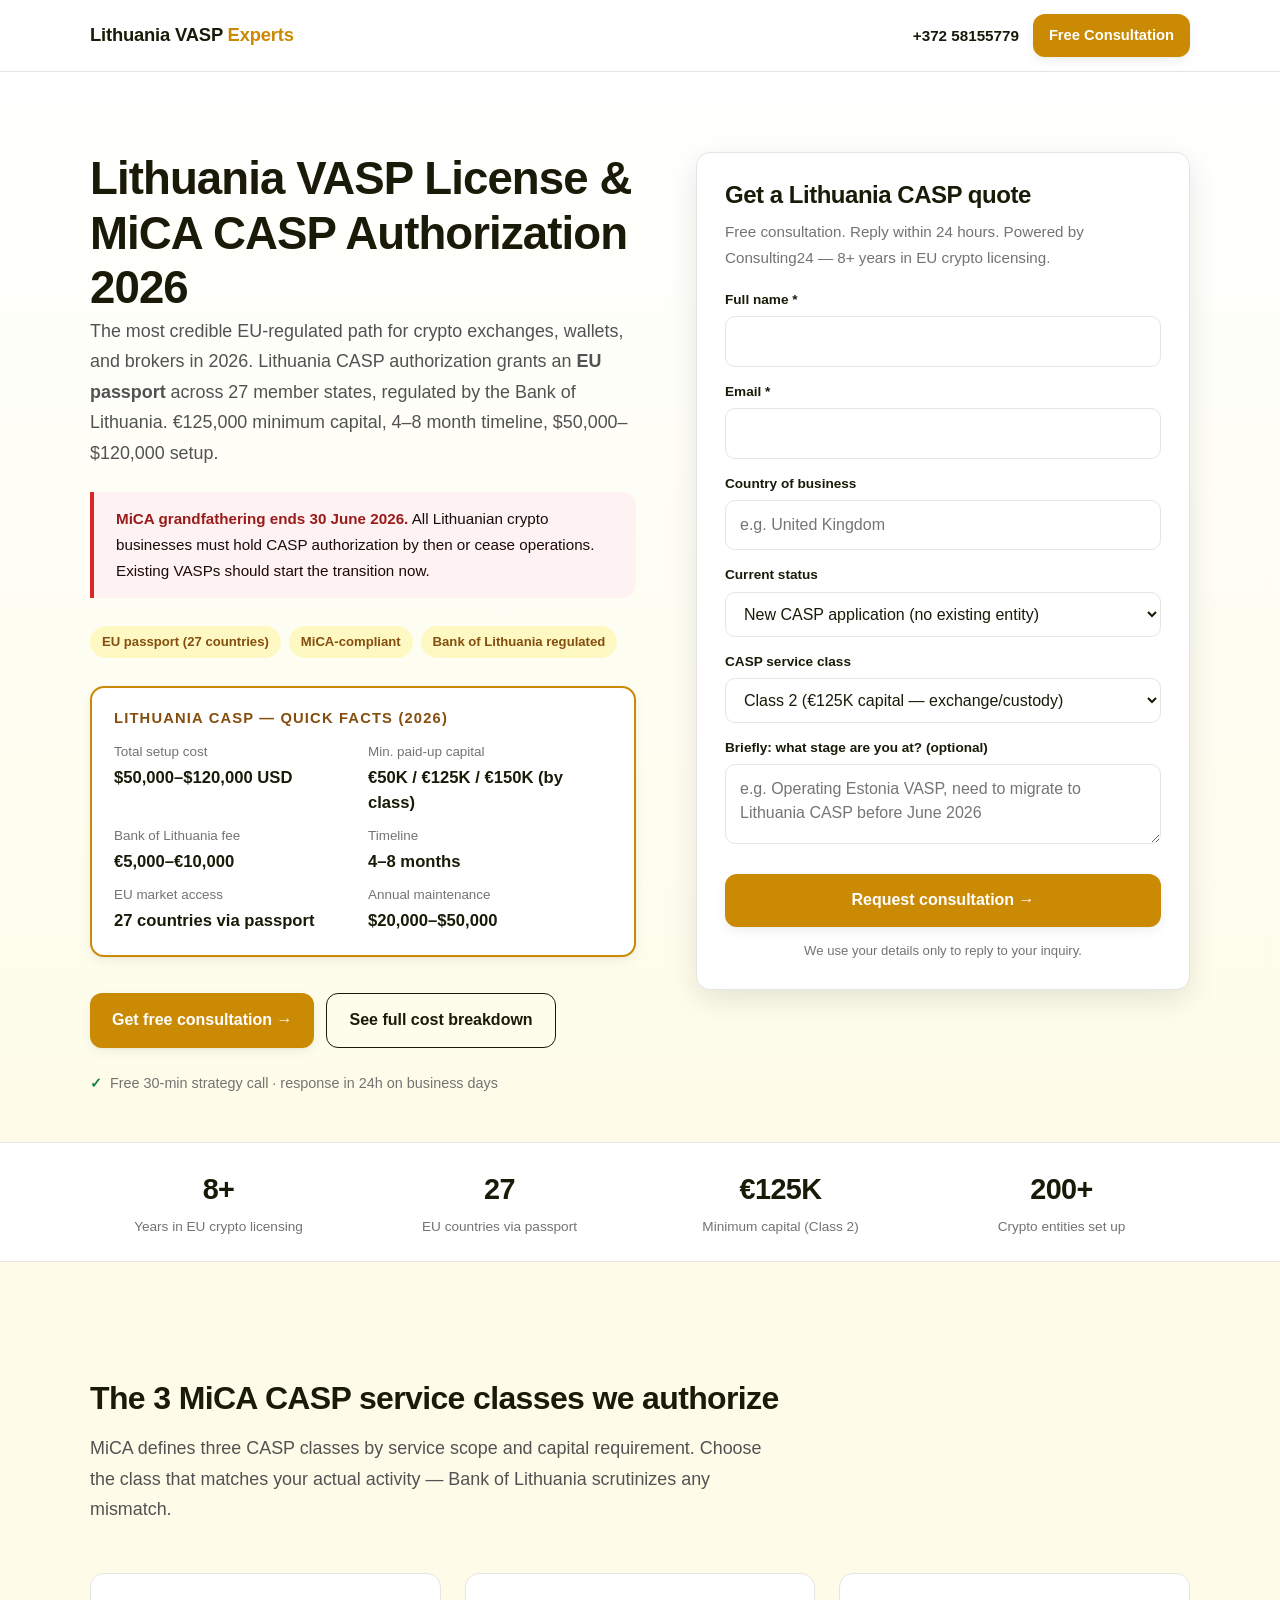
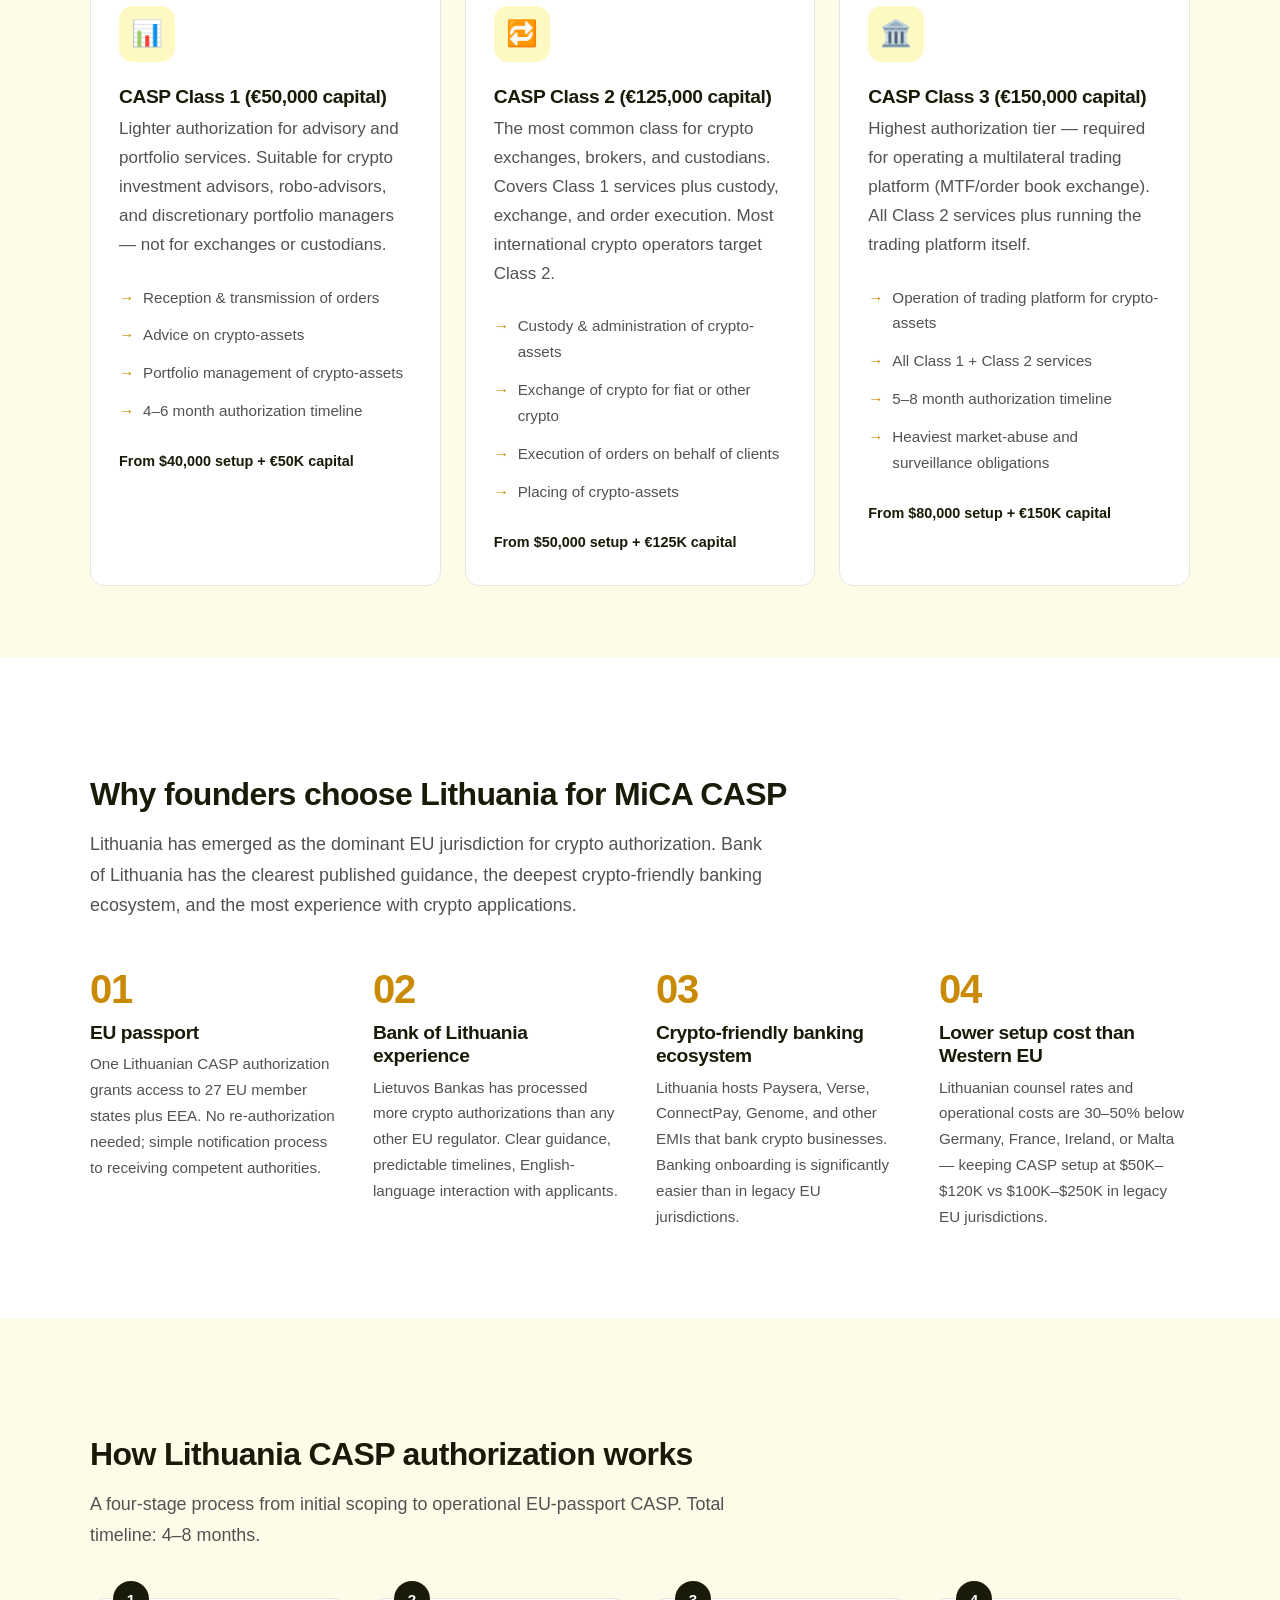
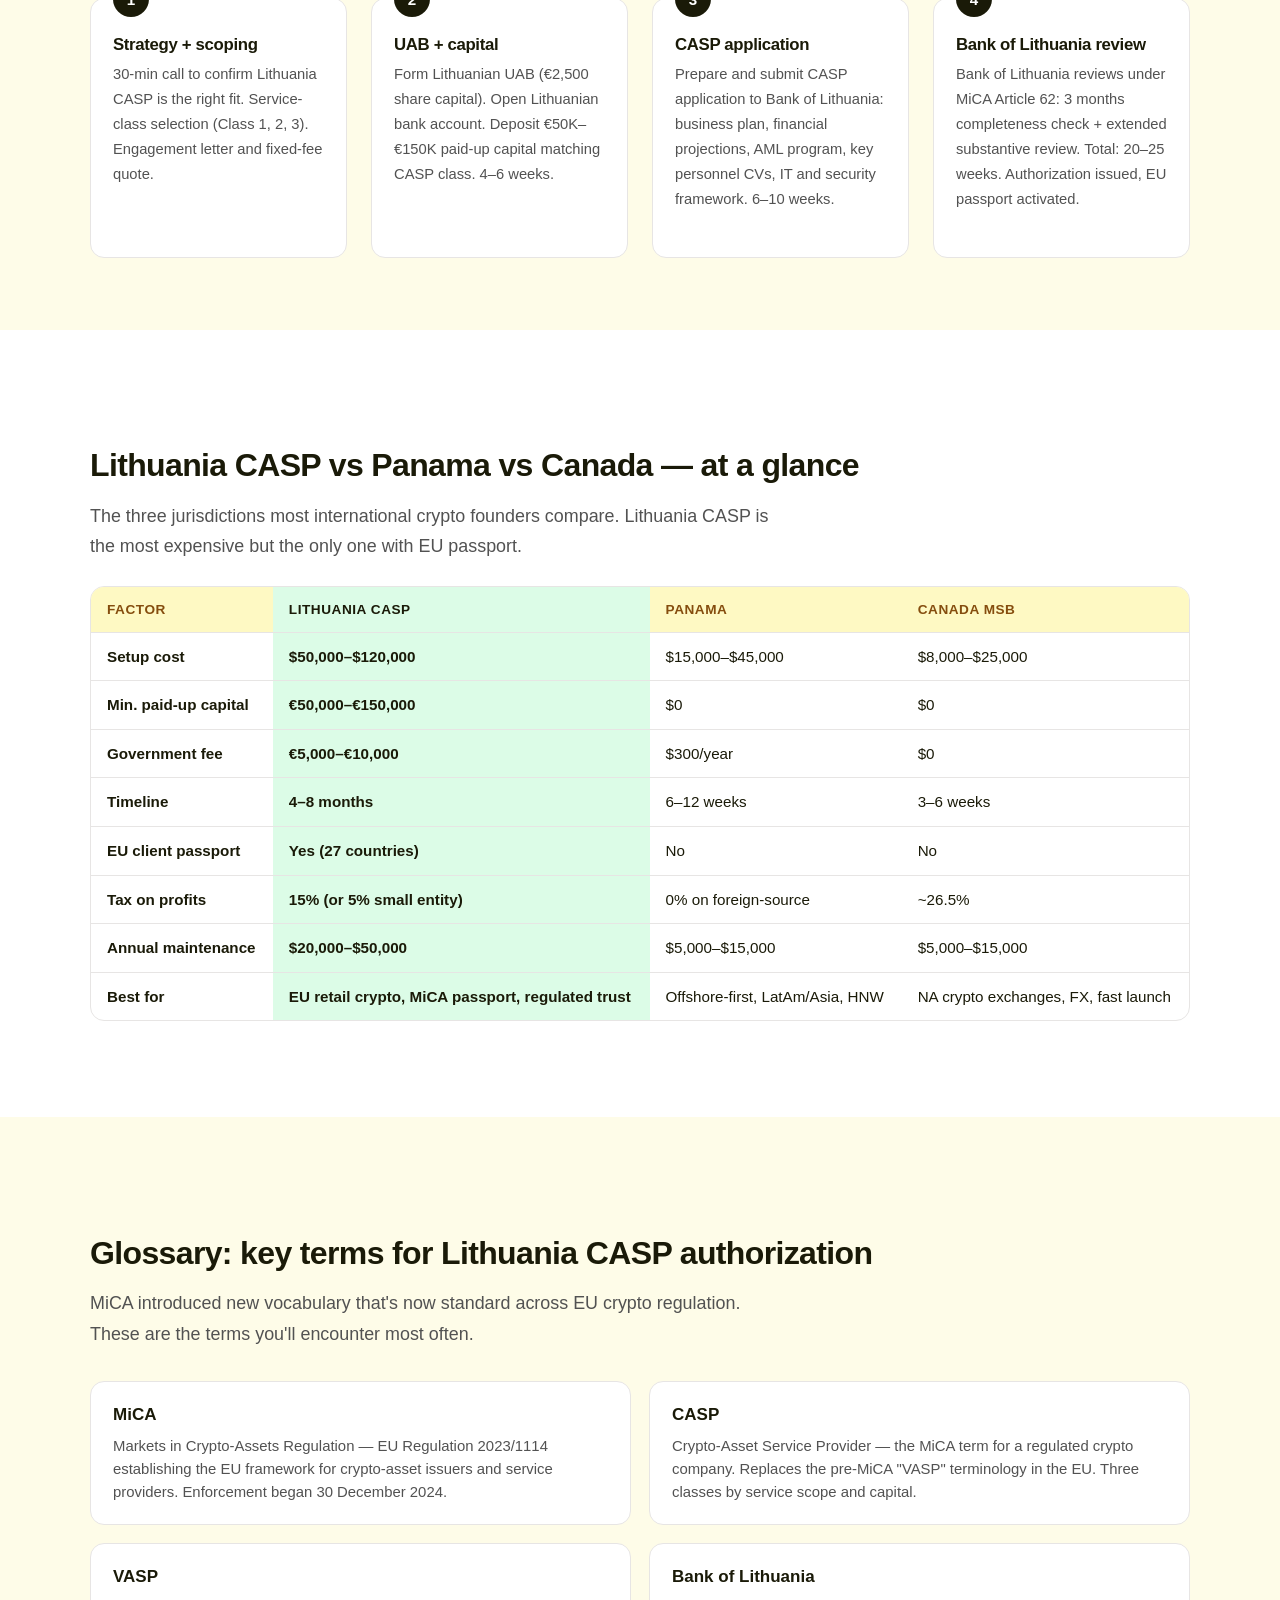
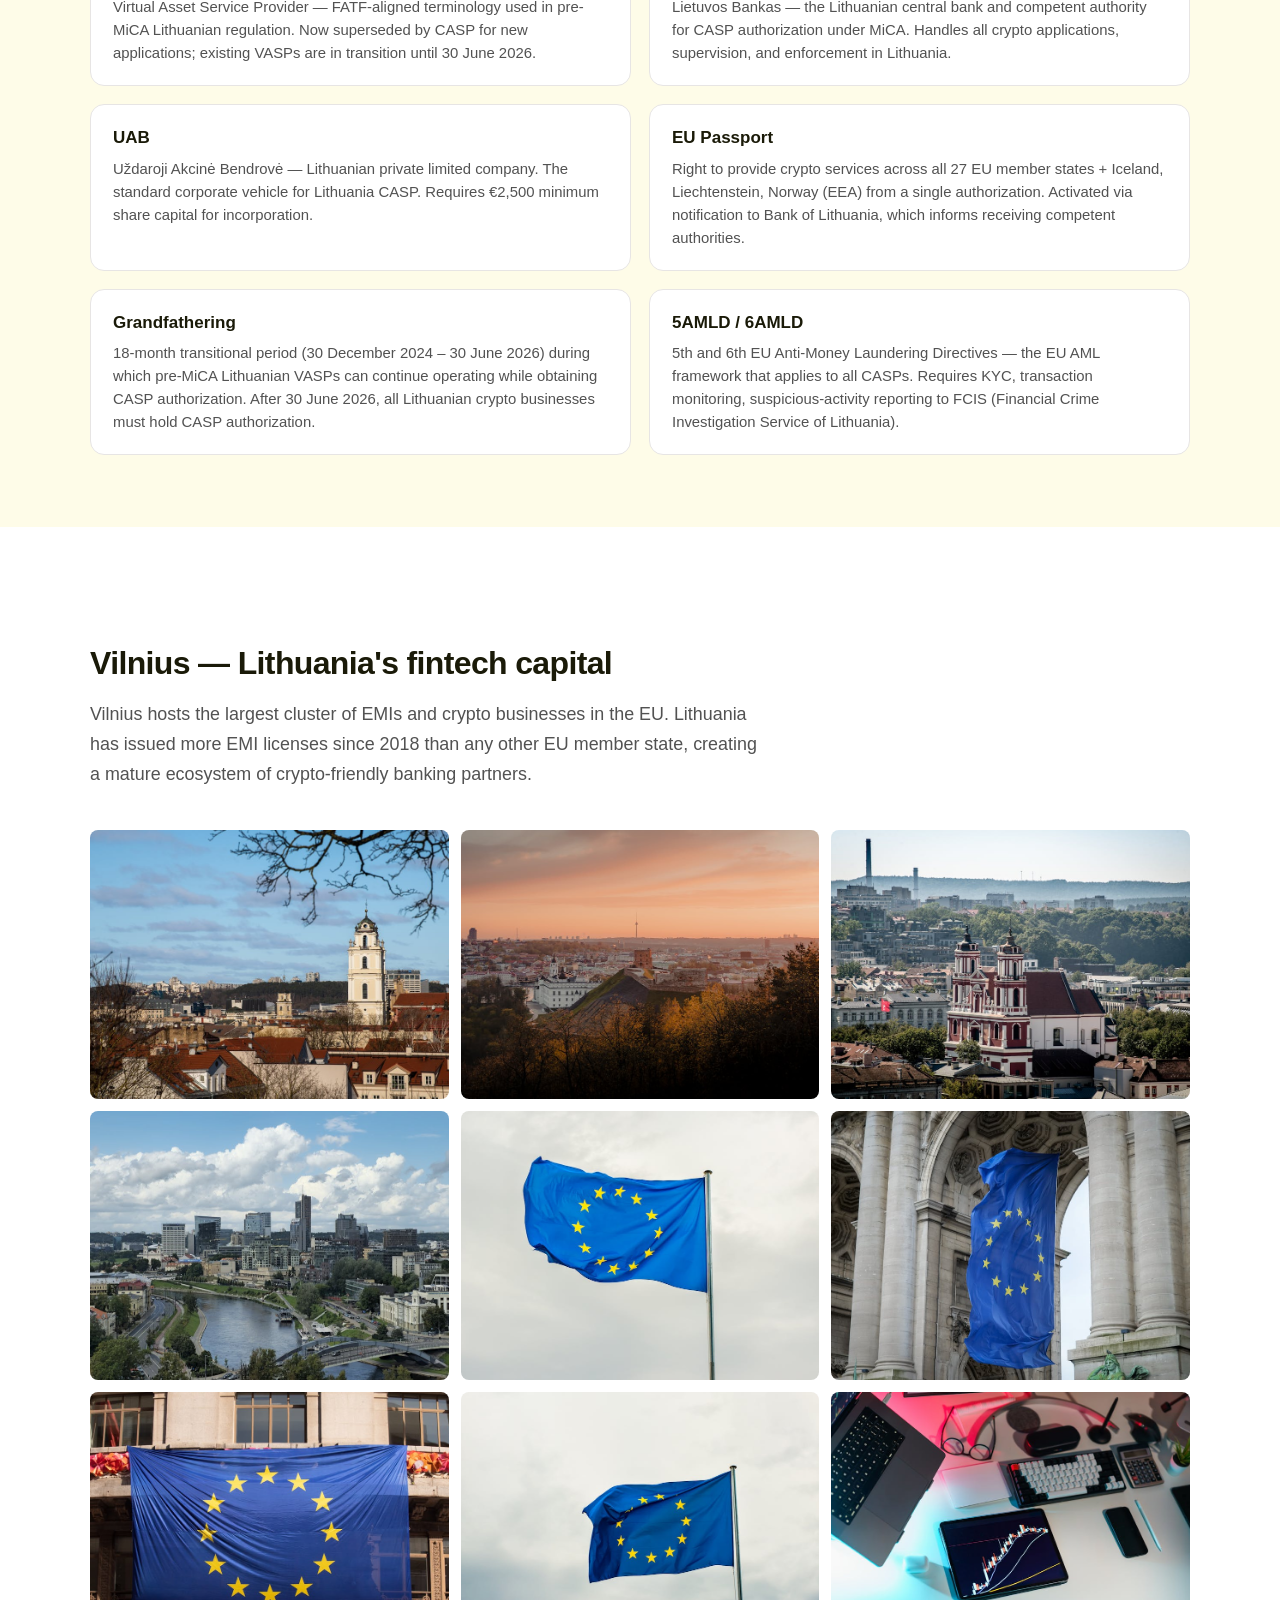
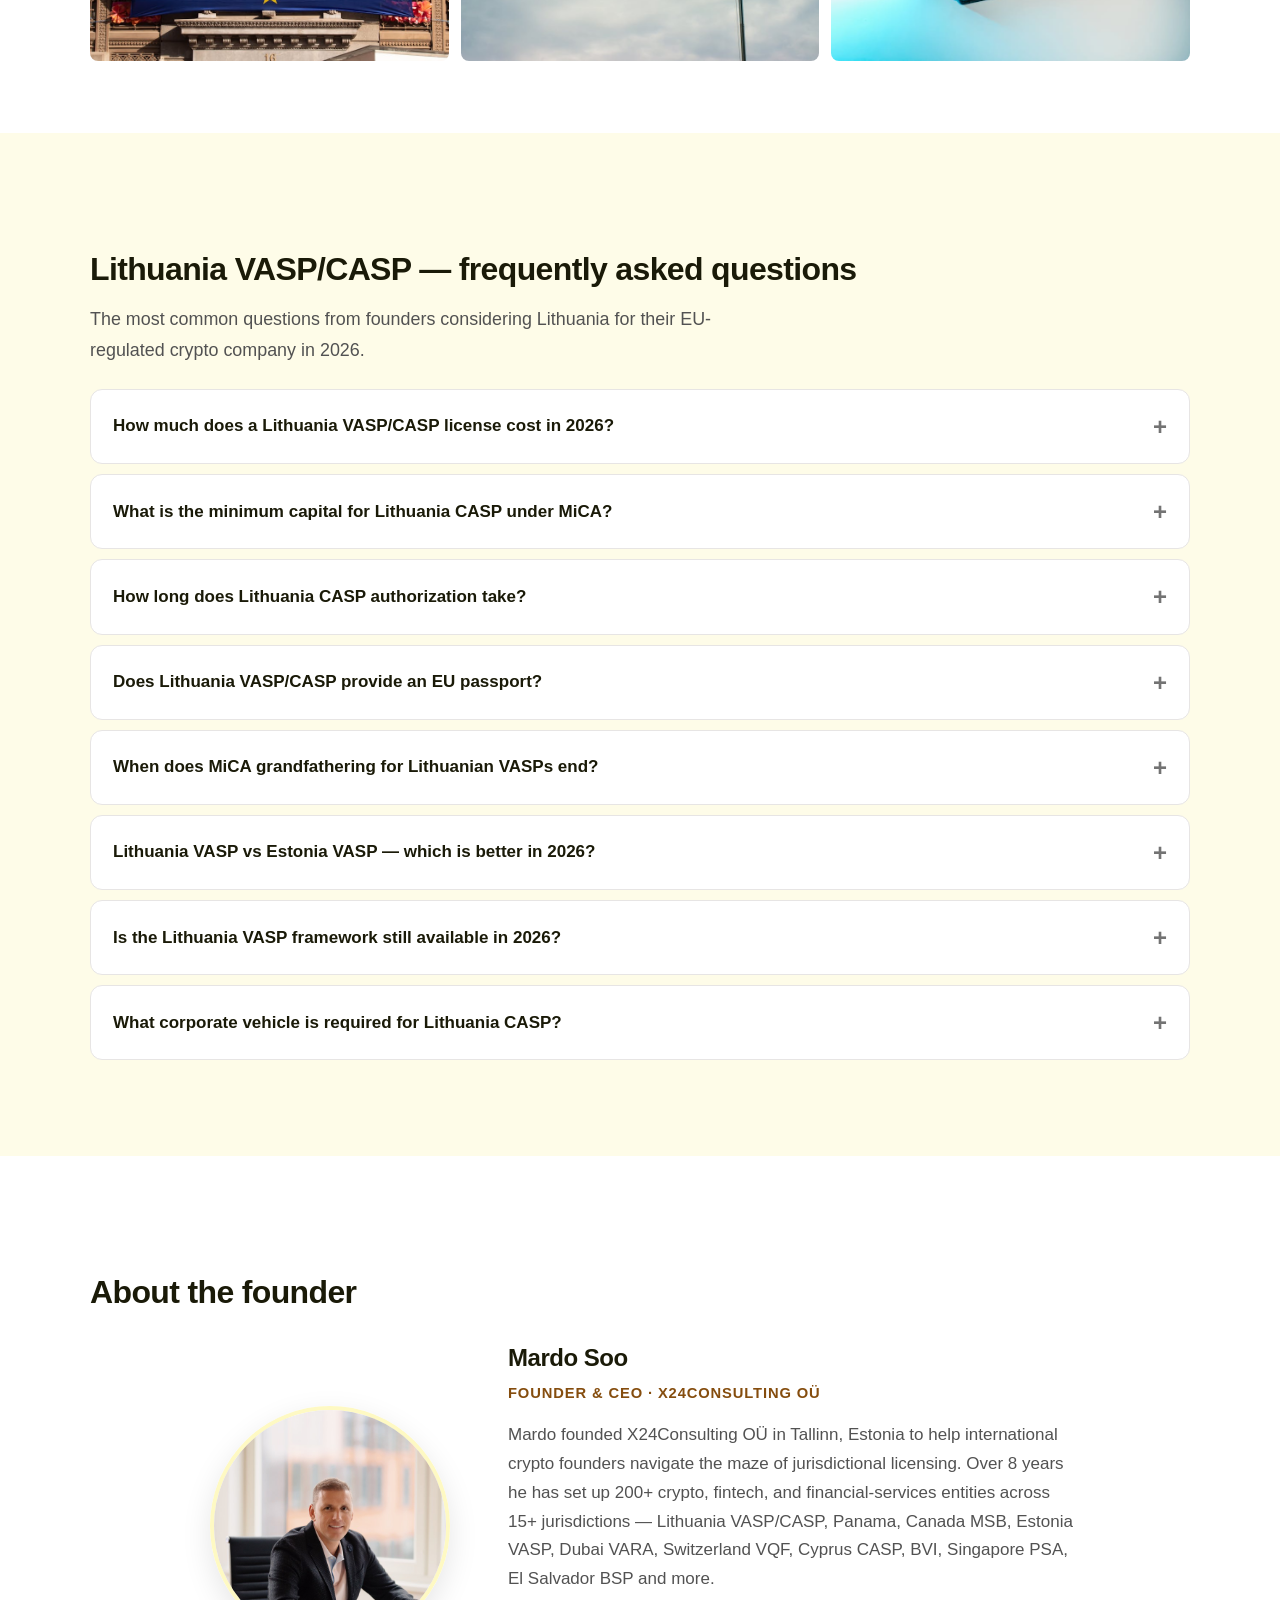
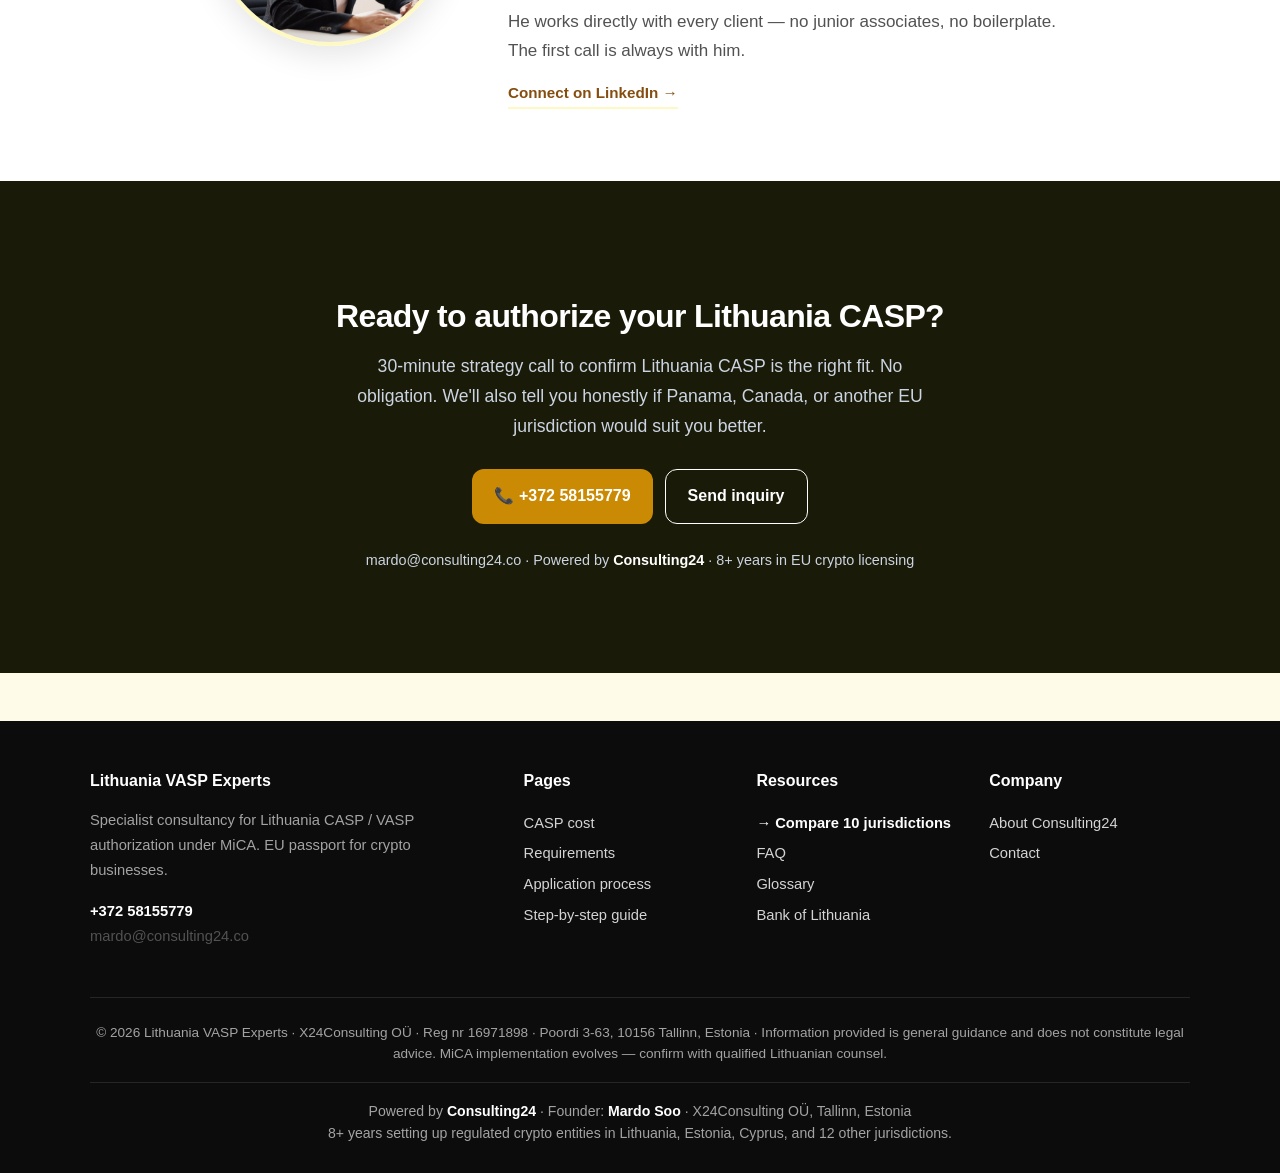
<file: index.html>
<!DOCTYPE html>
<html lang="en">
<head>
  <meta charset="UTF-8">
  <meta name="viewport" content="width=device-width, initial-scale=1.0">
  <title>Lithuania VASP License 2026: MiCA CASP Cost & Requirements Guide</title>
  <meta name="description" content="Complete Lithuania VASP/MiCA CASP authorization guide 2026. €125,000 capital, €5K–€10K Bank of Lithuania fee, 4–8 month timeline, EU passport. Powered by Consulting24.">
  <meta name="robots" content="index, follow, max-snippet:-1, max-image-preview:large">
  <link rel="canonical" href="https://mardo89.github.io/lithuania-vasp-license/">
  <meta property="og:title" content="Lithuania VASP License 2026: MiCA CASP Cost & Requirements Guide">
  <meta property="og:description" content="EU-passport crypto license. €125K capital, $50K–$120K setup, 4–8 months. MiCA-compliant. Powered by Consulting24.">
  <meta property="og:type" content="website">
  <meta property="og:url" content="https://mardo89.github.io/lithuania-vasp-license/">
  <meta property="og:image" content="https://mardo89.github.io/lithuania-vasp-license/og-image.jpg">
  <meta property="og:locale" content="en_GB">

  <script type="application/ld+json">
  {
    "@context": "https://schema.org",
    "@graph": [
      {
        "@type": "ProfessionalService",
        "@id": "https://mardo89.github.io/lithuania-vasp-license/#business",
        "name": "Lithuania VASP Experts",
        "alternateName": "Lithuania CASP MiCA Authorization",
        "description": "Specialist consultancy for Lithuanian VASP and MiCA CASP authorization. Powered by Consulting24 — 8 years setting up regulated crypto entities across the EU.",
        "image": "https://mardo89.github.io/lithuania-vasp-license/og-image.jpg",
        "url": "https://mardo89.github.io/lithuania-vasp-license/",
        "telephone": "+372 58155779",
        "email": "mardo@consulting24.co",
        "parentOrganization": {
          "@type": "Organization",
          "name": "Consulting24",
          "url": "https://consulting24.co/",
          "legalName": "X24Consulting OÜ",
          "identifier": {"@type":"PropertyValue","propertyID":"Estonian Business Register","value":"16971898"},
          "address": {"@type":"PostalAddress","streetAddress":"Poordi 3-63","addressLocality":"Tallinn","postalCode":"10156","addressRegion":"Harju maakond","addressCountry":"EE"}
        },
        "founder": {
          "@type": "Person",
          "name": "Mardo Soo",
          "jobTitle": "CEO",
          "image": "https://mardo89.github.io/lithuania-vasp-license/img/mardo-soo-large.jpg",
          "telephone": "+372 58155779",
          "email": "mardo@consulting24.co",
          "sameAs": ["https://www.linkedin.com/in/mardo-s-00a05ab0/"]
        },
        "legalName": "X24Consulting OÜ",
        "areaServed": [
          {"@type":"Country","name":"Lithuania"},
          {"@type":"Place","name":"European Union"},
          {"@type":"Place","name":"European Economic Area"},
          {"@type":"Place","name":"Worldwide (passport)"}
        ],
        "priceRange": "$$$$",
        "knowsAbout": [
          "Lithuania VASP registration",
          "MiCA CASP authorization Lithuania",
          "Bank of Lithuania crypto regulation",
          "Lithuania UAB formation",
          "EU MiCA compliance",
          "Crypto exchange license EU"
        ],
        "serviceType": "MiCA CASP and VASP authorization consultancy"
      },
      {
        "@type": "Service",
        "name": "Lithuania CASP/VASP Authorization Service",
        "provider": {"@id": "https://mardo89.github.io/lithuania-vasp-license/#business"},
        "areaServed": {"@type":"Country","name":"Lithuania"},
        "hasOfferCatalog": {
          "@type": "OfferCatalog",
          "name": "Lithuania VASP / MiCA CASP services",
          "itemListElement": [
            {"@type":"Offer","itemOffered":{"@type":"Service","name":"MiCA CASP Class 1 authorization (€50,000 capital)"}},
            {"@type":"Offer","itemOffered":{"@type":"Service","name":"MiCA CASP Class 2 authorization (€125,000 capital)"}},
            {"@type":"Offer","itemOffered":{"@type":"Service","name":"MiCA CASP Class 3 authorization (€150,000 capital)"}},
            {"@type":"Offer","itemOffered":{"@type":"Service","name":"VASP-to-CASP transition (grandfathering)"}},
            {"@type":"Offer","itemOffered":{"@type":"Service","name":"Lithuanian UAB formation"}},
            {"@type":"Offer","itemOffered":{"@type":"Service","name":"AML/KYC program (5AMLD/6AMLD compliant)"}},
            {"@type":"Offer","itemOffered":{"@type":"Service","name":"Banking and EMI introductions"}}
          ]
        },
        "offers": {
          "@type": "AggregateOffer",
          "lowPrice": "50000",
          "highPrice": "120000",
          "priceCurrency": "USD",
          "offerCount": "7"
        }
      },
      {
        "@type": "FAQPage",
        "mainEntity": [
          {
            "@type": "Question",
            "name": "How much does a Lithuania VASP/CASP license cost in 2026?",
            "acceptedAnswer": {"@type":"Answer","text":"Lithuania CASP (MiCA) authorization costs $50,000–$120,000 USD in year one all-in: €5,000–€10,000 Bank of Lithuania license fee, €15,000–€30,000 AML/KYC program development, €10,000–€25,000 legal counsel for application, €5,000–€10,000 Lithuanian UAB formation, plus €125,000 minimum paid-up capital that must be deposited (not consumed). Annual maintenance runs $20,000–$50,000."}
          },
          {
            "@type": "Question",
            "name": "What is the minimum capital for Lithuania CASP under MiCA?",
            "acceptedAnswer": {"@type":"Answer","text":"MiCA sets three CASP classes with different capital requirements: Class 1 — €50,000 (reception/transmission of orders, advice, portfolio management); Class 2 — €125,000 (Class 1 + custody, exchange, execution, placement); Class 3 — €150,000 (Class 2 + operation of trading platform). Most international crypto exchanges target Class 2 or Class 3. Capital must be paid up before authorization is granted and maintained throughout operations."}
          },
          {
            "@type": "Question",
            "name": "How long does Lithuania CASP authorization take?",
            "acceptedAnswer": {"@type":"Answer","text":"Lithuania CASP authorization takes 4–8 months end-to-end: 1–2 months for application preparation (UAB formation, AML program, business plan, financial projections), then 20–25 weeks for Bank of Lithuania review under MiCA Article 62 (3 months for completeness check + extended review). Existing Lithuanian VASPs have until 30 June 2026 to transition to CASP under the grandfathering provisions."}
          },
          {
            "@type": "Question",
            "name": "Does Lithuania VASP/CASP provide an EU passport?",
            "acceptedAnswer": {"@type":"Answer","text":"Yes. Once authorized as a CASP under MiCA, a Lithuanian crypto company can passport its services across all 27 EU member states plus Iceland, Liechtenstein, and Norway (EEA). The passport is granted via notification to the Bank of Lithuania, which informs receiving competent authorities. This is the primary value proposition vs Panama or Canada — direct EU market access from a single authorization."}
          },
          {
            "@type": "Question",
            "name": "When does MiCA grandfathering for Lithuanian VASPs end?",
            "acceptedAnswer": {"@type":"Answer","text":"30 June 2026. MiCA enforcement began on 30 December 2024 for CASPs. Lithuanian VASPs registered under the pre-MiCA framework have an 18-month grandfathering period to obtain CASP authorization. After 30 June 2026, all Lithuanian crypto businesses must hold CASP authorization or cease operations. Many Lithuanian VASPs are currently in the transition process."}
          },
          {
            "@type": "Question",
            "name": "Lithuania VASP vs Estonia VASP — which is better in 2026?",
            "acceptedAnswer": {"@type":"Answer","text":"Lithuania has become the dominant Baltic VASP jurisdiction in 2026. Estonia tightened its VASP regime significantly in 2022–2024, requiring expensive in-country substance and triggering many operators to migrate to Lithuania. Estonia still has VASPs, but Lithuania is preferred for new authorizations because of: (1) clearer Bank of Lithuania guidance, (2) more flexible MiCA transition pathway, (3) deeper crypto-friendly banking ecosystem (Paysera, Verse, ConnectPay)."}
          },
          {
            "@type": "Question",
            "name": "Is the Lithuania VASP framework still available in 2026?",
            "acceptedAnswer": {"@type":"Answer","text":"For new authorizations, no — since 30 December 2024, only CASP authorization under MiCA is available for new applicants. The pre-MiCA Lithuania VASP regime is closed to new entrants. Existing Lithuanian VASPs registered before 30 December 2024 can continue under the grandfathering provisions until 30 June 2026, after which they must hold CASP authorization."}
          },
          {
            "@type": "Question",
            "name": "What corporate vehicle is required for Lithuania CASP?",
            "acceptedAnswer": {"@type":"Answer","text":"A Lithuanian UAB (Uždaroji Akcinė Bendrovė — private limited company) is the standard corporate form for Lithuania CASP. UAB requires €2,500 minimum share capital for incorporation, but CASP authorization separately requires €50,000–€150,000 paid-up capital depending on service class. UAB formation takes 1–2 weeks; CASP application is then submitted with the UAB as the applicant."}
          }
        ]
      },
      {
        "@type": "BreadcrumbList",
        "itemListElement": [
          {"@type":"ListItem","position":1,"name":"Home","item":"https://mardo89.github.io/lithuania-vasp-license/"}
        ]
      }
    ]
  }
  </script>

  <link rel="stylesheet" href="styles.css">

  <style>
    .hero{background:linear-gradient(180deg,#fff 0%,var(--bg) 100%);padding-top:48px;padding-bottom:48px}
    @media(min-width:900px){.hero{padding-top:80px}}
    .hero-grid{display:grid;gap:40px;align-items:start}
    @media(min-width:900px){.hero-grid{grid-template-columns:1.05fr .95fr;gap:60px}}
    .badges{display:flex;flex-wrap:wrap;gap:8px;margin:18px 0 28px}
    .badge{background:var(--accent-soft);color:var(--accent-dark);font-size:.82rem;font-weight:600;padding:6px 12px;border-radius:999px}
    .cta-row{display:flex;flex-wrap:wrap;gap:12px;margin-bottom:24px}
    .reassurance{font-size:.9rem;color:var(--muted);display:flex;align-items:center;gap:8px}
    .reassurance::before{content:"✓";color:var(--success);font-weight:700}
    .form-card{background:#fff;border-radius:var(--radius);padding:28px;box-shadow:var(--shadow-lg);border:1px solid var(--line)}
    .form-card h2{font-size:1.5rem;margin-bottom:.4em;margin-top:0}
    .form-card .sub{color:var(--muted);font-size:.95rem;margin-bottom:18px}
    .field{margin-bottom:14px}
    .field label{display:block;font-weight:600;font-size:.85rem;color:var(--ink);margin-bottom:6px}
    .field input,.field select,.field textarea{width:100%;padding:12px 14px;border:1.5px solid var(--line);border-radius:10px;font:inherit;font-size:1rem;background:#fff;color:var(--ink);transition:border-color .15s,box-shadow .15s}
    .field input:focus,.field select:focus,.field textarea:focus{outline:0;border-color:var(--accent);box-shadow:0 0 0 4px var(--accent-soft)}
    .field textarea{resize:vertical;min-height:80px}
    .form-card .btn{width:100%;margin-top:8px}
    .form-foot{margin-top:14px;font-size:.82rem;color:var(--muted);text-align:center}
    .trust{background:var(--surface);border-block:1px solid var(--line);padding:24px 0}
    .trust-grid{display:grid;grid-template-columns:repeat(2,1fr);gap:24px;text-align:center}
    @media(min-width:760px){.trust-grid{grid-template-columns:repeat(4,1fr)}}
    .trust-item .num{font-size:1.8rem;font-weight:800;color:var(--ink);letter-spacing:-.02em}
    .trust-item .lbl{font-size:.85rem;color:var(--muted);margin-top:4px}
    .services-grid{display:grid;gap:24px;margin-top:48px}
    @media(min-width:760px){.services-grid{grid-template-columns:repeat(3,1fr)}}
    .service{background:var(--surface);border:1px solid var(--line);border-radius:var(--radius);padding:32px 28px;transition:transform .15s,box-shadow .15s}
    .service:hover{transform:translateY(-2px);box-shadow:var(--shadow-lg)}
    .service .icon{width:56px;height:56px;background:var(--accent-soft);color:var(--accent-dark);border-radius:14px;display:grid;place-items:center;font-size:1.6rem;margin-bottom:18px}
    .service ul{list-style:none;margin-top:14px;padding-left:0}
    .service ul li{font-size:.95rem;color:var(--ink-2);padding:6px 0 6px 24px;position:relative;margin-bottom:0}
    .service ul li::before{content:"→";position:absolute;left:0;color:var(--accent);font-weight:700}
    .service .price{margin-top:18px;font-weight:600;color:var(--ink);font-size:.9rem}
    .why{background:var(--surface)}
    .why-grid{display:grid;gap:32px;margin-top:48px}
    @media(min-width:760px){.why-grid{grid-template-columns:repeat(2,1fr)}}
    @media(min-width:1000px){.why-grid{grid-template-columns:repeat(4,1fr)}}
    .why-item .num{font-size:2.5rem;font-weight:800;color:var(--accent);letter-spacing:-.03em;line-height:1}
    .why-item h3{margin-top:12px}
    .why-item p{font-size:.95rem;margin-top:6px}
    .steps{display:grid;gap:24px;margin-top:48px;counter-reset:step}
    @media(min-width:760px){.steps{grid-template-columns:repeat(4,1fr)}}
    .step{position:relative;padding:28px 22px;background:var(--surface);border:1px solid var(--line);border-radius:var(--radius);counter-increment:step}
    .step::before{content:counter(step);position:absolute;top:-18px;left:22px;width:36px;height:36px;background:var(--ink);color:#fff;border-radius:50%;display:grid;place-items:center;font-weight:800;font-size:.95rem}
    .step h3{margin-top:8px;font-size:1.05rem}
    .step p{font-size:.92rem;margin-top:6px}
    .glossary{background:var(--bg)}
    .glossary-grid{display:grid;gap:18px;margin-top:32px}
    @media(min-width:760px){.glossary-grid{grid-template-columns:repeat(2,1fr)}}
    .glossary-item{background:#fff;padding:20px 22px;border-radius:var(--radius);border:1px solid var(--line)}
    .glossary-item dt{font-weight:700;color:var(--ink);margin-bottom:6px}
    .glossary-item dd{font-size:.93rem;color:var(--ink-2)}
    .gallery{background:var(--surface)}
    .gallery-grid{display:grid;grid-template-columns:repeat(2,1fr);gap:8px;margin-top:40px}
    @media(min-width:760px){.gallery-grid{grid-template-columns:repeat(3,1fr);gap:12px}}
    .gallery-grid img{aspect-ratio:4/3;width:100%;object-fit:cover;border-radius:8px;display:block}
    .cta-final{background:var(--ink);color:#fff;text-align:center}
    .cta-final h2{color:#fff}
    .cta-final p{color:#cbd5e1;font-size:1.1rem;max-width:600px;margin:12px auto 28px}
    .cta-final .cta-row{justify-content:center}
    .cta-final .btn-secondary{background:var(--accent);color:#fff}
    .cta-final .btn-secondary:hover{background:var(--accent-dark)}
    .cta-final .btn-ghost{color:#fff;border-color:#fff}
    .cta-final .btn-ghost:hover{background:#fff;color:var(--ink)}
    .alert-banner{background:#fef2f2;border-left:4px solid #dc2626;padding:14px 22px;border-radius:0 var(--radius) var(--radius) 0;margin:0 0 28px}
    .alert-banner strong{color:#991b1b}
    .alert-banner p{color:#1c0a0a;margin:0;font-size:.95rem}
  
    .founder-section{background:var(--surface)}
    .founder-card{display:grid;gap:32px;align-items:center;max-width:880px;margin:32px auto 0}
    @media(min-width:760px){.founder-card{grid-template-columns:260px 1fr;gap:48px}}
    .founder-card img{width:240px;height:240px;border-radius:50%;object-fit:cover;border:4px solid var(--accent-soft);justify-self:center;box-shadow:var(--shadow-lg)}
    .founder-card h3{margin-top:0;font-size:1.5rem;letter-spacing:-.02em}
    .founder-card .role{color:var(--accent-dark);font-weight:700;margin-bottom:16px;font-size:.92rem;text-transform:uppercase;letter-spacing:.06em}
    .founder-card p{margin-bottom:14px;line-height:1.7}
    .founder-card a.linkedin{display:inline-flex;align-items:center;gap:6px;color:var(--accent-dark);font-weight:700;font-size:.95rem;border-bottom:2px solid var(--accent-soft);padding-bottom:2px}
    .founder-card a.linkedin:hover{border-color:var(--accent-dark);text-decoration:none}
</style>
</head>
<body>

<header class="top">
  <div class="top-inner">
    <a href="/lithuania-vasp-license/" class="brand">Lithuania VASP <span>Experts</span></a>
    <div class="top-cta">
      <a href="tel:+37258155779" class="top-phone">+372 58155779</a>
      <a href="#contact" class="btn btn-primary" style="padding:10px 16px;min-height:auto;font-size:.92rem">Free Consultation</a>
    </div>
  </div>
</header>

<section class="hero">
  <div class="wrap">
    <div class="hero-grid">
      <div>
        <h1>Lithuania VASP License & MiCA CASP Authorization 2026</h1>
        <p class="lead">The most credible EU-regulated path for crypto exchanges, wallets, and brokers in 2026. Lithuania CASP authorization grants an <strong>EU passport</strong> across 27 member states, regulated by the Bank of Lithuania. €125,000 minimum capital, 4–8 month timeline, $50,000–$120,000 setup.</p>

        <div class="alert-banner">
          <p><strong>MiCA grandfathering ends 30 June 2026.</strong> All Lithuanian crypto businesses must hold CASP authorization by then or cease operations. Existing VASPs should start the transition now.</p>
        </div>

        <div class="badges">
          <span class="badge">EU passport (27 countries)</span>
          <span class="badge">MiCA-compliant</span>
          <span class="badge">Bank of Lithuania regulated</span>
        </div>

        <aside class="quickfacts" aria-label="Lithuania CASP quick facts">
          <h3>Lithuania CASP — quick facts (2026)</h3>
          <dl>
            <div><dt>Total setup cost</dt><dd>$50,000–$120,000 USD</dd></div>
            <div><dt>Min. paid-up capital</dt><dd>€50K / €125K / €150K (by class)</dd></div>
            <div><dt>Bank of Lithuania fee</dt><dd>€5,000–€10,000</dd></div>
            <div><dt>Timeline</dt><dd>4–8 months</dd></div>
            <div><dt>EU market access</dt><dd>27 countries via passport</dd></div>
            <div><dt>Annual maintenance</dt><dd>$20,000–$50,000</dd></div>
          </dl>
        </aside>

        <div class="cta-row">
          <a href="#contact" class="btn btn-primary">Get free consultation →</a>
          <a href="/lithuania-vasp-license/cost/" class="btn btn-ghost">See full cost breakdown</a>
        </div>

        <div class="reassurance">Free 30-min strategy call · response in 24h on business days</div>
      </div>

      <div class="form-card" id="contact-top">
        <h2>Get a Lithuania CASP quote</h2>
        <p class="sub">Free consultation. Reply within 24 hours. Powered by Consulting24 — 8+ years in EU crypto licensing.</p>

        <form action="#" method="post">
          <div class="field">
            <label for="name">Full name *</label>
            <input id="name" name="name" required autocomplete="name">
          </div>
          <div class="field">
            <label for="email">Email *</label>
            <input id="email" name="email" type="email" required autocomplete="email">
          </div>
          <div class="field">
            <label for="country">Country of business</label>
            <input id="country" name="country" autocomplete="country-name" placeholder="e.g. United Kingdom">
          </div>
          <div class="field">
            <label for="status">Current status</label>
            <select id="status" name="status">
              <option>New CASP application (no existing entity)</option>
              <option>Existing Lithuanian VASP — transitioning to CASP</option>
              <option>Existing CASP elsewhere — looking to passport from Lithuania</option>
              <option>Migrating from Estonia VASP</option>
              <option>Not sure — need advice</option>
            </select>
          </div>
          <div class="field">
            <label for="class">CASP service class</label>
            <select id="class" name="class">
              <option>Class 2 (€125K capital — exchange/custody)</option>
              <option>Class 3 (€150K capital — trading platform)</option>
              <option>Class 1 (€50K capital — advice/portfolio)</option>
              <option>Not sure — need advice</option>
            </select>
          </div>
          <div class="field">
            <label for="message">Briefly: what stage are you at? (optional)</label>
            <textarea id="message" name="message" placeholder="e.g. Operating Estonia VASP, need to migrate to Lithuania CASP before June 2026"></textarea>
          </div>
          <button type="submit" class="btn btn-primary">Request consultation →</button>
          <div class="form-foot">We use your details only to reply to your inquiry.</div>
        </form>
      </div>
    </div>
  </div>
</section>

<div class="trust">
  <div class="wrap">
    <div class="trust-grid">
      <div class="trust-item"><div class="num">8+</div><div class="lbl">Years in EU crypto licensing</div></div>
      <div class="trust-item"><div class="num">27</div><div class="lbl">EU countries via passport</div></div>
      <div class="trust-item"><div class="num">€125K</div><div class="lbl">Minimum capital (Class 2)</div></div>
      <div class="trust-item"><div class="num">200+</div><div class="lbl">Crypto entities set up</div></div>
    </div>
  </div>
</div>

<section id="services">
  <div class="wrap">
    <h2>The 3 MiCA CASP service classes we authorize</h2>
    <p class="lead">MiCA defines three CASP classes by service scope and capital requirement. Choose the class that matches your actual activity — Bank of Lithuania scrutinizes any mismatch.</p>

    <div class="services-grid">
      <article class="service">
        <div class="icon">📊</div>
        <h3>CASP Class 1 (€50,000 capital)</h3>
        <p>Lighter authorization for advisory and portfolio services. Suitable for crypto investment advisors, robo-advisors, and discretionary portfolio managers — not for exchanges or custodians.</p>
        <ul>
          <li>Reception & transmission of orders</li>
          <li>Advice on crypto-assets</li>
          <li>Portfolio management of crypto-assets</li>
          <li>4–6 month authorization timeline</li>
        </ul>
        <div class="price">From $40,000 setup + €50K capital</div>
      </article>

      <article class="service">
        <div class="icon">🔁</div>
        <h3>CASP Class 2 (€125,000 capital)</h3>
        <p>The most common class for crypto exchanges, brokers, and custodians. Covers Class 1 services plus custody, exchange, and order execution. Most international crypto operators target Class 2.</p>
        <ul>
          <li>Custody & administration of crypto-assets</li>
          <li>Exchange of crypto for fiat or other crypto</li>
          <li>Execution of orders on behalf of clients</li>
          <li>Placing of crypto-assets</li>
        </ul>
        <div class="price">From $50,000 setup + €125K capital</div>
      </article>

      <article class="service">
        <div class="icon">🏛️</div>
        <h3>CASP Class 3 (€150,000 capital)</h3>
        <p>Highest authorization tier — required for operating a multilateral trading platform (MTF/order book exchange). All Class 2 services plus running the trading platform itself.</p>
        <ul>
          <li>Operation of trading platform for crypto-assets</li>
          <li>All Class 1 + Class 2 services</li>
          <li>5–8 month authorization timeline</li>
          <li>Heaviest market-abuse and surveillance obligations</li>
        </ul>
        <div class="price">From $80,000 setup + €150K capital</div>
      </article>
    </div>
  </div>
</section>

<section class="why">
  <div class="wrap">
    <h2>Why founders choose Lithuania for MiCA CASP</h2>
    <p class="lead">Lithuania has emerged as the dominant EU jurisdiction for crypto authorization. Bank of Lithuania has the clearest published guidance, the deepest crypto-friendly banking ecosystem, and the most experience with crypto applications.</p>

    <div class="why-grid">
      <div class="why-item">
        <div class="num">01</div>
        <h3>EU passport</h3>
        <p>One Lithuanian CASP authorization grants access to 27 EU member states plus EEA. No re-authorization needed; simple notification process to receiving competent authorities.</p>
      </div>
      <div class="why-item">
        <div class="num">02</div>
        <h3>Bank of Lithuania experience</h3>
        <p>Lietuvos Bankas has processed more crypto authorizations than any other EU regulator. Clear guidance, predictable timelines, English-language interaction with applicants.</p>
      </div>
      <div class="why-item">
        <div class="num">03</div>
        <h3>Crypto-friendly banking ecosystem</h3>
        <p>Lithuania hosts Paysera, Verse, ConnectPay, Genome, and other EMIs that bank crypto businesses. Banking onboarding is significantly easier than in legacy EU jurisdictions.</p>
      </div>
      <div class="why-item">
        <div class="num">04</div>
        <h3>Lower setup cost than Western EU</h3>
        <p>Lithuanian counsel rates and operational costs are 30–50% below Germany, France, Ireland, or Malta — keeping CASP setup at $50K–$120K vs $100K–$250K in legacy EU jurisdictions.</p>
      </div>
    </div>
  </div>
</section>

<section>
  <div class="wrap">
    <h2>How Lithuania CASP authorization works</h2>
    <p class="lead">A four-stage process from initial scoping to operational EU-passport CASP. Total timeline: 4–8 months.</p>

    <div class="steps">
      <div class="step">
        <h3>Strategy + scoping</h3>
        <p>30-min call to confirm Lithuania CASP is the right fit. Service-class selection (Class 1, 2, 3). Engagement letter and fixed-fee quote.</p>
      </div>
      <div class="step">
        <h3>UAB + capital</h3>
        <p>Form Lithuanian UAB (€2,500 share capital). Open Lithuanian bank account. Deposit €50K–€150K paid-up capital matching CASP class. 4–6 weeks.</p>
      </div>
      <div class="step">
        <h3>CASP application</h3>
        <p>Prepare and submit CASP application to Bank of Lithuania: business plan, financial projections, AML program, key personnel CVs, IT and security framework. 6–10 weeks.</p>
      </div>
      <div class="step">
        <h3>Bank of Lithuania review</h3>
        <p>Bank of Lithuania reviews under MiCA Article 62: 3 months completeness check + extended substantive review. Total: 20–25 weeks. Authorization issued, EU passport activated.</p>
      </div>
    </div>
  </div>
</section>

<section style="background:var(--surface)">
  <div class="wrap">
    <h2>Lithuania CASP vs Panama vs Canada — at a glance</h2>
    <p class="lead">The three jurisdictions most international crypto founders compare. Lithuania CASP is the most expensive but the only one with EU passport.</p>

    <div class="t-wrap">
      <table>
        <thead>
          <tr>
            <th>Factor</th>
            <th class="hl">Lithuania CASP</th>
            <th>Panama</th>
            <th>Canada MSB</th>
          </tr>
        </thead>
        <tbody>
          <tr>
            <td><strong>Setup cost</strong></td>
            <td class="hl">$50,000–$120,000</td>
            <td>$15,000–$45,000</td>
            <td>$8,000–$25,000</td>
          </tr>
          <tr>
            <td><strong>Min. paid-up capital</strong></td>
            <td class="hl">€50,000–€150,000</td>
            <td>$0</td>
            <td>$0</td>
          </tr>
          <tr>
            <td><strong>Government fee</strong></td>
            <td class="hl">€5,000–€10,000</td>
            <td>$300/year</td>
            <td>$0</td>
          </tr>
          <tr>
            <td><strong>Timeline</strong></td>
            <td class="hl">4–8 months</td>
            <td>6–12 weeks</td>
            <td>3–6 weeks</td>
          </tr>
          <tr>
            <td><strong>EU client passport</strong></td>
            <td class="hl">Yes (27 countries)</td>
            <td>No</td>
            <td>No</td>
          </tr>
          <tr>
            <td><strong>Tax on profits</strong></td>
            <td class="hl">15% (or 5% small entity)</td>
            <td>0% on foreign-source</td>
            <td>~26.5%</td>
          </tr>
          <tr>
            <td><strong>Annual maintenance</strong></td>
            <td class="hl">$20,000–$50,000</td>
            <td>$5,000–$15,000</td>
            <td>$5,000–$15,000</td>
          </tr>
          <tr>
            <td><strong>Best for</strong></td>
            <td class="hl">EU retail crypto, MiCA passport, regulated trust</td>
            <td>Offshore-first, LatAm/Asia, HNW</td>
            <td>NA crypto exchanges, FX, fast launch</td>
          </tr>
        </tbody>
      </table>
    </div>
  </div>
</section>

<section class="glossary" id="glossary">
  <div class="wrap">
    <h2>Glossary: key terms for Lithuania CASP authorization</h2>
    <p class="lead">MiCA introduced new vocabulary that's now standard across EU crypto regulation. These are the terms you'll encounter most often.</p>

    <dl class="glossary-grid">
      <div class="glossary-item">
        <dt>MiCA</dt>
        <dd>Markets in Crypto-Assets Regulation — EU Regulation 2023/1114 establishing the EU framework for crypto-asset issuers and service providers. Enforcement began 30 December 2024.</dd>
      </div>
      <div class="glossary-item">
        <dt>CASP</dt>
        <dd>Crypto-Asset Service Provider — the MiCA term for a regulated crypto company. Replaces the pre-MiCA "VASP" terminology in the EU. Three classes by service scope and capital.</dd>
      </div>
      <div class="glossary-item">
        <dt>VASP</dt>
        <dd>Virtual Asset Service Provider — FATF-aligned terminology used in pre-MiCA Lithuanian regulation. Now superseded by CASP for new applications; existing VASPs are in transition until 30 June 2026.</dd>
      </div>
      <div class="glossary-item">
        <dt>Bank of Lithuania</dt>
        <dd>Lietuvos Bankas — the Lithuanian central bank and competent authority for CASP authorization under MiCA. Handles all crypto applications, supervision, and enforcement in Lithuania.</dd>
      </div>
      <div class="glossary-item">
        <dt>UAB</dt>
        <dd>Uždaroji Akcinė Bendrovė — Lithuanian private limited company. The standard corporate vehicle for Lithuania CASP. Requires €2,500 minimum share capital for incorporation.</dd>
      </div>
      <div class="glossary-item">
        <dt>EU Passport</dt>
        <dd>Right to provide crypto services across all 27 EU member states + Iceland, Liechtenstein, Norway (EEA) from a single authorization. Activated via notification to Bank of Lithuania, which informs receiving competent authorities.</dd>
      </div>
      <div class="glossary-item">
        <dt>Grandfathering</dt>
        <dd>18-month transitional period (30 December 2024 – 30 June 2026) during which pre-MiCA Lithuanian VASPs can continue operating while obtaining CASP authorization. After 30 June 2026, all Lithuanian crypto businesses must hold CASP authorization.</dd>
      </div>
      <div class="glossary-item">
        <dt>5AMLD / 6AMLD</dt>
        <dd>5th and 6th EU Anti-Money Laundering Directives — the EU AML framework that applies to all CASPs. Requires KYC, transaction monitoring, suspicious-activity reporting to FCIS (Financial Crime Investigation Service of Lithuania).</dd>
      </div>
    </dl>
  </div>
</section>

<section class="gallery">
  <div class="wrap">
    <h2>Vilnius — Lithuania's fintech capital</h2>
    <p class="lead">Vilnius hosts the largest cluster of EMIs and crypto businesses in the EU. Lithuania has issued more EMI licenses since 2018 than any other EU member state, creating a mature ecosystem of crypto-friendly banking partners.</p>
    <div class="gallery-grid">
      <img src="img/gallery-01.jpg" alt="Vilnius old town and modern skyline" loading="lazy">
      <img src="img/gallery-02.jpg" alt="Modern fintech office in Vilnius" loading="lazy">
      <img src="img/gallery-03.jpg" alt="Lithuanian business district" loading="lazy">
      <img src="img/gallery-04.jpg" alt="Business meeting in modern Lithuanian office" loading="lazy">
      <img src="img/gallery-05.jpg" alt="Vilnius cathedral and old town" loading="lazy">
      <img src="img/gallery-06.jpg" alt="MiCA regulation and EU compliance" loading="lazy">
      <img src="img/gallery-07.jpg" alt="European financial markets" loading="lazy">
      <img src="img/gallery-08.jpg" alt="Crypto exchange and EU passport concept" loading="lazy">
      <img src="img/gallery-09.jpg" alt="International payment networks Lithuania" loading="lazy">
    </div>
  </div>
</section>

<section id="faq">
  <div class="wrap">
    <h2>Lithuania VASP/CASP — frequently asked questions</h2>
    <p class="lead">The most common questions from founders considering Lithuania for their EU-regulated crypto company in 2026.</p>

    <div class="faq">
      <details>
        <summary>How much does a Lithuania VASP/CASP license cost in 2026?</summary>
        <p>Lithuania CASP (MiCA) authorization costs <strong>$50,000–$120,000</strong> in year one all-in: €5,000–€10,000 Bank of Lithuania license fee, €15,000–€30,000 AML/KYC program development, €10,000–€25,000 legal counsel for application, €5,000–€10,000 Lithuanian UAB formation, plus <strong>€125,000 minimum paid-up capital</strong> that must be deposited (not consumed). Annual maintenance runs $20,000–$50,000. <a href="/lithuania-vasp-license/cost/">Full cost breakdown →</a></p>
      </details>
      <details>
        <summary>What is the minimum capital for Lithuania CASP under MiCA?</summary>
        <p>MiCA sets three CASP classes with different capital requirements: <strong>Class 1 — €50,000</strong> (advice, portfolio management); <strong>Class 2 — €125,000</strong> (Class 1 + custody, exchange, execution); <strong>Class 3 — €150,000</strong> (Class 2 + operation of trading platform). Most international crypto exchanges target Class 2 or Class 3. Capital must be paid up before authorization is granted and maintained throughout operations.</p>
      </details>
      <details>
        <summary>How long does Lithuania CASP authorization take?</summary>
        <p>Lithuania CASP authorization takes <strong>4–8 months end-to-end</strong>: 1–2 months for application preparation (UAB formation, AML program, business plan, financial projections), then 20–25 weeks for Bank of Lithuania review under MiCA Article 62. Existing Lithuanian VASPs have until <strong>30 June 2026</strong> to transition to CASP under the grandfathering provisions.</p>
      </details>
      <details>
        <summary>Does Lithuania VASP/CASP provide an EU passport?</summary>
        <p><strong>Yes.</strong> Once authorized as a CASP under MiCA, a Lithuanian crypto company can passport its services across all <strong>27 EU member states</strong> plus Iceland, Liechtenstein, and Norway (EEA). The passport is granted via notification to the Bank of Lithuania, which informs receiving competent authorities. This is the primary value proposition vs Panama or Canada — direct EU market access from a single authorization.</p>
      </details>
      <details>
        <summary>When does MiCA grandfathering for Lithuanian VASPs end?</summary>
        <p><strong>30 June 2026.</strong> MiCA enforcement began on 30 December 2024 for CASPs. Lithuanian VASPs registered under the pre-MiCA framework have an 18-month grandfathering period to obtain CASP authorization. After 30 June 2026, all Lithuanian crypto businesses must hold CASP authorization or cease operations. Many Lithuanian VASPs are currently in the transition process.</p>
      </details>
      <details>
        <summary>Lithuania VASP vs Estonia VASP — which is better in 2026?</summary>
        <p>Lithuania has become the dominant Baltic VASP jurisdiction in 2026. Estonia tightened its VASP regime significantly in 2022–2024, requiring expensive in-country substance and triggering many operators to migrate to Lithuania. Estonia still has VASPs, but Lithuania is preferred for new authorizations because of: (1) clearer Bank of Lithuania guidance, (2) more flexible MiCA transition pathway, (3) deeper crypto-friendly banking ecosystem (Paysera, Verse, ConnectPay).</p>
      </details>
      <details>
        <summary>Is the Lithuania VASP framework still available in 2026?</summary>
        <p>For new authorizations, <strong>no</strong> — since 30 December 2024, only CASP authorization under MiCA is available for new applicants. The pre-MiCA Lithuania VASP regime is closed to new entrants. Existing Lithuanian VASPs registered before 30 December 2024 can continue under the grandfathering provisions until 30 June 2026.</p>
      </details>
      <details>
        <summary>What corporate vehicle is required for Lithuania CASP?</summary>
        <p>A Lithuanian <strong>UAB</strong> (Uždaroji Akcinė Bendrovė — private limited company) is the standard corporate form. UAB requires €2,500 minimum share capital for incorporation, but CASP authorization separately requires €50,000–€150,000 paid-up capital depending on service class. UAB formation takes 1–2 weeks; CASP application is then submitted with the UAB as the applicant.</p>
      </details>
    </div>
  </div>
</section>

<section class="founder-section">
  <div class="wrap">
    <h2>About the founder</h2>
    <div class="founder-card">
      <img src="img/mardo-soo-large.jpg" alt="Mardo Soo, Founder & CEO of X24Consulting OÜ" loading="lazy" width="240" height="240">
      <div>
        <h3>Mardo Soo</h3>
        <div class="role">Founder &amp; CEO · X24Consulting OÜ</div>
        <p>Mardo founded X24Consulting OÜ in Tallinn, Estonia to help international crypto founders navigate the maze of jurisdictional licensing. Over 8 years he has set up 200+ crypto, fintech, and financial-services entities across 15+ jurisdictions — Lithuania VASP/CASP, Panama, Canada MSB, Estonia VASP, Dubai VARA, Switzerland VQF, Cyprus CASP, BVI, Singapore PSA, El Salvador BSP and more.</p>
        <p>He works directly with every client — no junior associates, no boilerplate. The first call is always with him.</p>
        <a class="linkedin" href="https://www.linkedin.com/in/mardo-s-00a05ab0/" target="_blank" rel="noopener">Connect on LinkedIn →</a>
      </div>
    </div>
  </div>
</section>

<!-- Final CTA -->
<section class="cta-final" id="contact">
  <div class="wrap">
    <h2>Ready to authorize your Lithuania CASP?</h2>
    <p>30-minute strategy call to confirm Lithuania CASP is the right fit. No obligation. We'll also tell you honestly if Panama, Canada, or another EU jurisdiction would suit you better.</p>
    <div class="cta-row">
      <a href="tel:+37258155779" class="btn btn-secondary">📞 +372 58155779</a>
      <a href="#contact-top" class="btn btn-ghost">Send inquiry</a>
    </div>
    <p style="margin-top:24px;font-size:.9rem;color:#cbd5e1">mardo@consulting24.co · Powered by <a href="https://consulting24.co/" style="color:#fff;font-weight:700">Consulting24</a> · 8+ years in EU crypto licensing</p>
  </div>
</section>

<footer>
  <div class="wrap">
    <div class="foot-grid">
      <div>
        <h4>Lithuania VASP Experts</h4>
        <p style="color:#a3a3a3">Specialist consultancy for Lithuania CASP / VASP authorization under MiCA. EU passport for crypto businesses.</p>
        <p style="margin-top:14px"><strong style="color:#fff">+372 58155779</strong><br>mardo@consulting24.co</p>
      </div>
      <div>
        <h4>Pages</h4>
        <a href="/lithuania-vasp-license/cost/">CASP cost</a>
        <a href="/lithuania-vasp-license/requirements/">Requirements</a>
        <a href="/lithuania-vasp-license/application-process/">Application process</a>
        <a href="/lithuania-vasp-license/blog/step-by-step-guide-2026/">Step-by-step guide</a>
      </div>
      <div>
        <h4>Resources</h4>
        <a href="https://mardo89.github.io/crypto-license-navigator/" style="color:#fff;font-weight:700">→ Compare 10 jurisdictions</a>
        <a href="#faq">FAQ</a>
        <a href="#glossary">Glossary</a>
        <a href="https://www.lb.lt/en/">Bank of Lithuania</a>
      </div>
      <div>
        <h4>Company</h4>
        <a href="https://consulting24.co/">About Consulting24</a>
        <a href="#contact">Contact</a>
      </div>
    </div>
    <div class="foot-bottom">© 2026 Lithuania VASP Experts · X24Consulting OÜ · Reg nr 16971898 · Poordi 3-63, 10156 Tallinn, Estonia · Information provided is general guidance and does not constitute legal advice. MiCA implementation evolves — confirm with qualified Lithuanian counsel.</div>
    <div class="powered">Powered by <a href="https://consulting24.co/">Consulting24</a> · Founder: <a href="https://www.linkedin.com/in/mardo-s-00a05ab0/">Mardo Soo</a> · X24Consulting OÜ, Tallinn, Estonia<br>8+ years setting up regulated crypto entities in Lithuania, Estonia, Cyprus, and 12 other jurisdictions.</div>
  </div>
</footer>

<div class="sticky-bar">
  <a href="tel:+37258155779" class="btn btn-secondary" style="background:var(--ink)">📞 Call</a>
  <a href="#contact-top" class="btn btn-primary">Free consultation</a>
</div>

</body>
</html>
</file>
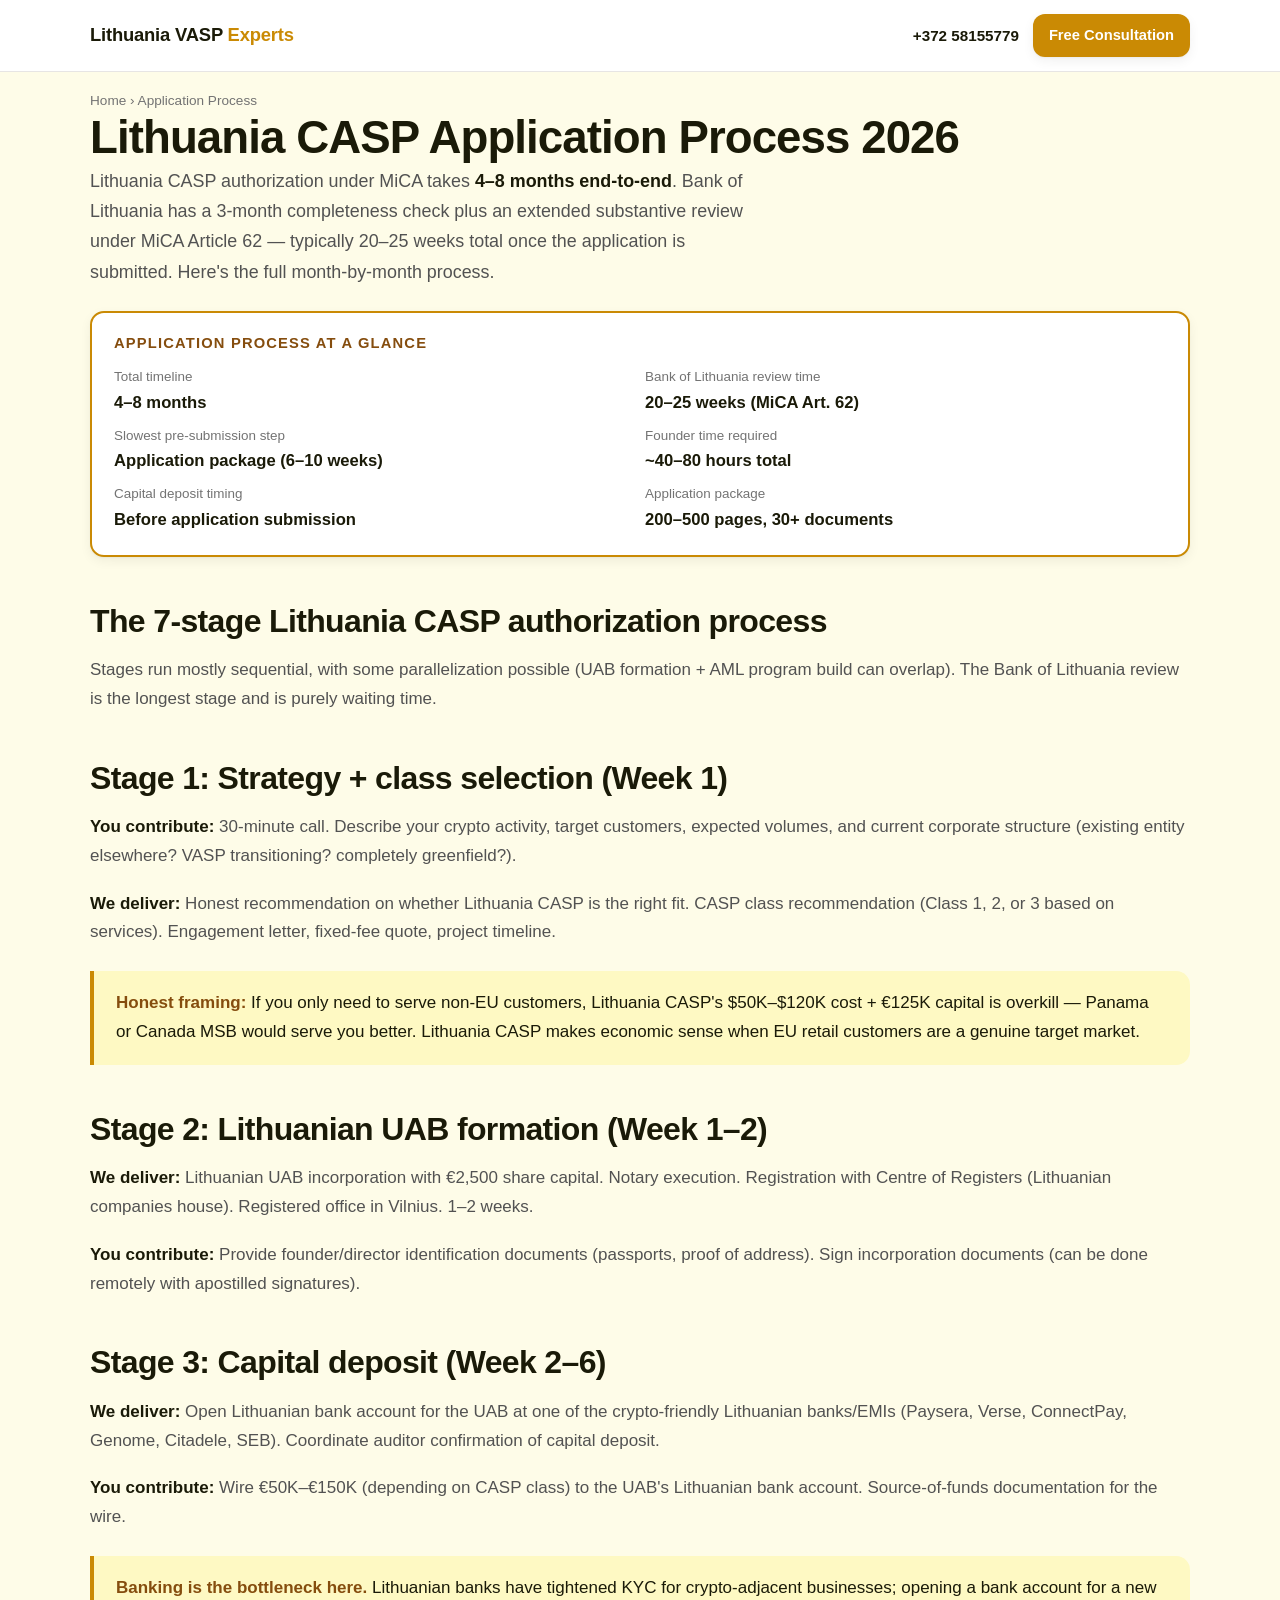
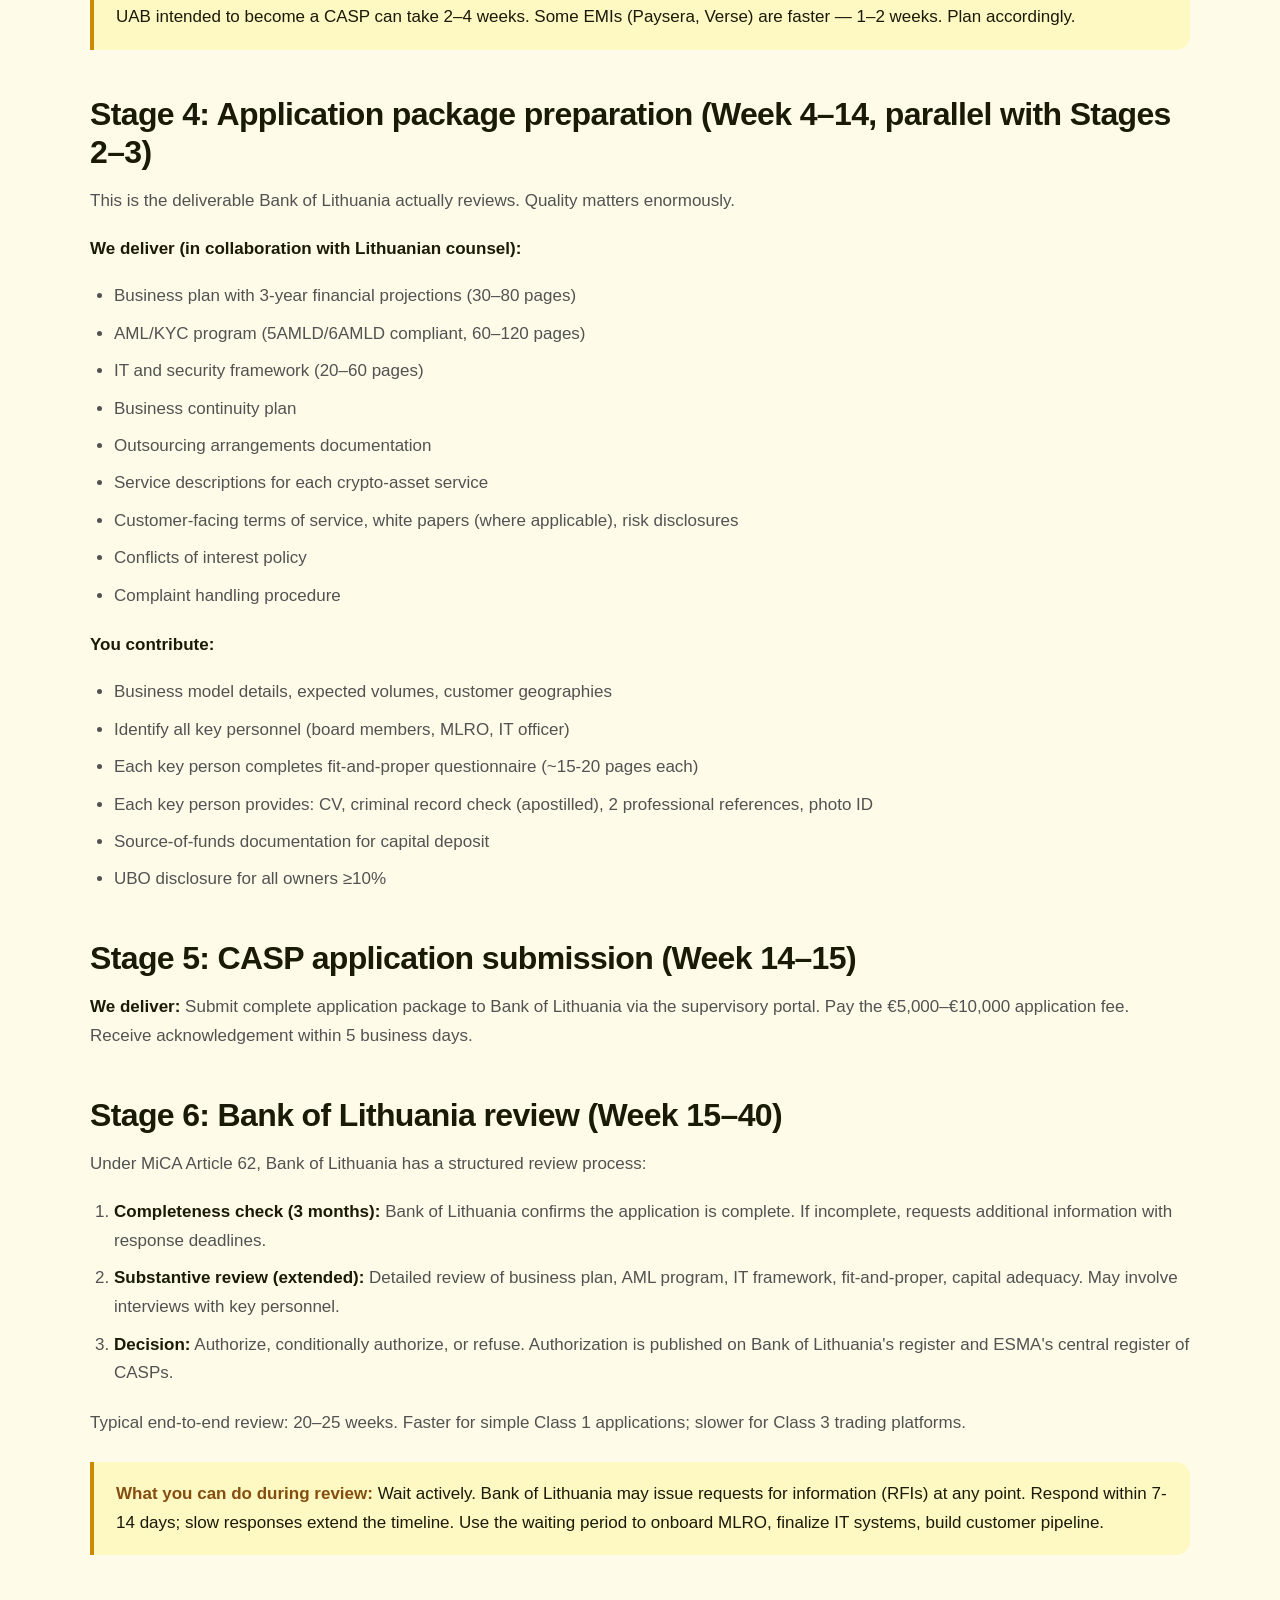
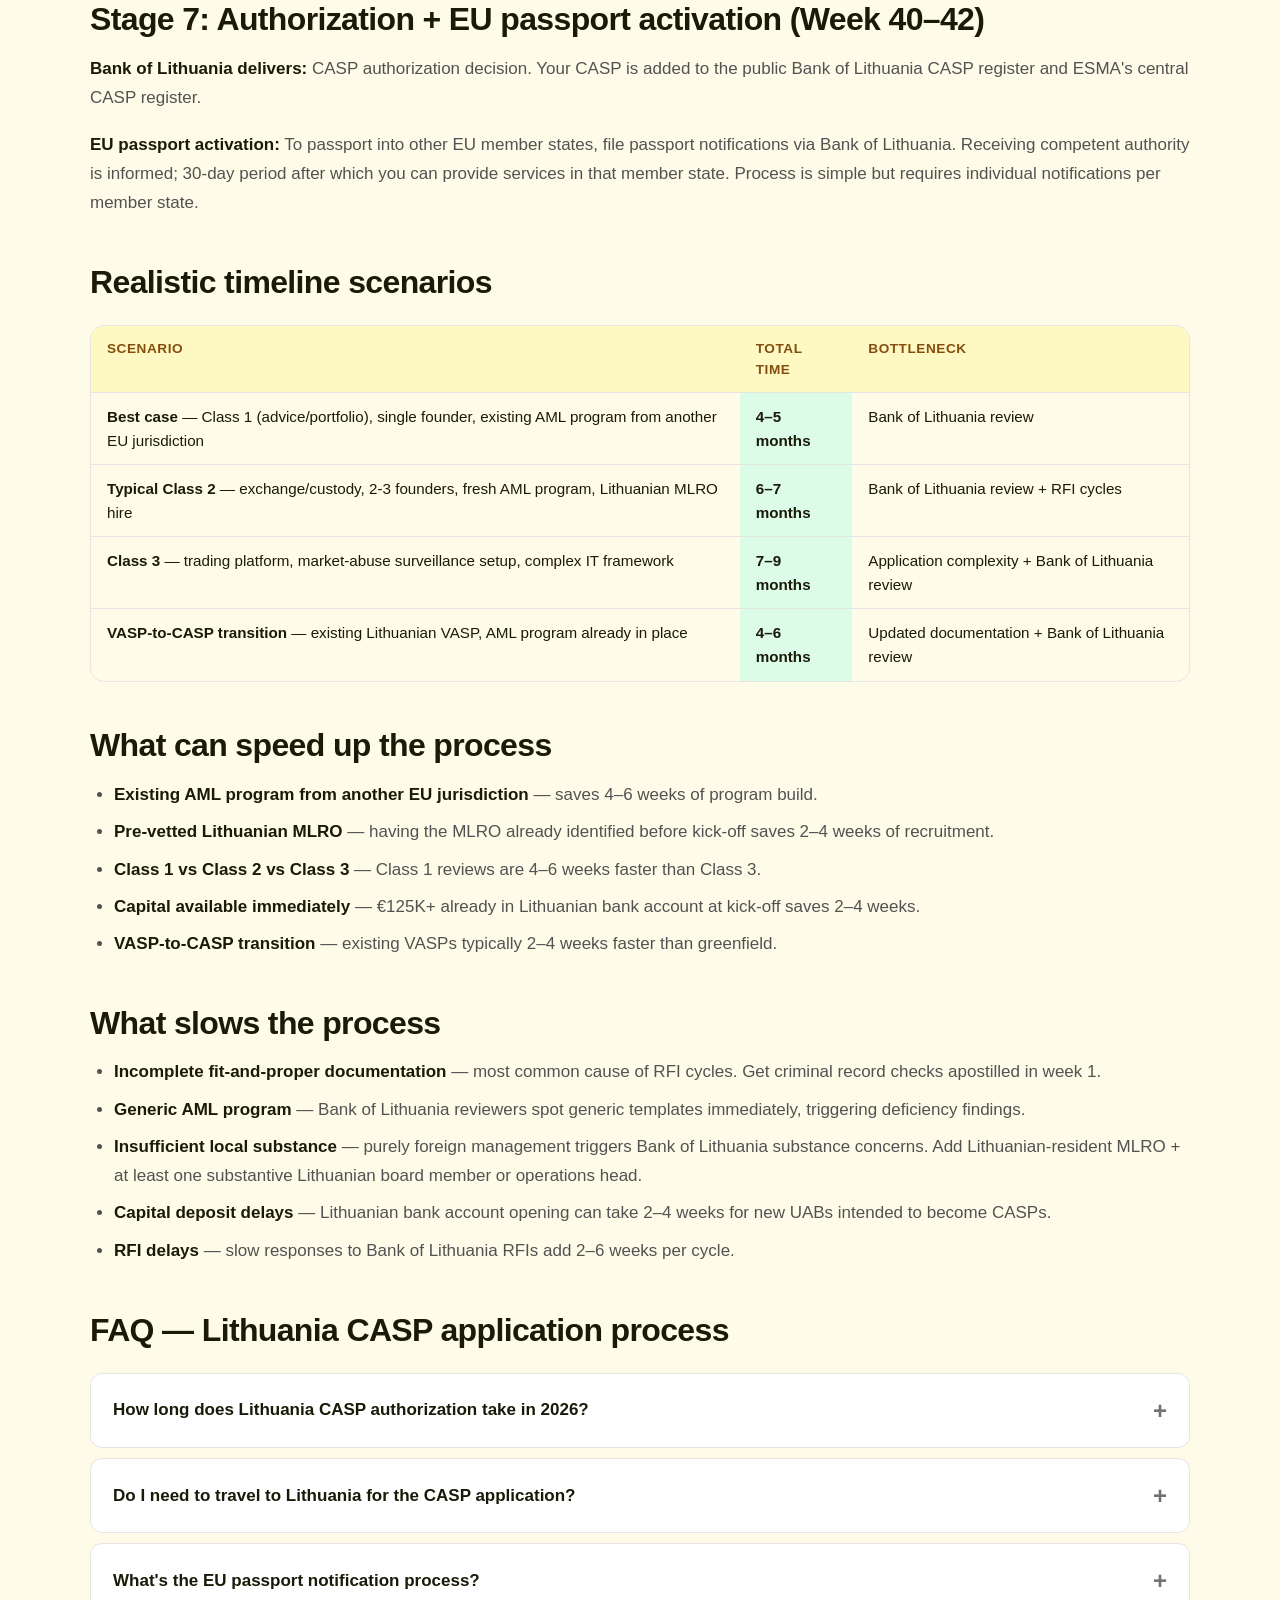
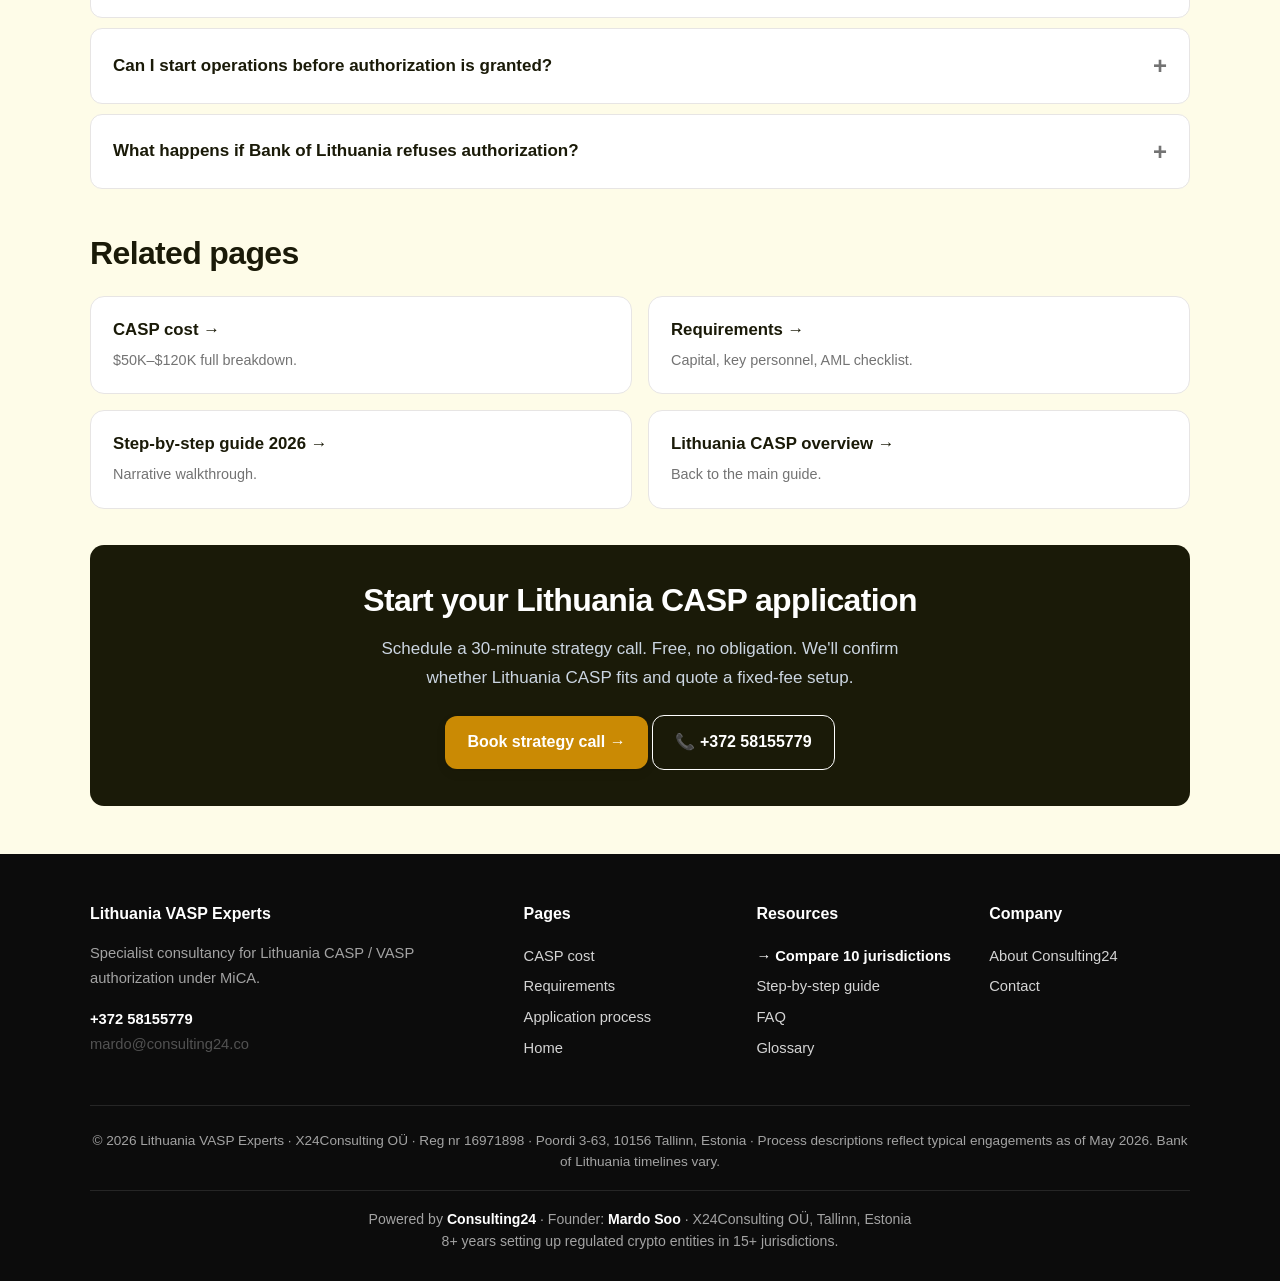
<file: application-process/index.html>
<!DOCTYPE html>
<html lang="en">
<head>
  <meta charset="UTF-8">
  <meta name="viewport" content="width=device-width, initial-scale=1.0">
  <title>Lithuania CASP Application Process 2026: Month-by-Month</title>
  <meta name="description" content="Lithuania CASP authorization process step-by-step: UAB formation, capital deposit, application package, Bank of Lithuania review. 4–8 month timeline. MiCA Article 62.">
  <meta name="robots" content="index, follow, max-snippet:-1, max-image-preview:large">
  <link rel="canonical" href="https://mardo89.github.io/lithuania-vasp-license/application-process/">
  <meta property="og:title" content="Lithuania CASP Application Process 2026: Step-by-Step">
  <meta property="og:description" content="Month-by-month timeline from initial scoping to authorized CASP. 4–8 months total.">
  <meta property="og:type" content="article">
  <meta property="og:url" content="https://mardo89.github.io/lithuania-vasp-license/application-process/">
  <meta property="og:image" content="https://mardo89.github.io/lithuania-vasp-license/og-image.jpg">

  <script type="application/ld+json">
  {"@context":"https://schema.org","@graph":[
    {"@type":"BreadcrumbList","itemListElement":[
      {"@type":"ListItem","position":1,"name":"Home","item":"https://mardo89.github.io/lithuania-vasp-license/"},
      {"@type":"ListItem","position":2,"name":"Application Process","item":"https://mardo89.github.io/lithuania-vasp-license/application-process/"}
    ]},
    {"@type":"HowTo","name":"How to obtain Lithuania CASP authorization under MiCA in 2026","description":"Step-by-step process for MiCA CASP authorization in Lithuania including UAB formation, capital deposit, application package preparation, and Bank of Lithuania review.","totalTime":"P8M","estimatedCost":{"@type":"MonetaryAmount","currency":"USD","value":"50000-120000"},"step":[
      {"@type":"HowToStep","position":1,"name":"Strategy + class selection","text":"30-min call to confirm Lithuania CASP is the right fit and select the appropriate service class (Class 1, 2, or 3)."},
      {"@type":"HowToStep","position":2,"name":"Lithuanian UAB formation","text":"Form Lithuanian UAB with €2,500 minimum share capital. Notary, registration, registered office. 1–2 weeks."},
      {"@type":"HowToStep","position":3,"name":"Capital deposit","text":"Deposit €50K–€150K paid-up capital (by class) into UAB bank account. Auditor confirmation. 2–4 weeks."},
      {"@type":"HowToStep","position":4,"name":"Application package preparation","text":"Prepare 30+ documents: AML program, IT framework, business plan, fit-and-proper for key personnel. 6–10 weeks."},
      {"@type":"HowToStep","position":5,"name":"CASP application submission","text":"Submit complete application to Bank of Lithuania with €5K–€10K fee. Acknowledgement within 5 business days."},
      {"@type":"HowToStep","position":6,"name":"Bank of Lithuania review","text":"3-month completeness check + extended substantive review. Total 20–25 weeks under MiCA Article 62."},
      {"@type":"HowToStep","position":7,"name":"Authorization issued + EU passport","text":"CASP authorization granted. EU passport notification process. Operational handover. 1–2 weeks."}
    ]}
  ]}
  </script>

  <link rel="stylesheet" href="../styles.css">
</head>
<body>

<header class="top">
  <div class="top-inner">
    <a href="/lithuania-vasp-license/" class="brand">Lithuania VASP <span>Experts</span></a>
    <div class="top-cta">
      <a href="tel:+37258155779" class="top-phone">+372 58155779</a>
      <a href="/lithuania-vasp-license/#contact" class="btn btn-primary" style="padding:10px 16px;min-height:auto;font-size:.92rem">Free Consultation</a>
    </div>
  </div>
</header>

<div class="wrap">
  <nav class="breadcrumbs"><a href="/lithuania-vasp-license/">Home</a> &rsaquo; Application Process</nav>
</div>

<article class="wrap">
  <h1>Lithuania CASP Application Process 2026</h1>
  <p class="lead">Lithuania CASP authorization under MiCA takes <strong>4–8 months end-to-end</strong>. Bank of Lithuania has a 3-month completeness check plus an extended substantive review under MiCA Article 62 — typically 20–25 weeks total once the application is submitted. Here's the full month-by-month process.</p>

  <aside class="quickfacts">
    <h3>Application process at a glance</h3>
    <dl>
      <div><dt>Total timeline</dt><dd>4–8 months</dd></div>
      <div><dt>Bank of Lithuania review time</dt><dd>20–25 weeks (MiCA Art. 62)</dd></div>
      <div><dt>Slowest pre-submission step</dt><dd>Application package (6–10 weeks)</dd></div>
      <div><dt>Founder time required</dt><dd>~40–80 hours total</dd></div>
      <div><dt>Capital deposit timing</dt><dd>Before application submission</dd></div>
      <div><dt>Application package</dt><dd>200–500 pages, 30+ documents</dd></div>
    </dl>
  </aside>

  <h2>The 7-stage Lithuania CASP authorization process</h2>
  <p>Stages run mostly sequential, with some parallelization possible (UAB formation + AML program build can overlap). The Bank of Lithuania review is the longest stage and is purely waiting time.</p>

  <h2>Stage 1: Strategy + class selection (Week 1)</h2>
  <p><strong>You contribute:</strong> 30-minute call. Describe your crypto activity, target customers, expected volumes, and current corporate structure (existing entity elsewhere? VASP transitioning? completely greenfield?).</p>
  <p><strong>We deliver:</strong> Honest recommendation on whether Lithuania CASP is the right fit. CASP class recommendation (Class 1, 2, or 3 based on services). Engagement letter, fixed-fee quote, project timeline.</p>

  <div class="callout">
    <p><strong>Honest framing:</strong> If you only need to serve non-EU customers, Lithuania CASP's $50K–$120K cost + €125K capital is overkill — Panama or Canada MSB would serve you better. Lithuania CASP makes economic sense when EU retail customers are a genuine target market.</p>
  </div>

  <h2>Stage 2: Lithuanian UAB formation (Week 1–2)</h2>
  <p><strong>We deliver:</strong> Lithuanian UAB incorporation with €2,500 share capital. Notary execution. Registration with Centre of Registers (Lithuanian companies house). Registered office in Vilnius. 1–2 weeks.</p>
  <p><strong>You contribute:</strong> Provide founder/director identification documents (passports, proof of address). Sign incorporation documents (can be done remotely with apostilled signatures).</p>

  <h2>Stage 3: Capital deposit (Week 2–6)</h2>
  <p><strong>We deliver:</strong> Open Lithuanian bank account for the UAB at one of the crypto-friendly Lithuanian banks/EMIs (Paysera, Verse, ConnectPay, Genome, Citadele, SEB). Coordinate auditor confirmation of capital deposit.</p>
  <p><strong>You contribute:</strong> Wire €50K–€150K (depending on CASP class) to the UAB's Lithuanian bank account. Source-of-funds documentation for the wire.</p>

  <div class="callout">
    <p><strong>Banking is the bottleneck here.</strong> Lithuanian banks have tightened KYC for crypto-adjacent businesses; opening a bank account for a new UAB intended to become a CASP can take 2–4 weeks. Some EMIs (Paysera, Verse) are faster — 1–2 weeks. Plan accordingly.</p>
  </div>

  <h2>Stage 4: Application package preparation (Week 4–14, parallel with Stages 2–3)</h2>
  <p>This is the deliverable Bank of Lithuania actually reviews. Quality matters enormously.</p>
  <p><strong>We deliver (in collaboration with Lithuanian counsel):</strong></p>
  <ul>
    <li>Business plan with 3-year financial projections (30–80 pages)</li>
    <li>AML/KYC program (5AMLD/6AMLD compliant, 60–120 pages)</li>
    <li>IT and security framework (20–60 pages)</li>
    <li>Business continuity plan</li>
    <li>Outsourcing arrangements documentation</li>
    <li>Service descriptions for each crypto-asset service</li>
    <li>Customer-facing terms of service, white papers (where applicable), risk disclosures</li>
    <li>Conflicts of interest policy</li>
    <li>Complaint handling procedure</li>
  </ul>
  <p><strong>You contribute:</strong></p>
  <ul>
    <li>Business model details, expected volumes, customer geographies</li>
    <li>Identify all key personnel (board members, MLRO, IT officer)</li>
    <li>Each key person completes fit-and-proper questionnaire (~15-20 pages each)</li>
    <li>Each key person provides: CV, criminal record check (apostilled), 2 professional references, photo ID</li>
    <li>Source-of-funds documentation for capital deposit</li>
    <li>UBO disclosure for all owners ≥10%</li>
  </ul>

  <h2>Stage 5: CASP application submission (Week 14–15)</h2>
  <p><strong>We deliver:</strong> Submit complete application package to Bank of Lithuania via the supervisory portal. Pay the €5,000–€10,000 application fee. Receive acknowledgement within 5 business days.</p>

  <h2>Stage 6: Bank of Lithuania review (Week 15–40)</h2>
  <p>Under MiCA Article 62, Bank of Lithuania has a structured review process:</p>
  <ol>
    <li><strong>Completeness check (3 months):</strong> Bank of Lithuania confirms the application is complete. If incomplete, requests additional information with response deadlines.</li>
    <li><strong>Substantive review (extended):</strong> Detailed review of business plan, AML program, IT framework, fit-and-proper, capital adequacy. May involve interviews with key personnel.</li>
    <li><strong>Decision:</strong> Authorize, conditionally authorize, or refuse. Authorization is published on Bank of Lithuania's register and ESMA's central register of CASPs.</li>
  </ol>
  <p>Typical end-to-end review: 20–25 weeks. Faster for simple Class 1 applications; slower for Class 3 trading platforms.</p>

  <div class="callout">
    <p><strong>What you can do during review:</strong> Wait actively. Bank of Lithuania may issue requests for information (RFIs) at any point. Respond within 7-14 days; slow responses extend the timeline. Use the waiting period to onboard MLRO, finalize IT systems, build customer pipeline.</p>
  </div>

  <h2>Stage 7: Authorization + EU passport activation (Week 40–42)</h2>
  <p><strong>Bank of Lithuania delivers:</strong> CASP authorization decision. Your CASP is added to the public Bank of Lithuania CASP register and ESMA's central CASP register.</p>
  <p><strong>EU passport activation:</strong> To passport into other EU member states, file passport notifications via Bank of Lithuania. Receiving competent authority is informed; 30-day period after which you can provide services in that member state. Process is simple but requires individual notifications per member state.</p>

  <h2>Realistic timeline scenarios</h2>

  <div class="t-wrap">
    <table>
      <thead>
        <tr><th>Scenario</th><th>Total time</th><th>Bottleneck</th></tr>
      </thead>
      <tbody>
        <tr><td><strong>Best case</strong> — Class 1 (advice/portfolio), single founder, existing AML program from another EU jurisdiction</td><td class="hl">4–5 months</td><td>Bank of Lithuania review</td></tr>
        <tr><td><strong>Typical Class 2</strong> — exchange/custody, 2-3 founders, fresh AML program, Lithuanian MLRO hire</td><td class="hl">6–7 months</td><td>Bank of Lithuania review + RFI cycles</td></tr>
        <tr><td><strong>Class 3</strong> — trading platform, market-abuse surveillance setup, complex IT framework</td><td class="hl">7–9 months</td><td>Application complexity + Bank of Lithuania review</td></tr>
        <tr><td><strong>VASP-to-CASP transition</strong> — existing Lithuanian VASP, AML program already in place</td><td class="hl">4–6 months</td><td>Updated documentation + Bank of Lithuania review</td></tr>
      </tbody>
    </table>
  </div>

  <h2>What can speed up the process</h2>
  <ul>
    <li><strong>Existing AML program from another EU jurisdiction</strong> — saves 4–6 weeks of program build.</li>
    <li><strong>Pre-vetted Lithuanian MLRO</strong> — having the MLRO already identified before kick-off saves 2–4 weeks of recruitment.</li>
    <li><strong>Class 1 vs Class 2 vs Class 3</strong> — Class 1 reviews are 4–6 weeks faster than Class 3.</li>
    <li><strong>Capital available immediately</strong> — €125K+ already in Lithuanian bank account at kick-off saves 2–4 weeks.</li>
    <li><strong>VASP-to-CASP transition</strong> — existing VASPs typically 2–4 weeks faster than greenfield.</li>
  </ul>

  <h2>What slows the process</h2>
  <ul>
    <li><strong>Incomplete fit-and-proper documentation</strong> — most common cause of RFI cycles. Get criminal record checks apostilled in week 1.</li>
    <li><strong>Generic AML program</strong> — Bank of Lithuania reviewers spot generic templates immediately, triggering deficiency findings.</li>
    <li><strong>Insufficient local substance</strong> — purely foreign management triggers Bank of Lithuania substance concerns. Add Lithuanian-resident MLRO + at least one substantive Lithuanian board member or operations head.</li>
    <li><strong>Capital deposit delays</strong> — Lithuanian bank account opening can take 2–4 weeks for new UABs intended to become CASPs.</li>
    <li><strong>RFI delays</strong> — slow responses to Bank of Lithuania RFIs add 2–6 weeks per cycle.</li>
  </ul>

  <h2>FAQ — Lithuania CASP application process</h2>

  <div class="faq">
    <details>
      <summary>How long does Lithuania CASP authorization take in 2026?</summary>
      <p>Lithuania CASP authorization takes <strong>4–8 months end-to-end</strong>. Pre-submission stages (UAB formation, capital deposit, AML program, application package) take 2–3 months. Bank of Lithuania review under MiCA Article 62 takes 20–25 weeks (3-month completeness check + extended substantive review). Class 1 is faster (~4–5 months); Class 3 is slower (7–9 months) due to complexity.</p>
    </details>
    <details>
      <summary>Do I need to travel to Lithuania for the CASP application?</summary>
      <p><strong>No travel is strictly required</strong> for the application itself. UAB formation, document signing, and CASP submission can be done remotely with apostilled signatures. However, Bank of Lithuania may request key personnel interviews — these can be done by video. Most successful CASP holders eventually establish some Lithuanian presence (MLRO, operations staff, occasional in-person meetings) for substance reasons.</p>
    </details>
    <details>
      <summary>What's the EU passport notification process?</summary>
      <p>To passport into another EU member state, file a notification with Bank of Lithuania specifying the receiving country and services. Bank of Lithuania forwards to the receiving competent authority within 1 month. After a 30-day waiting period from receipt by the receiving authority, you can provide services in that country. Each member state requires a separate notification, but the underlying authorization is a single Lithuanian CASP authorization.</p>
    </details>
    <details>
      <summary>Can I start operations before authorization is granted?</summary>
      <p><strong>No.</strong> You cannot provide regulated CASP services to EU customers before authorization is granted — doing so violates MiCA and triggers enforcement. You CAN provide non-EU services from another jurisdiction (Panama, Canada) during the wait, and use the wait period to build technology, recruit, and prepare for launch.</p>
    </details>
    <details>
      <summary>What happens if Bank of Lithuania refuses authorization?</summary>
      <p>If Bank of Lithuania refuses authorization, you receive a written decision with reasons. You can appeal to the Vilnius Regional Administrative Court within 30 days, or address the deficiencies and re-apply. Most refusals can be addressed with corrected documentation; full re-applications take another 4–8 months. Better to invest in a high-quality first application than to expect to refile.</p>
    </details>
  </div>

  <h2>Related pages</h2>
  <div class="related">
    <a href="/lithuania-vasp-license/cost/"><strong>CASP cost →</strong><span>$50K–$120K full breakdown.</span></a>
    <a href="/lithuania-vasp-license/requirements/"><strong>Requirements →</strong><span>Capital, key personnel, AML checklist.</span></a>
    <a href="/lithuania-vasp-license/blog/step-by-step-guide-2026/"><strong>Step-by-step guide 2026 →</strong><span>Narrative walkthrough.</span></a>
    <a href="/lithuania-vasp-license/"><strong>Lithuania CASP overview →</strong><span>Back to the main guide.</span></a>
  </div>

  <div class="cta-card">
    <h2>Start your Lithuania CASP application</h2>
    <p>Schedule a 30-minute strategy call. Free, no obligation. We'll confirm whether Lithuania CASP fits and quote a fixed-fee setup.</p>
    <a href="/lithuania-vasp-license/#contact" class="btn btn-primary">Book strategy call →</a>
    <a href="tel:+37258155779" class="btn btn-ghost">📞 +372 58155779</a>
  </div>
</article>

<footer>
  <div class="wrap">
    <div class="foot-grid">
      <div>
        <h4>Lithuania VASP Experts</h4>
        <p style="color:#a3a3a3">Specialist consultancy for Lithuania CASP / VASP authorization under MiCA.</p>
        <p style="margin-top:14px"><strong style="color:#fff">+372 58155779</strong><br>mardo@consulting24.co</p>
      </div>
      <div>
        <h4>Pages</h4>
        <a href="/lithuania-vasp-license/cost/">CASP cost</a>
        <a href="/lithuania-vasp-license/requirements/">Requirements</a>
        <a href="/lithuania-vasp-license/application-process/">Application process</a>
        <a href="/lithuania-vasp-license/">Home</a>
      </div>
      <div>
        <h4>Resources</h4>
        <a href="https://mardo89.github.io/crypto-license-navigator/" style="color:#fff;font-weight:700">→ Compare 10 jurisdictions</a>
        <a href="/lithuania-vasp-license/blog/step-by-step-guide-2026/">Step-by-step guide</a>
        <a href="/lithuania-vasp-license/#faq">FAQ</a>
        <a href="/lithuania-vasp-license/#glossary">Glossary</a>
      </div>
      <div>
        <h4>Company</h4>
        <a href="https://consulting24.co/">About Consulting24</a>
        <a href="/lithuania-vasp-license/#contact">Contact</a>
      </div>
    </div>
    <div class="foot-bottom">© 2026 Lithuania VASP Experts · X24Consulting OÜ · Reg nr 16971898 · Poordi 3-63, 10156 Tallinn, Estonia · Process descriptions reflect typical engagements as of May 2026. Bank of Lithuania timelines vary.</div>
    <div class="powered">Powered by <a href="https://consulting24.co/">Consulting24</a> · Founder: <a href="https://www.linkedin.com/in/mardo-s-00a05ab0/">Mardo Soo</a> · X24Consulting OÜ, Tallinn, Estonia<br>8+ years setting up regulated crypto entities in 15+ jurisdictions.</div>
  </div>
</footer>

<div class="sticky-bar">
  <a href="tel:+37258155779" class="btn btn-secondary" style="background:var(--ink)">📞 Call</a>
  <a href="/lithuania-vasp-license/#contact" class="btn btn-primary">Free consultation</a>
</div>

</body>
</html>
</file>
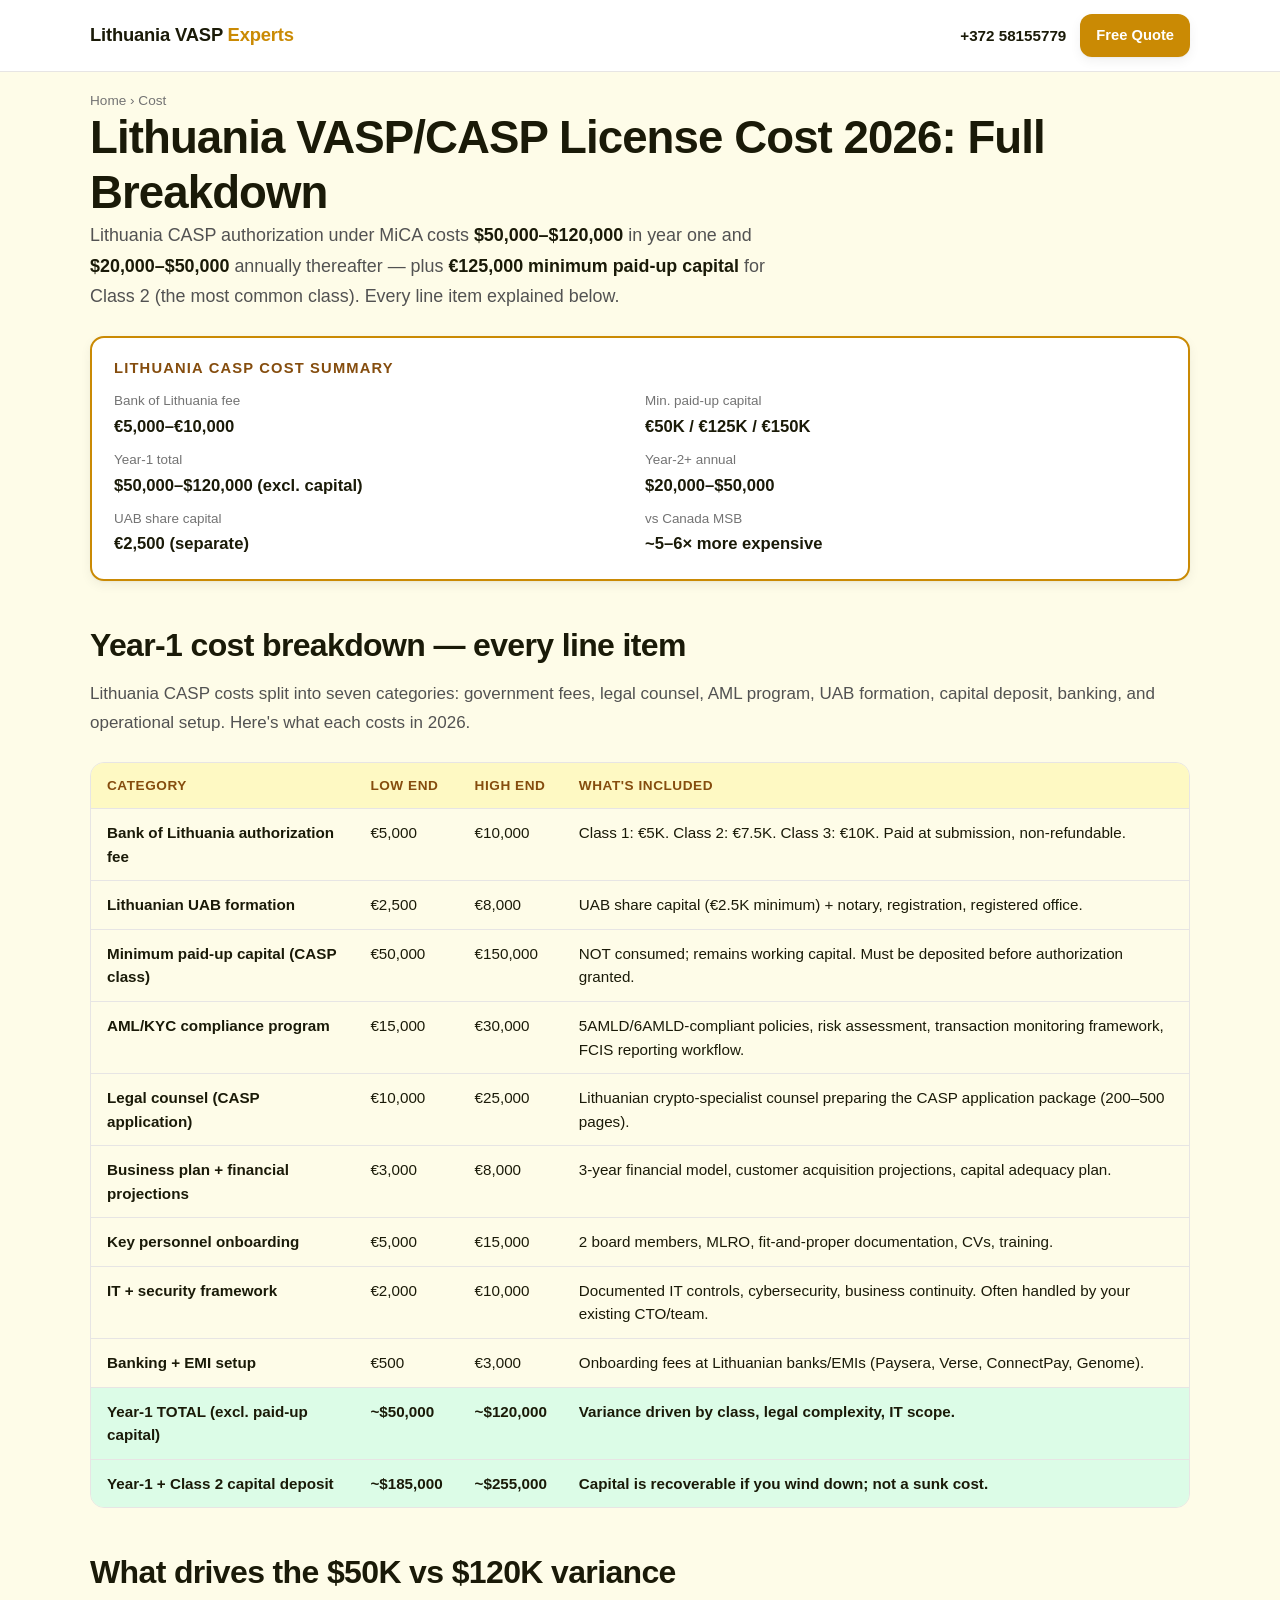
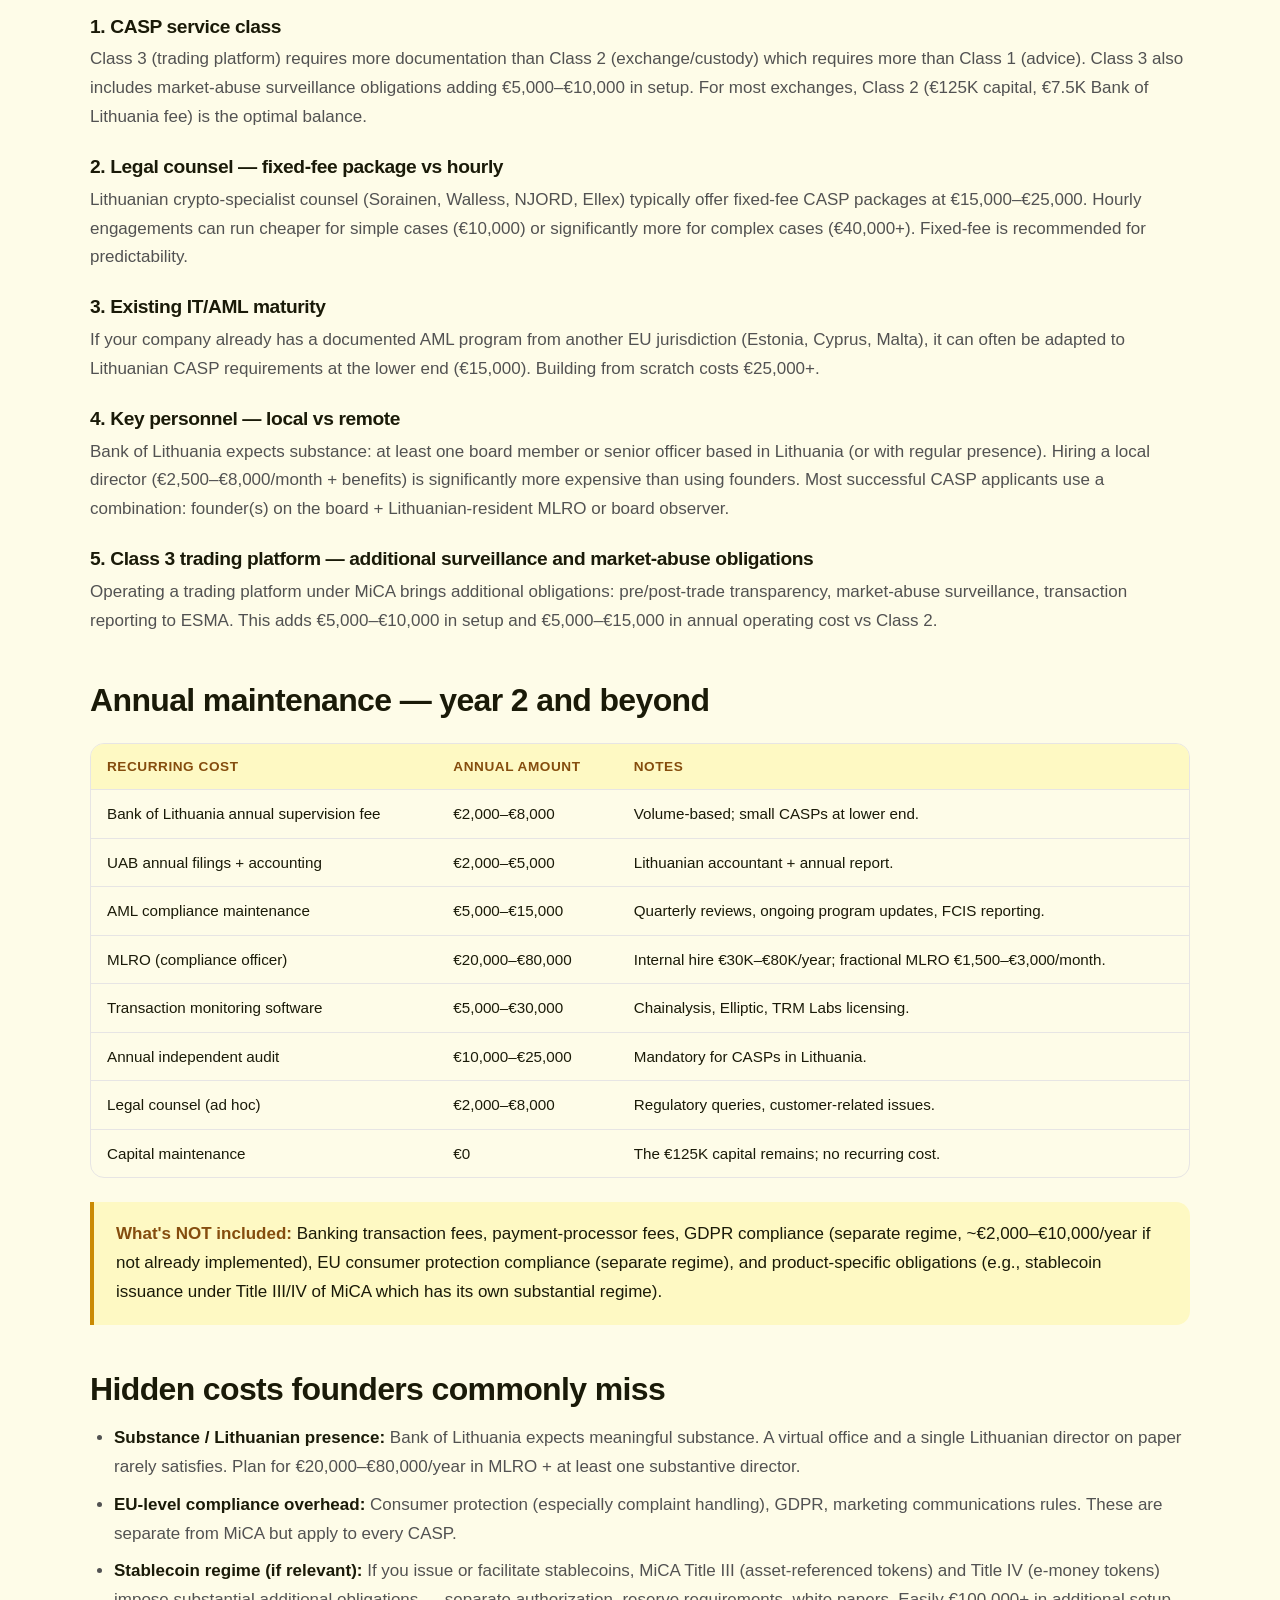
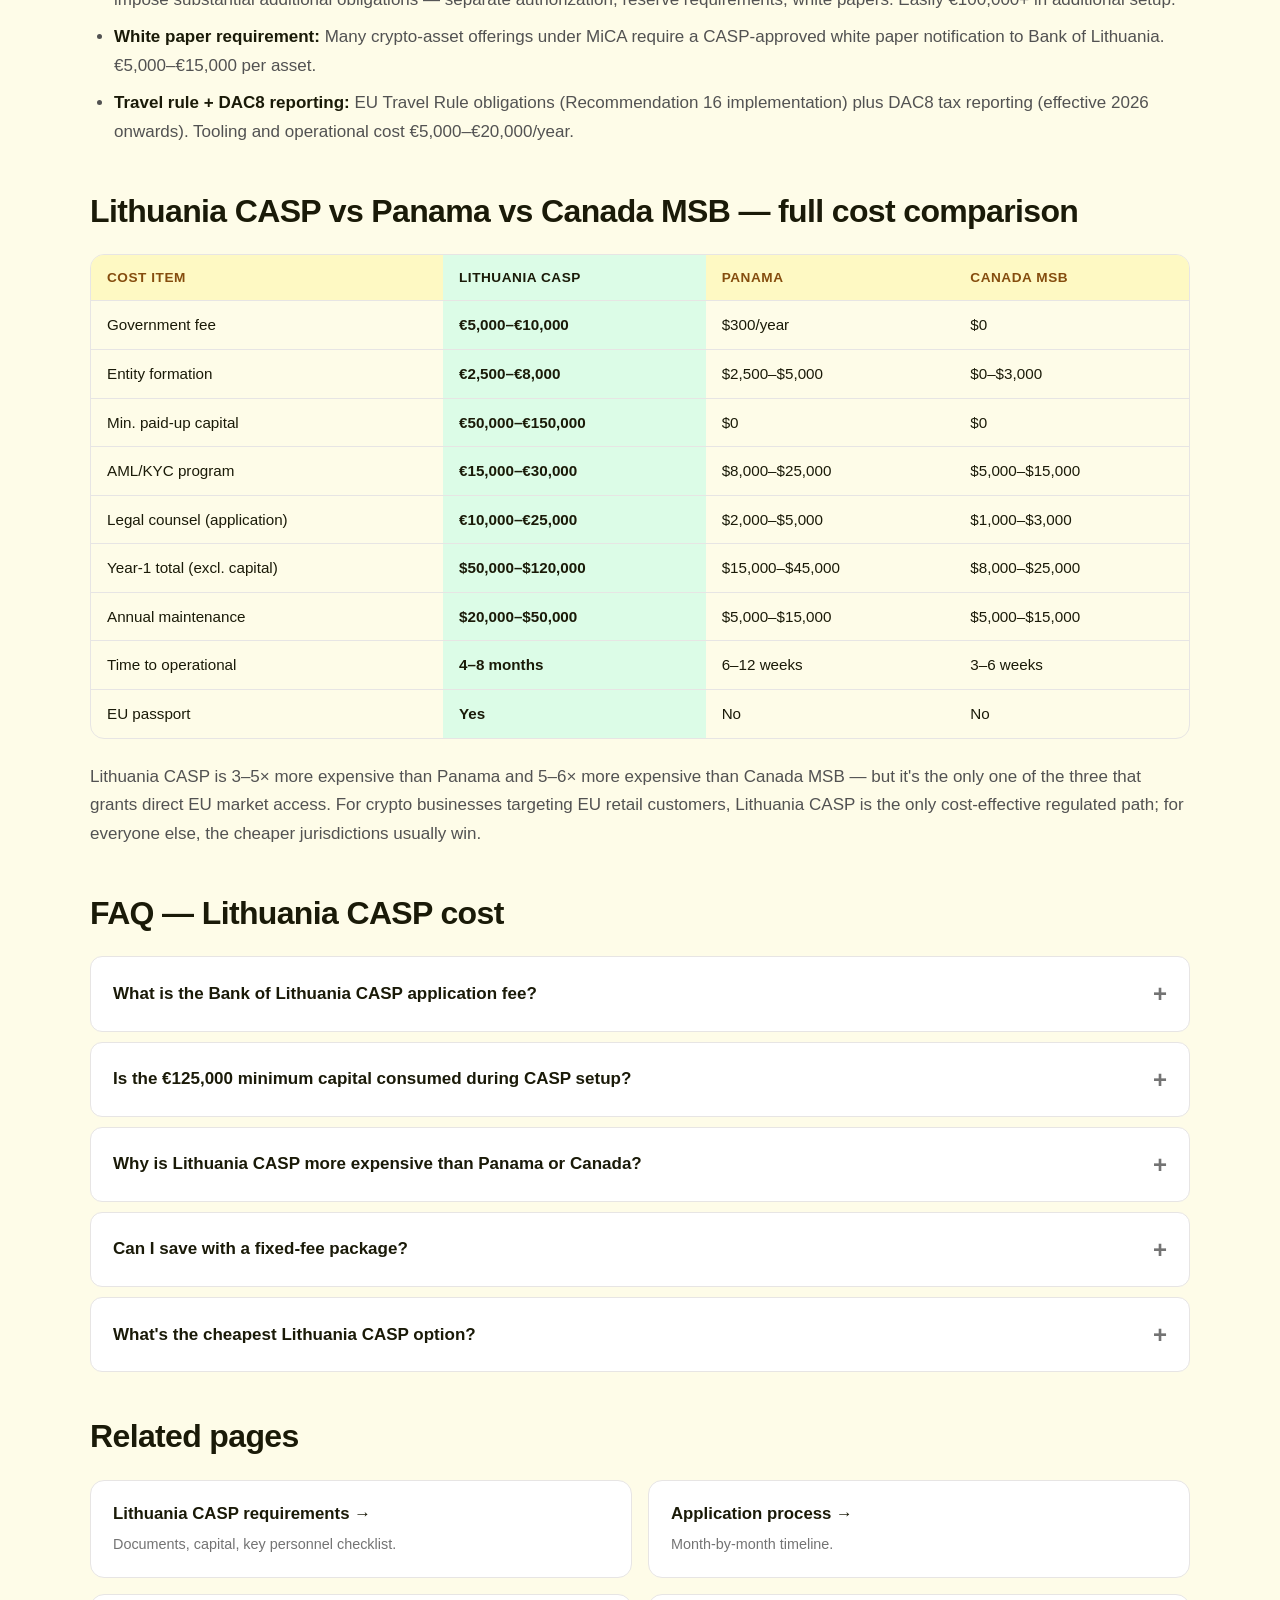
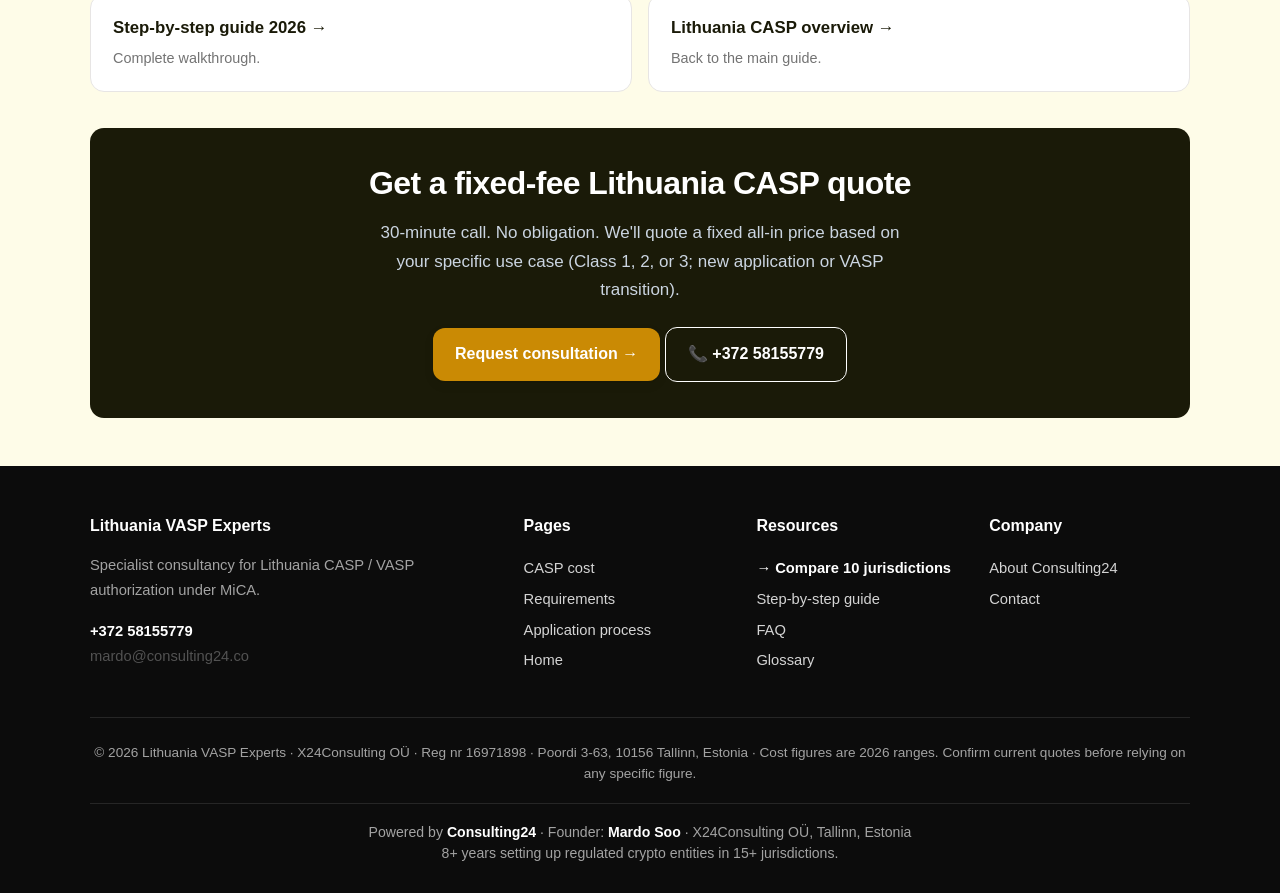
<file: cost/index.html>
<!DOCTYPE html>
<html lang="en">
<head>
  <meta charset="UTF-8">
  <meta name="viewport" content="width=device-width, initial-scale=1.0">
  <title>Lithuania VASP/CASP License Cost 2026: $50K–$120K Full Breakdown</title>
  <meta name="description" content="Detailed Lithuania CASP cost breakdown 2026: €5K–€10K Bank of Lithuania fee, €15K–€30K AML program, €125K paid-up capital. Annual maintenance $20K–$50K.">
  <meta name="robots" content="index, follow, max-snippet:-1, max-image-preview:large">
  <link rel="canonical" href="https://mardo89.github.io/lithuania-vasp-license/cost/">
  <meta property="og:title" content="Lithuania VASP/CASP License Cost 2026: Full Breakdown">
  <meta property="og:description" content="$50K–$120K setup. €125K capital. Annual $20K–$50K. By Consulting24.">
  <meta property="og:type" content="article">
  <meta property="og:url" content="https://mardo89.github.io/lithuania-vasp-license/cost/">
  <meta property="og:image" content="https://mardo89.github.io/lithuania-vasp-license/og-image.jpg">

  <script type="application/ld+json">
  {"@context":"https://schema.org","@graph":[
    {"@type":"BreadcrumbList","itemListElement":[
      {"@type":"ListItem","position":1,"name":"Home","item":"https://mardo89.github.io/lithuania-vasp-license/"},
      {"@type":"ListItem","position":2,"name":"Cost","item":"https://mardo89.github.io/lithuania-vasp-license/cost/"}
    ]},
    {"@type":"Article","headline":"Lithuania VASP/CASP License Cost 2026: $50,000–$120,000 Full Breakdown","author":{"@type":"Organization","name":"Lithuania VASP Experts"},"publisher":{"@type":"Organization","name":"Consulting24","url":"https://consulting24.co/"},"datePublished":"2026-05-10","dateModified":"2026-05-10"},
    {"@type":"FAQPage","mainEntity":[
      {"@type":"Question","name":"What is the Bank of Lithuania CASP application fee?","acceptedAnswer":{"@type":"Answer","text":"Bank of Lithuania charges €5,000–€10,000 for CASP authorization, depending on service class. Class 1 (advice/portfolio): €5,000. Class 2 (custody/exchange): €7,500. Class 3 (trading platform): €10,000. The fee is paid at submission and is non-refundable if the application is rejected. This is significantly higher than Canada MSB ($0) but typical for EU crypto regulators."}},
      {"@type":"Question","name":"Is the €125,000 minimum capital consumed during CASP setup?","acceptedAnswer":{"@type":"Answer","text":"No. The €125,000 minimum capital must be deposited into the Lithuanian UAB's bank account before authorization is granted, but it is NOT consumed — it remains the company's working capital. CASPs must maintain this capital throughout operations; falling below the minimum triggers Bank of Lithuania supervision actions including possible suspension of authorization."}},
      {"@type":"Question","name":"Why is Lithuania CASP more expensive than Panama or Canada?","acceptedAnswer":{"@type":"Answer","text":"Three reasons: (1) €125,000 minimum capital is locked up (Panama/Canada have $0 capital requirements), (2) €5,000–€10,000 Bank of Lithuania fee (Canada is $0; Panama is $300/year), (3) Application complexity requires more legal/compliance work — €15,000–€30,000 AML program, €10,000–€25,000 legal counsel for the application itself. The premium buys EU passport access, which neither Panama nor Canada provides."}}
    ]}
  ]}
  </script>

  <link rel="stylesheet" href="../styles.css">
</head>
<body>

<header class="top">
  <div class="top-inner">
    <a href="/lithuania-vasp-license/" class="brand">Lithuania VASP <span>Experts</span></a>
    <div class="top-cta">
      <a href="tel:+37258155779" class="top-phone">+372 58155779</a>
      <a href="/lithuania-vasp-license/#contact" class="btn btn-primary" style="padding:10px 16px;min-height:auto;font-size:.92rem">Free Quote</a>
    </div>
  </div>
</header>

<div class="wrap">
  <nav class="breadcrumbs"><a href="/lithuania-vasp-license/">Home</a> &rsaquo; Cost</nav>
</div>

<article class="wrap">
  <h1>Lithuania VASP/CASP License Cost 2026: Full Breakdown</h1>
  <p class="lead">Lithuania CASP authorization under MiCA costs <strong>$50,000–$120,000</strong> in year one and <strong>$20,000–$50,000</strong> annually thereafter — plus <strong>€125,000 minimum paid-up capital</strong> for Class 2 (the most common class). Every line item explained below.</p>

  <aside class="quickfacts">
    <h3>Lithuania CASP cost summary</h3>
    <dl>
      <div><dt>Bank of Lithuania fee</dt><dd>€5,000–€10,000</dd></div>
      <div><dt>Min. paid-up capital</dt><dd>€50K / €125K / €150K</dd></div>
      <div><dt>Year-1 total</dt><dd>$50,000–$120,000 (excl. capital)</dd></div>
      <div><dt>Year-2+ annual</dt><dd>$20,000–$50,000</dd></div>
      <div><dt>UAB share capital</dt><dd>€2,500 (separate)</dd></div>
      <div><dt>vs Canada MSB</dt><dd>~5–6× more expensive</dd></div>
    </dl>
  </aside>

  <h2>Year-1 cost breakdown — every line item</h2>
  <p>Lithuania CASP costs split into seven categories: government fees, legal counsel, AML program, UAB formation, capital deposit, banking, and operational setup. Here's what each costs in 2026.</p>

  <div class="t-wrap">
    <table>
      <thead>
        <tr><th>Category</th><th>Low end</th><th>High end</th><th>What's included</th></tr>
      </thead>
      <tbody>
        <tr><td><strong>Bank of Lithuania authorization fee</strong></td><td>€5,000</td><td>€10,000</td><td>Class 1: €5K. Class 2: €7.5K. Class 3: €10K. Paid at submission, non-refundable.</td></tr>
        <tr><td><strong>Lithuanian UAB formation</strong></td><td>€2,500</td><td>€8,000</td><td>UAB share capital (€2.5K minimum) + notary, registration, registered office.</td></tr>
        <tr><td><strong>Minimum paid-up capital (CASP class)</strong></td><td>€50,000</td><td>€150,000</td><td>NOT consumed; remains working capital. Must be deposited before authorization granted.</td></tr>
        <tr><td><strong>AML/KYC compliance program</strong></td><td>€15,000</td><td>€30,000</td><td>5AMLD/6AMLD-compliant policies, risk assessment, transaction monitoring framework, FCIS reporting workflow.</td></tr>
        <tr><td><strong>Legal counsel (CASP application)</strong></td><td>€10,000</td><td>€25,000</td><td>Lithuanian crypto-specialist counsel preparing the CASP application package (200–500 pages).</td></tr>
        <tr><td><strong>Business plan + financial projections</strong></td><td>€3,000</td><td>€8,000</td><td>3-year financial model, customer acquisition projections, capital adequacy plan.</td></tr>
        <tr><td><strong>Key personnel onboarding</strong></td><td>€5,000</td><td>€15,000</td><td>2 board members, MLRO, fit-and-proper documentation, CVs, training.</td></tr>
        <tr><td><strong>IT + security framework</strong></td><td>€2,000</td><td>€10,000</td><td>Documented IT controls, cybersecurity, business continuity. Often handled by your existing CTO/team.</td></tr>
        <tr><td><strong>Banking + EMI setup</strong></td><td>€500</td><td>€3,000</td><td>Onboarding fees at Lithuanian banks/EMIs (Paysera, Verse, ConnectPay, Genome).</td></tr>
        <tr><td class="hl"><strong>Year-1 TOTAL (excl. paid-up capital)</strong></td><td class="hl">~$50,000</td><td class="hl">~$120,000</td><td class="hl">Variance driven by class, legal complexity, IT scope.</td></tr>
        <tr><td class="hl"><strong>Year-1 + Class 2 capital deposit</strong></td><td class="hl">~$185,000</td><td class="hl">~$255,000</td><td class="hl">Capital is recoverable if you wind down; not a sunk cost.</td></tr>
      </tbody>
    </table>
  </div>

  <h2>What drives the $50K vs $120K variance</h2>

  <h3>1. CASP service class</h3>
  <p>Class 3 (trading platform) requires more documentation than Class 2 (exchange/custody) which requires more than Class 1 (advice). Class 3 also includes market-abuse surveillance obligations adding €5,000–€10,000 in setup. For most exchanges, Class 2 (€125K capital, €7.5K Bank of Lithuania fee) is the optimal balance.</p>

  <h3>2. Legal counsel — fixed-fee package vs hourly</h3>
  <p>Lithuanian crypto-specialist counsel (Sorainen, Walless, NJORD, Ellex) typically offer fixed-fee CASP packages at €15,000–€25,000. Hourly engagements can run cheaper for simple cases (€10,000) or significantly more for complex cases (€40,000+). Fixed-fee is recommended for predictability.</p>

  <h3>3. Existing IT/AML maturity</h3>
  <p>If your company already has a documented AML program from another EU jurisdiction (Estonia, Cyprus, Malta), it can often be adapted to Lithuanian CASP requirements at the lower end (€15,000). Building from scratch costs €25,000+.</p>

  <h3>4. Key personnel — local vs remote</h3>
  <p>Bank of Lithuania expects substance: at least one board member or senior officer based in Lithuania (or with regular presence). Hiring a local director (€2,500–€8,000/month + benefits) is significantly more expensive than using founders. Most successful CASP applicants use a combination: founder(s) on the board + Lithuanian-resident MLRO or board observer.</p>

  <h3>5. Class 3 trading platform — additional surveillance and market-abuse obligations</h3>
  <p>Operating a trading platform under MiCA brings additional obligations: pre/post-trade transparency, market-abuse surveillance, transaction reporting to ESMA. This adds €5,000–€10,000 in setup and €5,000–€15,000 in annual operating cost vs Class 2.</p>

  <h2>Annual maintenance — year 2 and beyond</h2>

  <div class="t-wrap">
    <table>
      <thead>
        <tr><th>Recurring cost</th><th>Annual amount</th><th>Notes</th></tr>
      </thead>
      <tbody>
        <tr><td>Bank of Lithuania annual supervision fee</td><td>€2,000–€8,000</td><td>Volume-based; small CASPs at lower end.</td></tr>
        <tr><td>UAB annual filings + accounting</td><td>€2,000–€5,000</td><td>Lithuanian accountant + annual report.</td></tr>
        <tr><td>AML compliance maintenance</td><td>€5,000–€15,000</td><td>Quarterly reviews, ongoing program updates, FCIS reporting.</td></tr>
        <tr><td>MLRO (compliance officer)</td><td>€20,000–€80,000</td><td>Internal hire €30K–€80K/year; fractional MLRO €1,500–€3,000/month.</td></tr>
        <tr><td>Transaction monitoring software</td><td>€5,000–€30,000</td><td>Chainalysis, Elliptic, TRM Labs licensing.</td></tr>
        <tr><td>Annual independent audit</td><td>€10,000–€25,000</td><td>Mandatory for CASPs in Lithuania.</td></tr>
        <tr><td>Legal counsel (ad hoc)</td><td>€2,000–€8,000</td><td>Regulatory queries, customer-related issues.</td></tr>
        <tr><td>Capital maintenance</td><td>€0</td><td>The €125K capital remains; no recurring cost.</td></tr>
      </tbody>
    </table>
  </div>

  <div class="callout">
    <p><strong>What's NOT included:</strong> Banking transaction fees, payment-processor fees, GDPR compliance (separate regime, ~€2,000–€10,000/year if not already implemented), EU consumer protection compliance (separate regime), and product-specific obligations (e.g., stablecoin issuance under Title III/IV of MiCA which has its own substantial regime).</p>
  </div>

  <h2>Hidden costs founders commonly miss</h2>
  <ul>
    <li><strong>Substance / Lithuanian presence:</strong> Bank of Lithuania expects meaningful substance. A virtual office and a single Lithuanian director on paper rarely satisfies. Plan for €20,000–€80,000/year in MLRO + at least one substantive director.</li>
    <li><strong>EU-level compliance overhead:</strong> Consumer protection (especially complaint handling), GDPR, marketing communications rules. These are separate from MiCA but apply to every CASP.</li>
    <li><strong>Stablecoin regime (if relevant):</strong> If you issue or facilitate stablecoins, MiCA Title III (asset-referenced tokens) and Title IV (e-money tokens) impose substantial additional obligations — separate authorization, reserve requirements, white papers. Easily €100,000+ in additional setup.</li>
    <li><strong>White paper requirement:</strong> Many crypto-asset offerings under MiCA require a CASP-approved white paper notification to Bank of Lithuania. €5,000–€15,000 per asset.</li>
    <li><strong>Travel rule + DAC8 reporting:</strong> EU Travel Rule obligations (Recommendation 16 implementation) plus DAC8 tax reporting (effective 2026 onwards). Tooling and operational cost €5,000–€20,000/year.</li>
  </ul>

  <h2>Lithuania CASP vs Panama vs Canada MSB — full cost comparison</h2>

  <div class="t-wrap">
    <table>
      <thead>
        <tr><th>Cost item</th><th class="hl">Lithuania CASP</th><th>Panama</th><th>Canada MSB</th></tr>
      </thead>
      <tbody>
        <tr><td>Government fee</td><td class="hl">€5,000–€10,000</td><td>$300/year</td><td>$0</td></tr>
        <tr><td>Entity formation</td><td class="hl">€2,500–€8,000</td><td>$2,500–$5,000</td><td>$0–$3,000</td></tr>
        <tr><td>Min. paid-up capital</td><td class="hl">€50,000–€150,000</td><td>$0</td><td>$0</td></tr>
        <tr><td>AML/KYC program</td><td class="hl">€15,000–€30,000</td><td>$8,000–$25,000</td><td>$5,000–$15,000</td></tr>
        <tr><td>Legal counsel (application)</td><td class="hl">€10,000–€25,000</td><td>$2,000–$5,000</td><td>$1,000–$3,000</td></tr>
        <tr><td>Year-1 total (excl. capital)</td><td class="hl">$50,000–$120,000</td><td>$15,000–$45,000</td><td>$8,000–$25,000</td></tr>
        <tr><td>Annual maintenance</td><td class="hl">$20,000–$50,000</td><td>$5,000–$15,000</td><td>$5,000–$15,000</td></tr>
        <tr><td>Time to operational</td><td class="hl">4–8 months</td><td>6–12 weeks</td><td>3–6 weeks</td></tr>
        <tr><td>EU passport</td><td class="hl">Yes</td><td>No</td><td>No</td></tr>
      </tbody>
    </table>
  </div>

  <p>Lithuania CASP is 3–5× more expensive than Panama and 5–6× more expensive than Canada MSB — but it's the only one of the three that grants direct EU market access. For crypto businesses targeting EU retail customers, Lithuania CASP is the only cost-effective regulated path; for everyone else, the cheaper jurisdictions usually win.</p>

  <h2>FAQ — Lithuania CASP cost</h2>

  <div class="faq">
    <details>
      <summary>What is the Bank of Lithuania CASP application fee?</summary>
      <p>Bank of Lithuania charges <strong>€5,000–€10,000</strong> for CASP authorization, depending on service class. Class 1 (advice/portfolio): €5,000. Class 2 (custody/exchange): €7,500. Class 3 (trading platform): €10,000. The fee is paid at submission and is non-refundable if the application is rejected. This is significantly higher than Canada MSB ($0) but typical for EU crypto regulators.</p>
    </details>
    <details>
      <summary>Is the €125,000 minimum capital consumed during CASP setup?</summary>
      <p><strong>No.</strong> The €125,000 minimum capital must be deposited into the Lithuanian UAB's bank account before authorization is granted, but it is NOT consumed — it remains the company's working capital. CASPs must maintain this capital throughout operations; falling below the minimum triggers Bank of Lithuania supervision actions including possible suspension of authorization.</p>
    </details>
    <details>
      <summary>Why is Lithuania CASP more expensive than Panama or Canada?</summary>
      <p>Three reasons: (1) <strong>€125,000 minimum capital</strong> is locked up (Panama/Canada have $0 capital requirements), (2) <strong>€5,000–€10,000 Bank of Lithuania fee</strong> (Canada is $0; Panama is $300/year), (3) Application complexity requires more legal/compliance work — €15,000–€30,000 AML program, €10,000–€25,000 legal counsel for the application itself. The premium buys <strong>EU passport access</strong>, which neither Panama nor Canada provides.</p>
    </details>
    <details>
      <summary>Can I save with a fixed-fee package?</summary>
      <p>Yes — most reputable Lithuanian crypto firms offer fixed-fee CASP packages of €40,000–€70,000 covering UAB formation, AML program, legal counsel for application, business plan, and first-year support. Package pricing is typically 15–25% cheaper than buying each piece à la carte. Excludes the €125K paid-up capital and Bank of Lithuania fee.</p>
    </details>
    <details>
      <summary>What's the cheapest Lithuania CASP option?</summary>
      <p>The minimum viable Lithuania CASP setup is about <strong>$50,000</strong> in year one (excl. €50K paid-up capital for Class 1) — comprising €5,000 Bank of Lithuania Class 1 fee, €15,000 AML program, €10,000 legal counsel, €5,000 UAB formation + business plan, and €15,000 in MLRO and personnel costs. Class 1 is only suitable for advisors/portfolio managers, not exchanges or custodians.</p>
    </details>
  </div>

  <h2>Related pages</h2>
  <div class="related">
    <a href="/lithuania-vasp-license/requirements/"><strong>Lithuania CASP requirements →</strong><span>Documents, capital, key personnel checklist.</span></a>
    <a href="/lithuania-vasp-license/application-process/"><strong>Application process →</strong><span>Month-by-month timeline.</span></a>
    <a href="/lithuania-vasp-license/blog/step-by-step-guide-2026/"><strong>Step-by-step guide 2026 →</strong><span>Complete walkthrough.</span></a>
    <a href="/lithuania-vasp-license/"><strong>Lithuania CASP overview →</strong><span>Back to the main guide.</span></a>
  </div>

  <div class="cta-card">
    <h2>Get a fixed-fee Lithuania CASP quote</h2>
    <p>30-minute call. No obligation. We'll quote a fixed all-in price based on your specific use case (Class 1, 2, or 3; new application or VASP transition).</p>
    <a href="/lithuania-vasp-license/#contact" class="btn btn-primary">Request consultation →</a>
    <a href="tel:+37258155779" class="btn btn-ghost">📞 +372 58155779</a>
  </div>
</article>

<footer>
  <div class="wrap">
    <div class="foot-grid">
      <div>
        <h4>Lithuania VASP Experts</h4>
        <p style="color:#a3a3a3">Specialist consultancy for Lithuania CASP / VASP authorization under MiCA.</p>
        <p style="margin-top:14px"><strong style="color:#fff">+372 58155779</strong><br>mardo@consulting24.co</p>
      </div>
      <div>
        <h4>Pages</h4>
        <a href="/lithuania-vasp-license/cost/">CASP cost</a>
        <a href="/lithuania-vasp-license/requirements/">Requirements</a>
        <a href="/lithuania-vasp-license/application-process/">Application process</a>
        <a href="/lithuania-vasp-license/">Home</a>
      </div>
      <div>
        <h4>Resources</h4>
        <a href="https://mardo89.github.io/crypto-license-navigator/" style="color:#fff;font-weight:700">→ Compare 10 jurisdictions</a>
        <a href="/lithuania-vasp-license/blog/step-by-step-guide-2026/">Step-by-step guide</a>
        <a href="/lithuania-vasp-license/#faq">FAQ</a>
        <a href="/lithuania-vasp-license/#glossary">Glossary</a>
      </div>
      <div>
        <h4>Company</h4>
        <a href="https://consulting24.co/">About Consulting24</a>
        <a href="/lithuania-vasp-license/#contact">Contact</a>
      </div>
    </div>
    <div class="foot-bottom">© 2026 Lithuania VASP Experts · X24Consulting OÜ · Reg nr 16971898 · Poordi 3-63, 10156 Tallinn, Estonia · Cost figures are 2026 ranges. Confirm current quotes before relying on any specific figure.</div>
    <div class="powered">Powered by <a href="https://consulting24.co/">Consulting24</a> · Founder: <a href="https://www.linkedin.com/in/mardo-s-00a05ab0/">Mardo Soo</a> · X24Consulting OÜ, Tallinn, Estonia<br>8+ years setting up regulated crypto entities in 15+ jurisdictions.</div>
  </div>
</footer>

<div class="sticky-bar">
  <a href="tel:+37258155779" class="btn btn-secondary" style="background:var(--ink)">📞 Call</a>
  <a href="/lithuania-vasp-license/#contact" class="btn btn-primary">Free consultation</a>
</div>

</body>
</html>
</file>
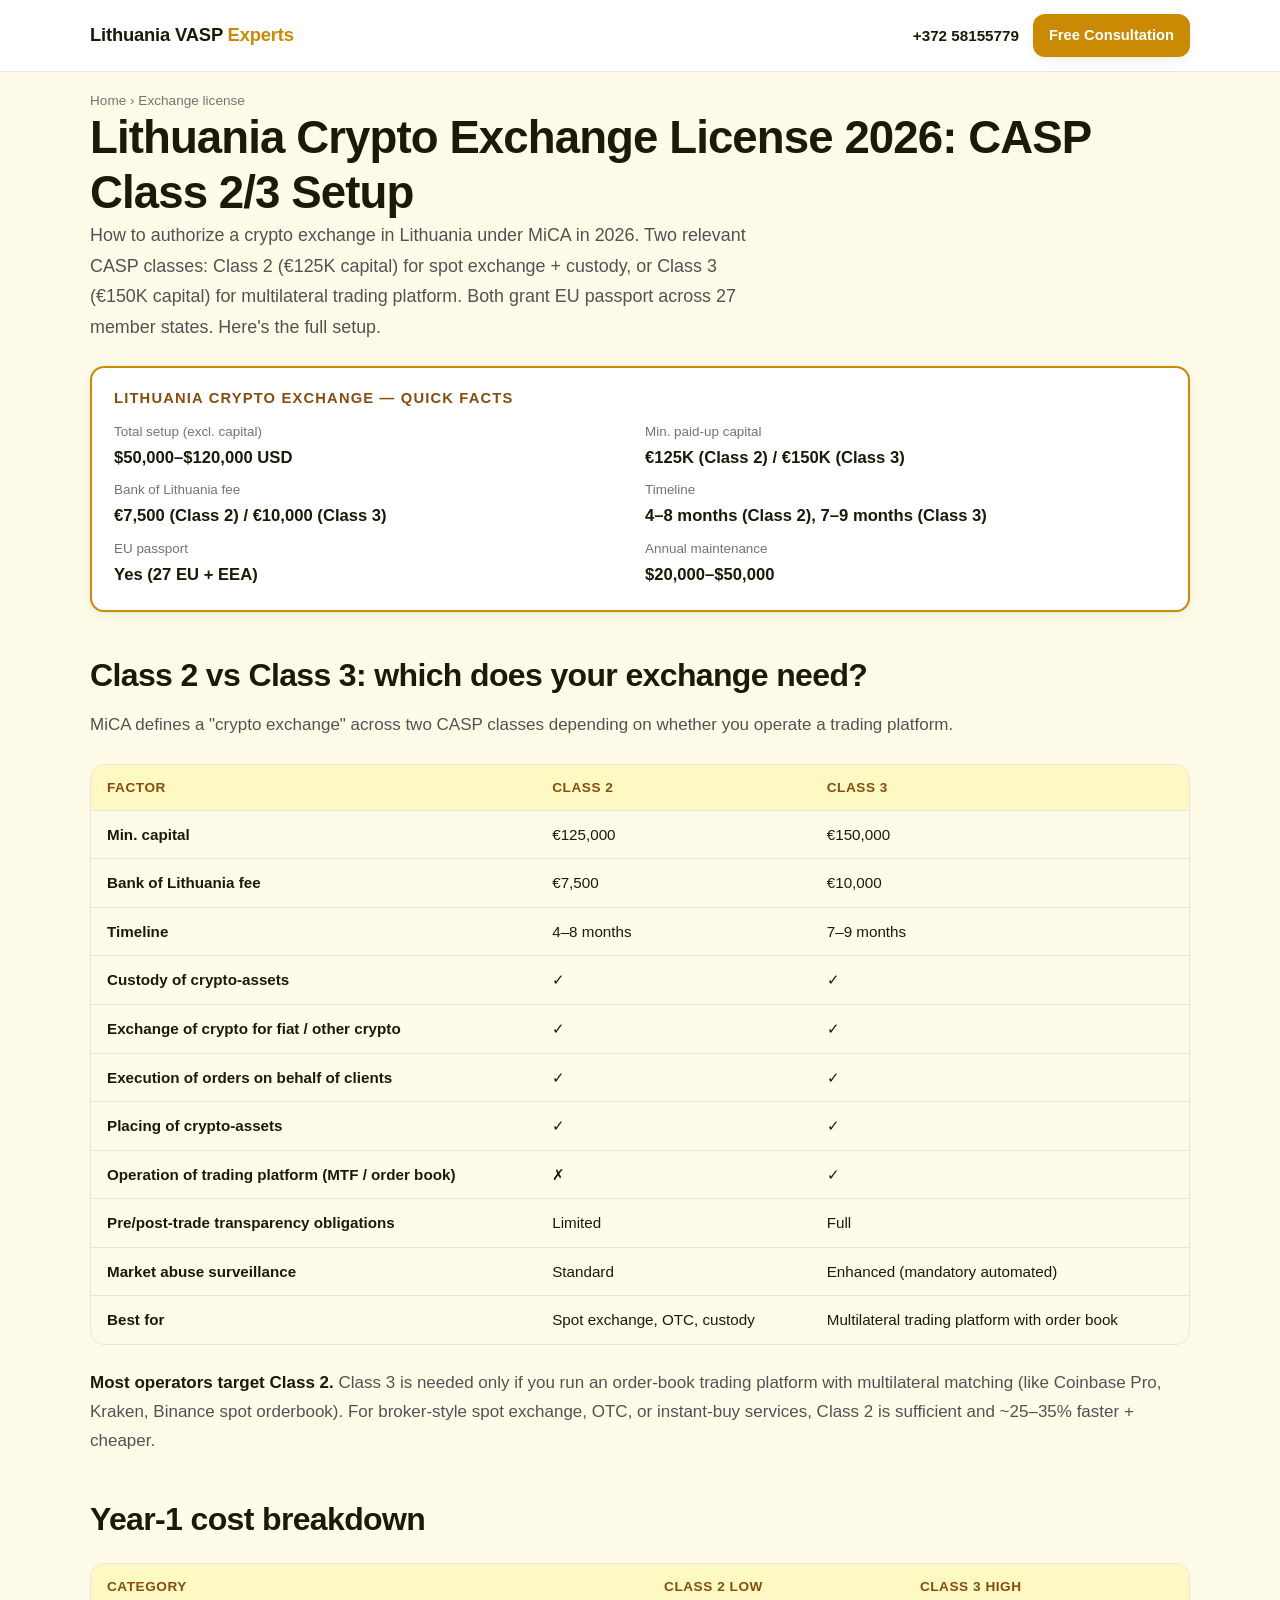
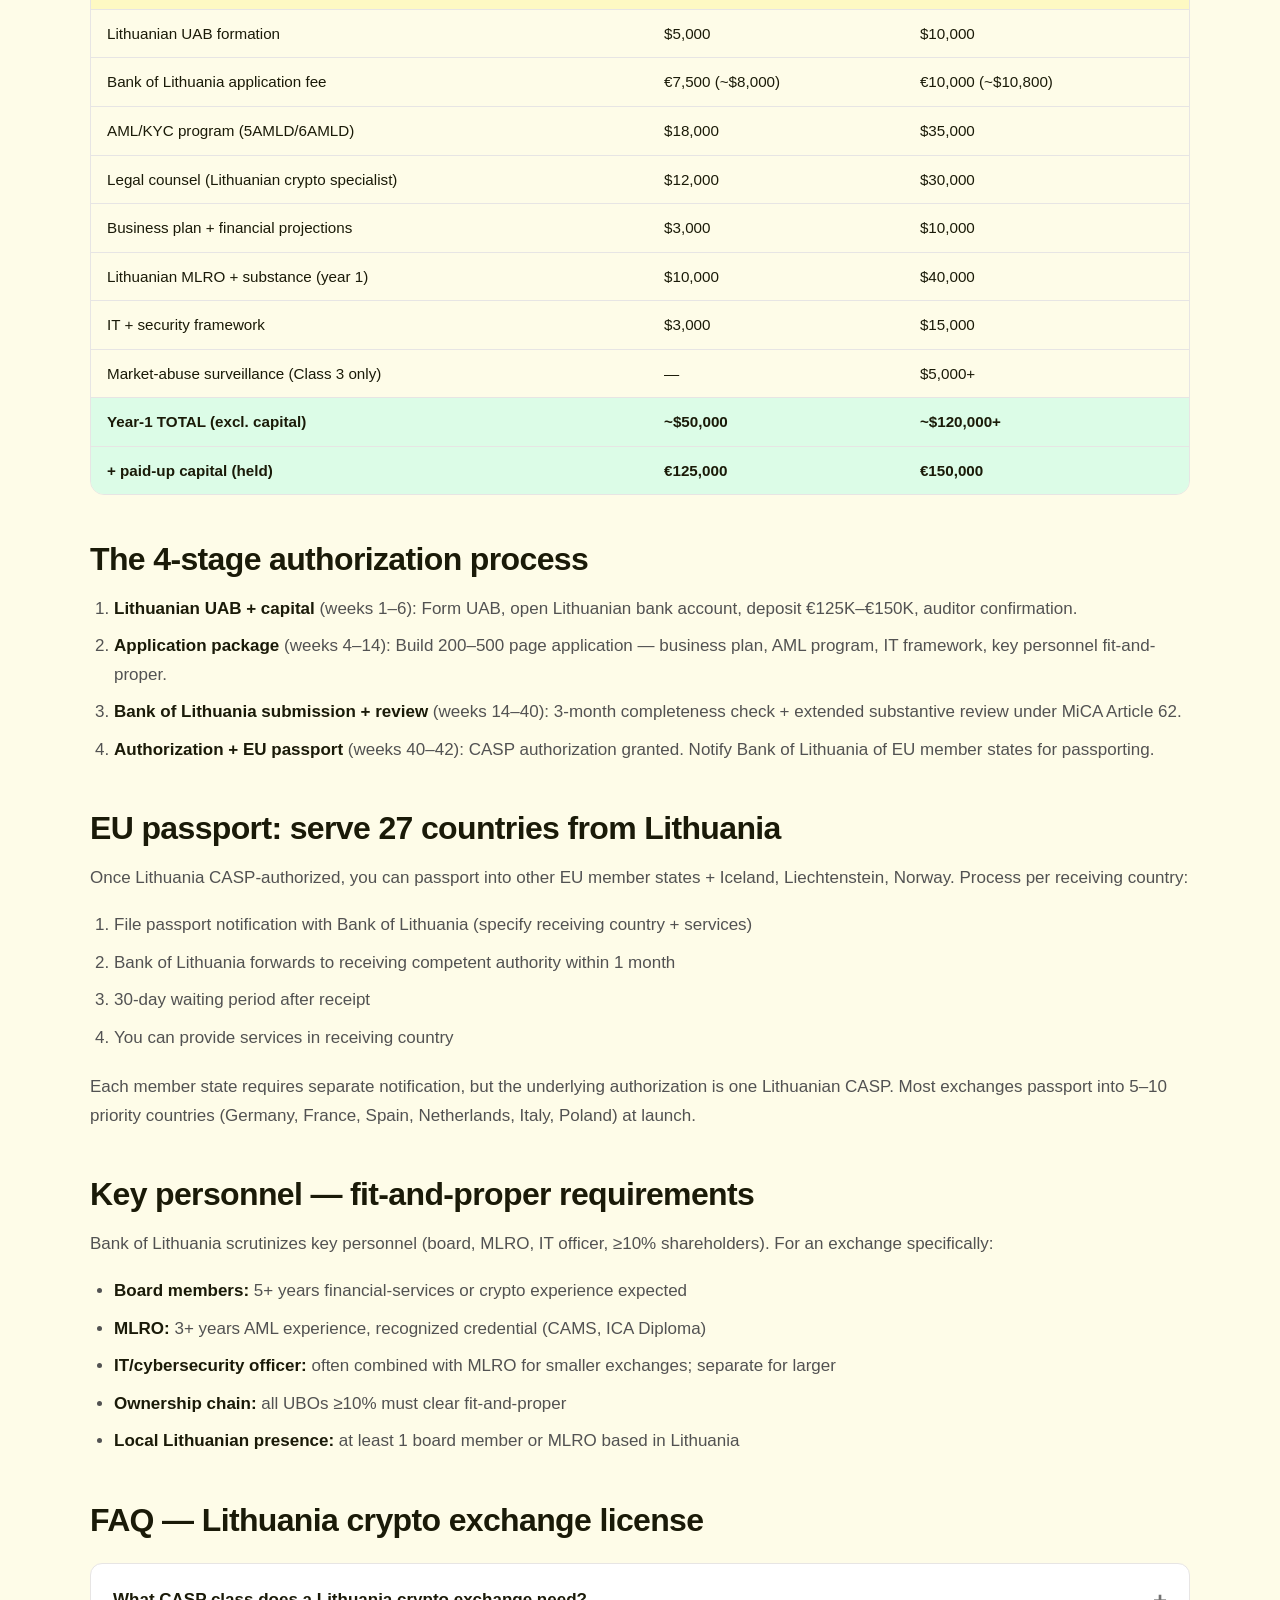
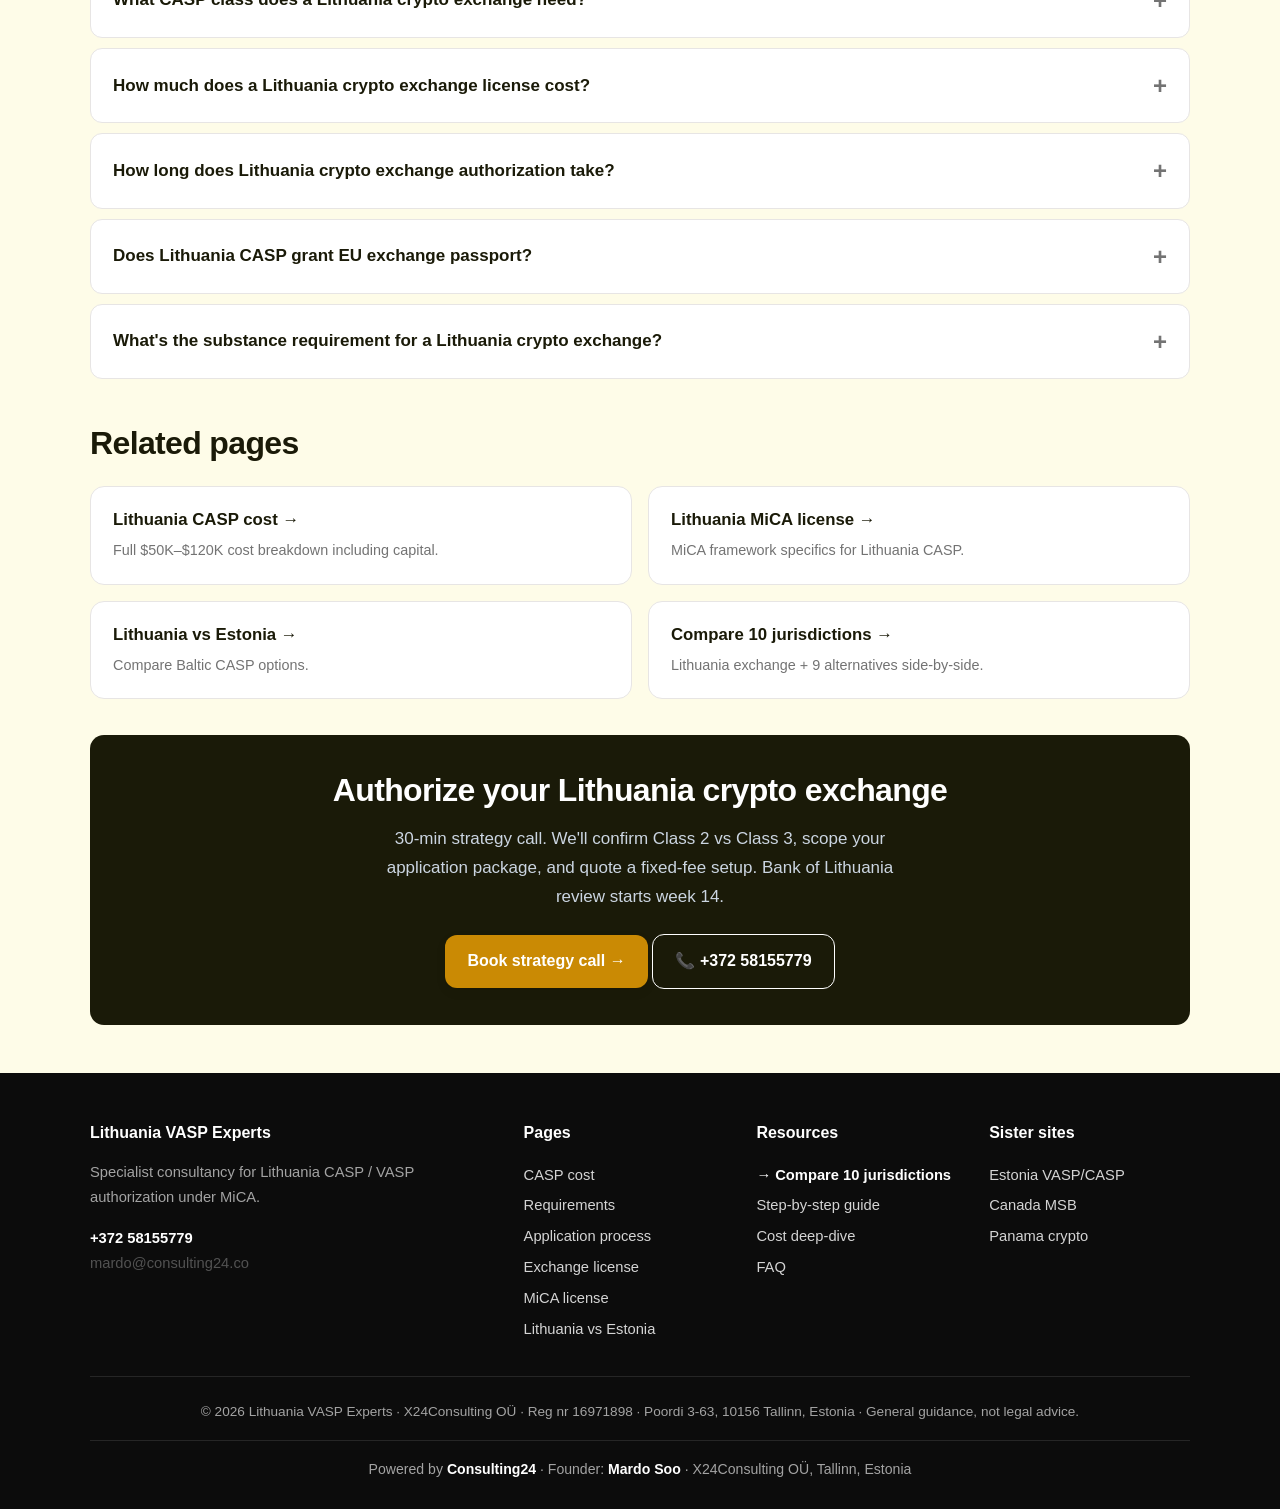
<file: exchange-license/index.html>
<!DOCTYPE html>
<html lang="en">
<head>
  <meta charset="UTF-8">
  <meta name="viewport" content="width=device-width, initial-scale=1.0">
  <title>Lithuania Crypto Exchange License 2026: CASP Class 2/3 Setup</title>
  <meta name="description" content="Lithuania crypto exchange license under MiCA: CASP Class 2 (€125K capital) for spot exchange or Class 3 (€150K capital) for trading platform. $50K–$120K setup, 4–8 months, EU passport.">
  <meta name="robots" content="index, follow, max-snippet:-1, max-image-preview:large">
  <link rel="canonical" href="https://mardo89.github.io/lithuania-vasp-license/exchange-license/">
  <meta property="og:title" content="Lithuania Crypto Exchange License 2026: CASP Class 2/3">
  <meta property="og:description" content="MiCA-compliant crypto exchange license. €125K–€150K capital, EU passport across 27 countries. Powered by Consulting24.">
  <meta property="og:type" content="article">
  <meta property="og:url" content="https://mardo89.github.io/lithuania-vasp-license/exchange-license/">
  <meta property="og:image" content="https://mardo89.github.io/lithuania-vasp-license/og-image.jpg">

  <script type="application/ld+json">
  {"@context":"https://schema.org","@graph":[
    {"@type":"BreadcrumbList","itemListElement":[
      {"@type":"ListItem","position":1,"name":"Home","item":"https://mardo89.github.io/lithuania-vasp-license/"},
      {"@type":"ListItem","position":2,"name":"Exchange license","item":"https://mardo89.github.io/lithuania-vasp-license/exchange-license/"}
    ]},
    {"@type":"Article","headline":"Lithuania Crypto Exchange License 2026: CASP Class 2/3 Setup","author":{"@type":"Organization","name":"Lithuania VASP Experts"},"publisher":{"@type":"Organization","name":"Consulting24","url":"https://consulting24.co/"},"datePublished":"2026-05-10","dateModified":"2026-05-10"},
    {"@type":"FAQPage","mainEntity":[
      {"@type":"Question","name":"What CASP class does a Lithuania crypto exchange need?","acceptedAnswer":{"@type":"Answer","text":"Class 2 (€125,000 capital) for standard spot crypto exchange (custody + exchange + execution). Class 3 (€150,000 capital) if you operate a multilateral trading platform / order book exchange. Most international crypto exchanges target Class 2 unless they specifically run an order-book MTF. Class 1 (€50,000) only covers advisory/portfolio services and is rarely the right choice for an exchange."}},
      {"@type":"Question","name":"How much does a Lithuania crypto exchange license cost?","acceptedAnswer":{"@type":"Answer","text":"Total setup runs $50,000–$120,000 in year one (excluding capital). Bank of Lithuania fee €5K–€10K, AML/KYC program €15K–€30K, legal counsel €10K–€25K, Lithuanian UAB formation €5K–€10K, Lithuanian MLRO + substance €15K–€50K. Plus €125,000 paid-up capital (Class 2) or €150,000 (Class 3). Annual maintenance $20,000–$50,000."}},
      {"@type":"Question","name":"How long does Lithuania crypto exchange authorization take?","acceptedAnswer":{"@type":"Answer","text":"4–8 months end-to-end. Pre-submission stages (UAB formation, capital deposit, AML program, application package) take 2–3 months. Bank of Lithuania review under MiCA Article 62 takes 20–25 weeks (3-month completeness check + extended substantive review). Class 3 trading platforms take 7–9 months due to additional market-abuse surveillance documentation."}}
    ]}
  ]}
  </script>

  <link rel="stylesheet" href="../styles.css">
</head>
<body>

<header class="top">
  <div class="top-inner">
    <a href="/lithuania-vasp-license/" class="brand">Lithuania VASP <span>Experts</span></a>
    <div class="top-cta">
      <a href="tel:+37258155779" class="top-phone">+372 58155779</a>
      <a href="/lithuania-vasp-license/#contact" class="btn btn-primary" style="padding:10px 16px;min-height:auto;font-size:.92rem">Free Consultation</a>
    </div>
  </div>
</header>

<div class="wrap">
  <nav class="breadcrumbs"><a href="/lithuania-vasp-license/">Home</a> &rsaquo; Exchange license</nav>
</div>

<article class="wrap">
  <h1>Lithuania Crypto Exchange License 2026: CASP Class 2/3 Setup</h1>
  <p class="lead">How to authorize a crypto exchange in Lithuania under MiCA in 2026. Two relevant CASP classes: Class 2 (€125K capital) for spot exchange + custody, or Class 3 (€150K capital) for multilateral trading platform. Both grant EU passport across 27 member states. Here's the full setup.</p>

  <aside class="quickfacts">
    <h3>Lithuania crypto exchange — quick facts</h3>
    <dl>
      <div><dt>Total setup (excl. capital)</dt><dd>$50,000–$120,000 USD</dd></div>
      <div><dt>Min. paid-up capital</dt><dd>€125K (Class 2) / €150K (Class 3)</dd></div>
      <div><dt>Bank of Lithuania fee</dt><dd>€7,500 (Class 2) / €10,000 (Class 3)</dd></div>
      <div><dt>Timeline</dt><dd>4–8 months (Class 2), 7–9 months (Class 3)</dd></div>
      <div><dt>EU passport</dt><dd>Yes (27 EU + EEA)</dd></div>
      <div><dt>Annual maintenance</dt><dd>$20,000–$50,000</dd></div>
    </dl>
  </aside>

  <h2>Class 2 vs Class 3: which does your exchange need?</h2>
  <p>MiCA defines a "crypto exchange" across two CASP classes depending on whether you operate a trading platform.</p>

  <div class="t-wrap">
    <table>
      <thead>
        <tr><th>Factor</th><th>Class 2</th><th>Class 3</th></tr>
      </thead>
      <tbody>
        <tr><td><strong>Min. capital</strong></td><td>€125,000</td><td>€150,000</td></tr>
        <tr><td><strong>Bank of Lithuania fee</strong></td><td>€7,500</td><td>€10,000</td></tr>
        <tr><td><strong>Timeline</strong></td><td>4–8 months</td><td>7–9 months</td></tr>
        <tr><td><strong>Custody of crypto-assets</strong></td><td>✓</td><td>✓</td></tr>
        <tr><td><strong>Exchange of crypto for fiat / other crypto</strong></td><td>✓</td><td>✓</td></tr>
        <tr><td><strong>Execution of orders on behalf of clients</strong></td><td>✓</td><td>✓</td></tr>
        <tr><td><strong>Placing of crypto-assets</strong></td><td>✓</td><td>✓</td></tr>
        <tr><td><strong>Operation of trading platform (MTF / order book)</strong></td><td>✗</td><td>✓</td></tr>
        <tr><td><strong>Pre/post-trade transparency obligations</strong></td><td>Limited</td><td>Full</td></tr>
        <tr><td><strong>Market abuse surveillance</strong></td><td>Standard</td><td>Enhanced (mandatory automated)</td></tr>
        <tr><td><strong>Best for</strong></td><td>Spot exchange, OTC, custody</td><td>Multilateral trading platform with order book</td></tr>
      </tbody>
    </table>
  </div>

  <p><strong>Most operators target Class 2.</strong> Class 3 is needed only if you run an order-book trading platform with multilateral matching (like Coinbase Pro, Kraken, Binance spot orderbook). For broker-style spot exchange, OTC, or instant-buy services, Class 2 is sufficient and ~25–35% faster + cheaper.</p>

  <h2>Year-1 cost breakdown</h2>

  <div class="t-wrap">
    <table>
      <thead>
        <tr><th>Category</th><th>Class 2 low</th><th>Class 3 high</th></tr>
      </thead>
      <tbody>
        <tr><td>Lithuanian UAB formation</td><td>$5,000</td><td>$10,000</td></tr>
        <tr><td>Bank of Lithuania application fee</td><td>€7,500 (~$8,000)</td><td>€10,000 (~$10,800)</td></tr>
        <tr><td>AML/KYC program (5AMLD/6AMLD)</td><td>$18,000</td><td>$35,000</td></tr>
        <tr><td>Legal counsel (Lithuanian crypto specialist)</td><td>$12,000</td><td>$30,000</td></tr>
        <tr><td>Business plan + financial projections</td><td>$3,000</td><td>$10,000</td></tr>
        <tr><td>Lithuanian MLRO + substance (year 1)</td><td>$10,000</td><td>$40,000</td></tr>
        <tr><td>IT + security framework</td><td>$3,000</td><td>$15,000</td></tr>
        <tr><td>Market-abuse surveillance (Class 3 only)</td><td>—</td><td>$5,000+</td></tr>
        <tr><td class="hl"><strong>Year-1 TOTAL (excl. capital)</strong></td><td class="hl">~$50,000</td><td class="hl">~$120,000+</td></tr>
        <tr><td class="hl"><strong>+ paid-up capital (held)</strong></td><td class="hl">€125,000</td><td class="hl">€150,000</td></tr>
      </tbody>
    </table>
  </div>

  <h2>The 4-stage authorization process</h2>
  <ol>
    <li><strong>Lithuanian UAB + capital</strong> (weeks 1–6): Form UAB, open Lithuanian bank account, deposit €125K–€150K, auditor confirmation.</li>
    <li><strong>Application package</strong> (weeks 4–14): Build 200–500 page application — business plan, AML program, IT framework, key personnel fit-and-proper.</li>
    <li><strong>Bank of Lithuania submission + review</strong> (weeks 14–40): 3-month completeness check + extended substantive review under MiCA Article 62.</li>
    <li><strong>Authorization + EU passport</strong> (weeks 40–42): CASP authorization granted. Notify Bank of Lithuania of EU member states for passporting.</li>
  </ol>

  <h2>EU passport: serve 27 countries from Lithuania</h2>
  <p>Once Lithuania CASP-authorized, you can passport into other EU member states + Iceland, Liechtenstein, Norway. Process per receiving country:</p>
  <ol>
    <li>File passport notification with Bank of Lithuania (specify receiving country + services)</li>
    <li>Bank of Lithuania forwards to receiving competent authority within 1 month</li>
    <li>30-day waiting period after receipt</li>
    <li>You can provide services in receiving country</li>
  </ol>
  <p>Each member state requires separate notification, but the underlying authorization is one Lithuanian CASP. Most exchanges passport into 5–10 priority countries (Germany, France, Spain, Netherlands, Italy, Poland) at launch.</p>

  <h2>Key personnel — fit-and-proper requirements</h2>
  <p>Bank of Lithuania scrutinizes key personnel (board, MLRO, IT officer, ≥10% shareholders). For an exchange specifically:</p>
  <ul>
    <li><strong>Board members:</strong> 5+ years financial-services or crypto experience expected</li>
    <li><strong>MLRO:</strong> 3+ years AML experience, recognized credential (CAMS, ICA Diploma)</li>
    <li><strong>IT/cybersecurity officer:</strong> often combined with MLRO for smaller exchanges; separate for larger</li>
    <li><strong>Ownership chain:</strong> all UBOs ≥10% must clear fit-and-proper</li>
    <li><strong>Local Lithuanian presence:</strong> at least 1 board member or MLRO based in Lithuania</li>
  </ul>

  <h2>FAQ — Lithuania crypto exchange license</h2>

  <div class="faq">
    <details>
      <summary>What CASP class does a Lithuania crypto exchange need?</summary>
      <p><strong>Class 2 (€125,000 capital)</strong> for standard spot crypto exchange (custody + exchange + execution). <strong>Class 3 (€150,000 capital)</strong> if you operate a multilateral trading platform / order book exchange. Most international crypto exchanges target Class 2 unless they specifically run an order-book MTF. Class 1 (€50,000) only covers advisory/portfolio services and is rarely the right choice for an exchange.</p>
    </details>
    <details>
      <summary>How much does a Lithuania crypto exchange license cost?</summary>
      <p>Total setup runs <strong>$50,000–$120,000</strong> in year one (excluding capital). Bank of Lithuania fee €5K–€10K, AML/KYC program €15K–€30K, legal counsel €10K–€25K, Lithuanian UAB formation €5K–€10K, Lithuanian MLRO + substance €15K–€50K. Plus <strong>€125,000 paid-up capital (Class 2)</strong> or <strong>€150,000 (Class 3)</strong>. Annual maintenance $20,000–$50,000.</p>
    </details>
    <details>
      <summary>How long does Lithuania crypto exchange authorization take?</summary>
      <p><strong>4–8 months</strong> end-to-end. Pre-submission stages take 2–3 months. Bank of Lithuania review under MiCA Article 62 takes 20–25 weeks (3-month completeness check + extended substantive review). Class 3 trading platforms take 7–9 months due to additional market-abuse surveillance documentation.</p>
    </details>
    <details>
      <summary>Does Lithuania CASP grant EU exchange passport?</summary>
      <p><strong>Yes.</strong> Lithuania CASP authorization grants the right to provide crypto-exchange services across 27 EU member states + Iceland, Liechtenstein, Norway (EEA). Activated via notification to Bank of Lithuania per receiving country. Each notification takes ~30 days from receiving authority's confirmation.</p>
    </details>
    <details>
      <summary>What's the substance requirement for a Lithuania crypto exchange?</summary>
      <p>Bank of Lithuania expects <strong>meaningful local Lithuanian substance</strong>: at least 1 board member or senior officer with Lithuanian residence, plus a Lithuanian-based MLRO. Real Lithuanian office (not virtual). Bank of Lithuania conducts site visits during examinations. Plan for $15K–$50K/year in substance costs.</p>
    </details>
  </div>

  <h2>Related pages</h2>
  <div class="related">
    <a href="/lithuania-vasp-license/cost/"><strong>Lithuania CASP cost →</strong><span>Full $50K–$120K cost breakdown including capital.</span></a>
    <a href="/lithuania-vasp-license/mica/"><strong>Lithuania MiCA license →</strong><span>MiCA framework specifics for Lithuania CASP.</span></a>
    <a href="/lithuania-vasp-license/vs-estonia/"><strong>Lithuania vs Estonia →</strong><span>Compare Baltic CASP options.</span></a>
    <a href="https://mardo89.github.io/crypto-license-navigator/"><strong>Compare 10 jurisdictions →</strong><span>Lithuania exchange + 9 alternatives side-by-side.</span></a>
  </div>

  <div class="cta-card">
    <h2>Authorize your Lithuania crypto exchange</h2>
    <p>30-min strategy call. We'll confirm Class 2 vs Class 3, scope your application package, and quote a fixed-fee setup. Bank of Lithuania review starts week 14.</p>
    <a href="/lithuania-vasp-license/#contact" class="btn btn-primary">Book strategy call →</a>
    <a href="tel:+37258155779" class="btn btn-ghost">📞 +372 58155779</a>
  </div>
</article>

<footer>
  <div class="wrap">
    <div class="foot-grid">
      <div>
        <h4>Lithuania VASP Experts</h4>
        <p style="color:#a3a3a3">Specialist consultancy for Lithuania CASP / VASP authorization under MiCA.</p>
        <p style="margin-top:14px"><strong style="color:#fff">+372 58155779</strong><br>mardo@consulting24.co</p>
      </div>
      <div>
        <h4>Pages</h4>
        <a href="/lithuania-vasp-license/cost/">CASP cost</a>
        <a href="/lithuania-vasp-license/requirements/">Requirements</a>
        <a href="/lithuania-vasp-license/application-process/">Application process</a>
        <a href="/lithuania-vasp-license/exchange-license/">Exchange license</a>
        <a href="/lithuania-vasp-license/mica/">MiCA license</a>
        <a href="/lithuania-vasp-license/vs-estonia/">Lithuania vs Estonia</a>
      </div>
      <div>
        <h4>Resources</h4>
        <a href="https://mardo89.github.io/crypto-license-navigator/" style="color:#fff;font-weight:700">→ Compare 10 jurisdictions</a>
        <a href="/lithuania-vasp-license/blog/step-by-step-guide-2026/">Step-by-step guide</a>
        <a href="/lithuania-vasp-license/blog/cost-breakdown/">Cost deep-dive</a>
        <a href="/lithuania-vasp-license/#faq">FAQ</a>
      </div>
      <div>
        <h4>Sister sites</h4>
        <a href="https://mardo89.github.io/estonia-vasp-license/">Estonia VASP/CASP</a>
        <a href="https://mardo89.github.io/canada-msb-license/">Canada MSB</a>
        <a href="https://mardo89.github.io/panama-crypto-license/">Panama crypto</a>
      </div>
    </div>
    <div class="foot-bottom">© 2026 Lithuania VASP Experts · X24Consulting OÜ · Reg nr 16971898 · Poordi 3-63, 10156 Tallinn, Estonia · General guidance, not legal advice.</div>
    <div class="powered">Powered by <a href="https://consulting24.co/">Consulting24</a> · Founder: <a href="https://www.linkedin.com/in/mardo-s-00a05ab0/">Mardo Soo</a> · X24Consulting OÜ, Tallinn, Estonia</div>
  </div>
</footer>

<div class="sticky-bar">
  <a href="tel:+37258155779" class="btn btn-secondary" style="background:var(--ink)">📞 Call</a>
  <a href="/lithuania-vasp-license/#contact" class="btn btn-primary">Free consultation</a>
</div>

</body>
</html>
</file>
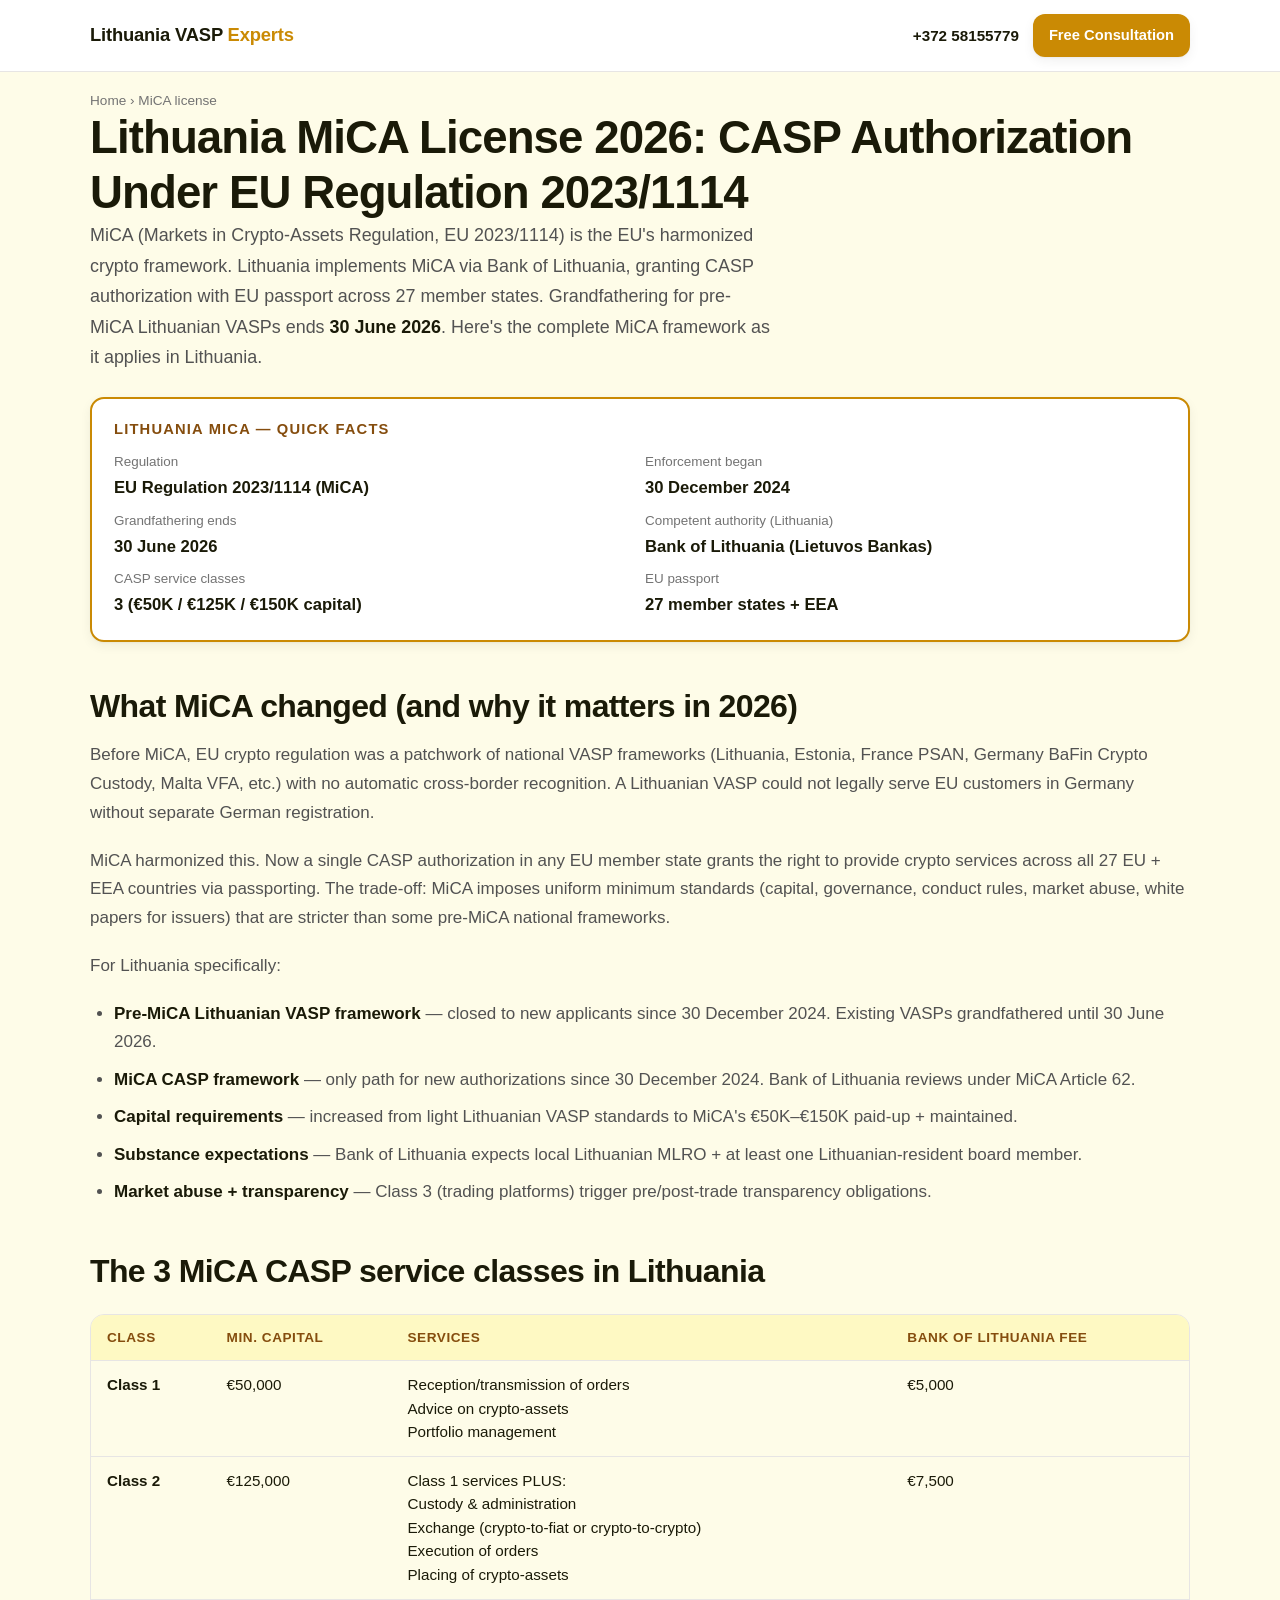
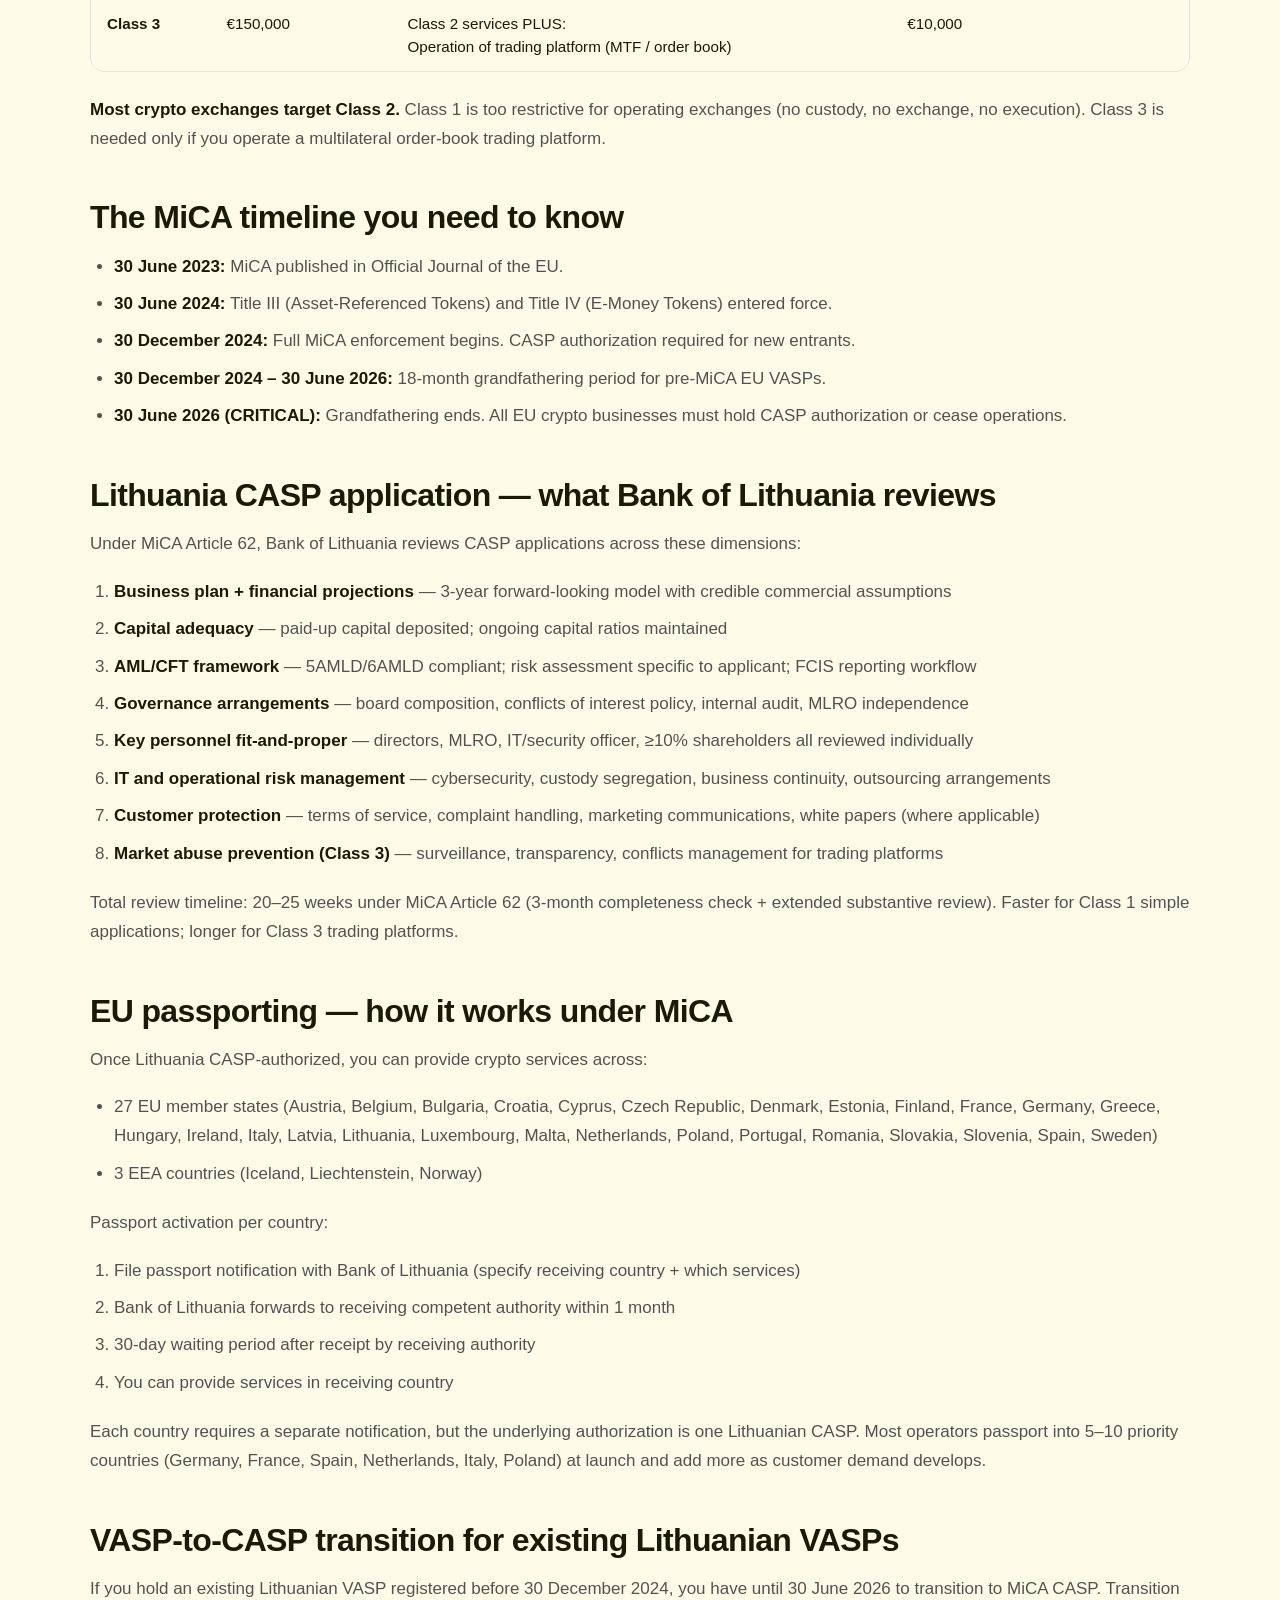
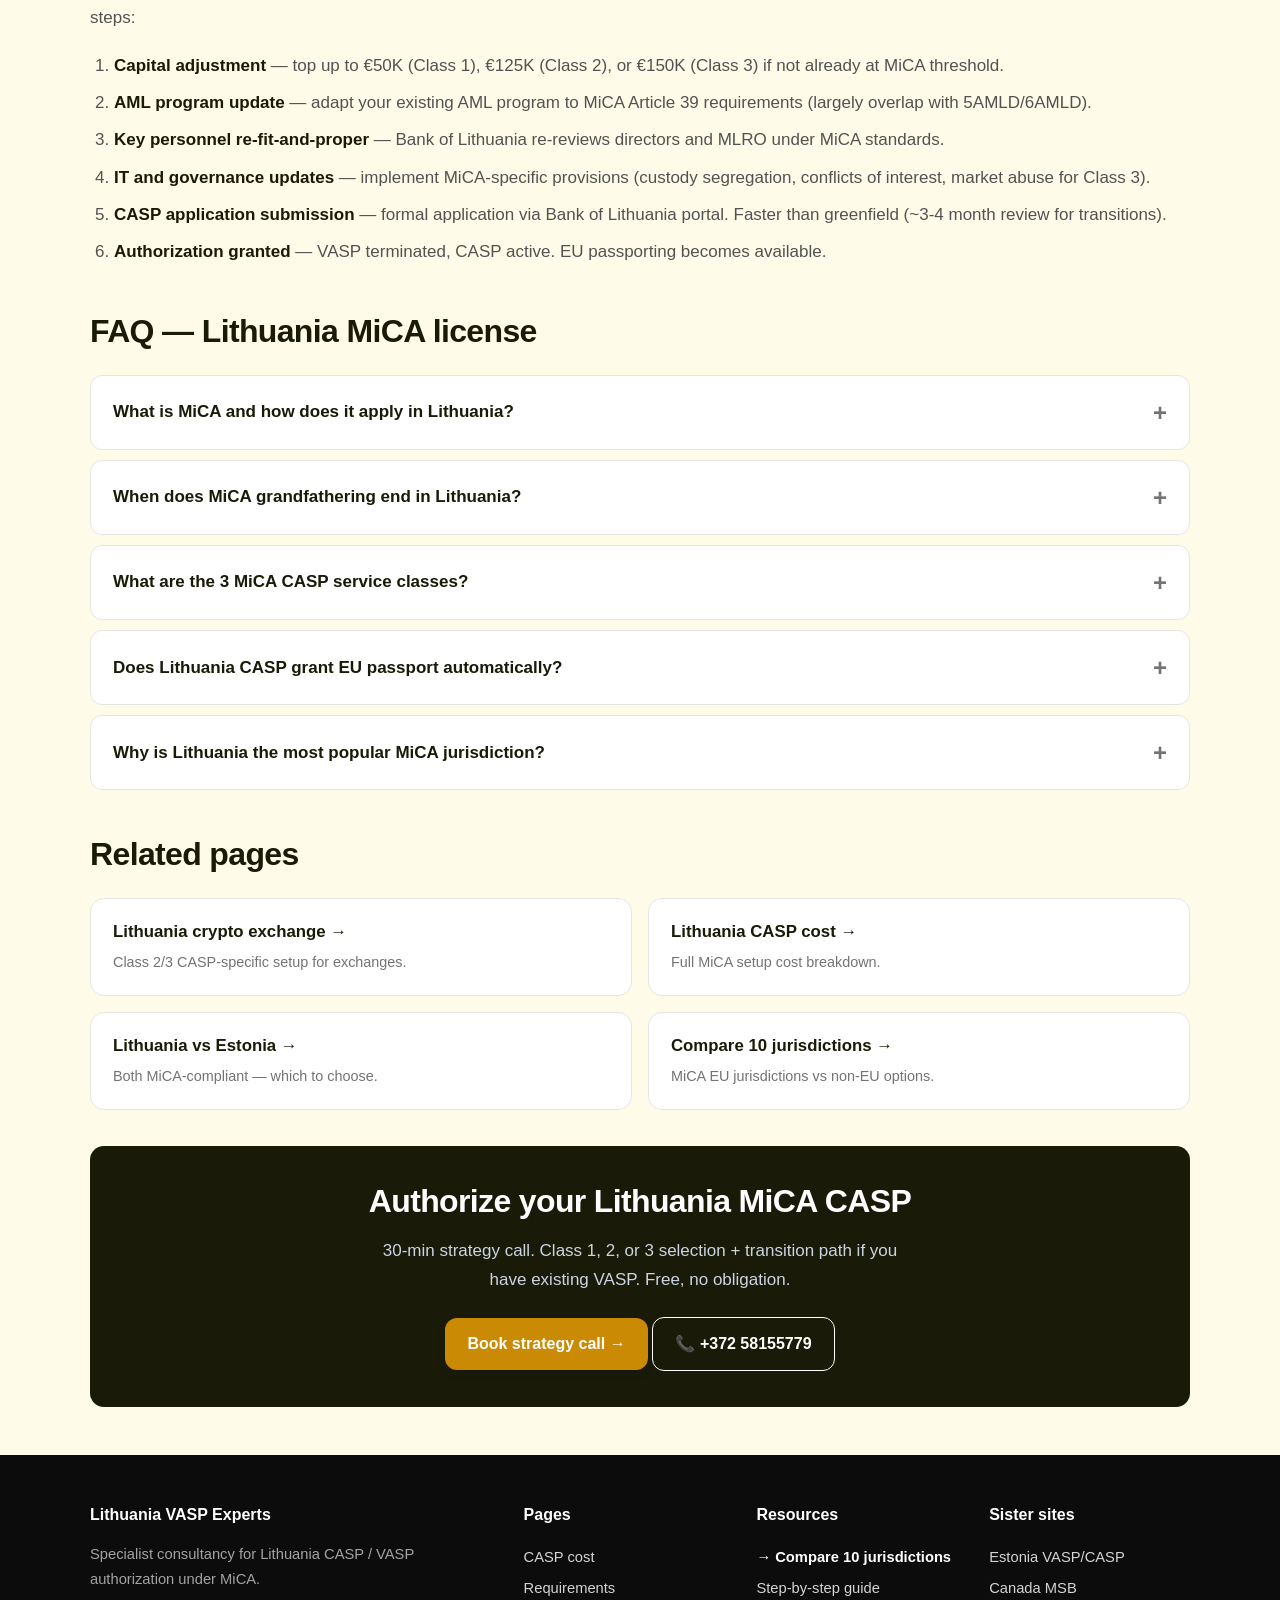
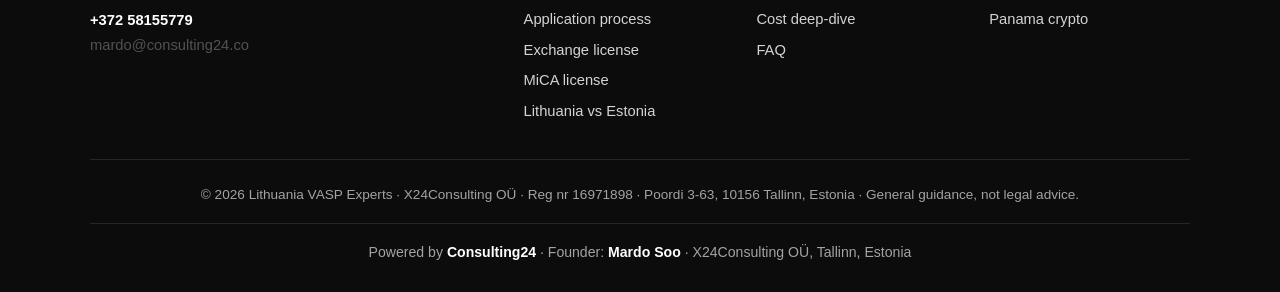
<file: mica/index.html>
<!DOCTYPE html>
<html lang="en">
<head>
  <meta charset="UTF-8">
  <meta name="viewport" content="width=device-width, initial-scale=1.0">
  <title>Lithuania MiCA License 2026: CASP Authorization Under EU Regulation 2023/1114</title>
  <meta name="description" content="Lithuania MiCA license guide 2026: CASP Class 1/2/3, €50K–€150K capital, EU passport across 27 countries, Bank of Lithuania review, grandfathering deadline 30 June 2026.">
  <meta name="robots" content="index, follow, max-snippet:-1, max-image-preview:large">
  <link rel="canonical" href="https://mardo89.github.io/lithuania-vasp-license/mica/">
  <meta property="og:title" content="Lithuania MiCA License 2026: CASP Authorization Guide">
  <meta property="og:description" content="EU MiCA framework in Lithuania: 3 CASP classes, EU passport, grandfathering ends 30 June 2026.">
  <meta property="og:type" content="article">
  <meta property="og:url" content="https://mardo89.github.io/lithuania-vasp-license/mica/">
  <meta property="og:image" content="https://mardo89.github.io/lithuania-vasp-license/og-image.jpg">

  <script type="application/ld+json">
  {"@context":"https://schema.org","@graph":[
    {"@type":"BreadcrumbList","itemListElement":[
      {"@type":"ListItem","position":1,"name":"Home","item":"https://mardo89.github.io/lithuania-vasp-license/"},
      {"@type":"ListItem","position":2,"name":"MiCA license","item":"https://mardo89.github.io/lithuania-vasp-license/mica/"}
    ]},
    {"@type":"Article","headline":"Lithuania MiCA License 2026: CASP Authorization Under EU Regulation 2023/1114","author":{"@type":"Organization","name":"Lithuania VASP Experts"},"publisher":{"@type":"Organization","name":"Consulting24","url":"https://consulting24.co/"},"datePublished":"2026-05-10","dateModified":"2026-05-10"},
    {"@type":"FAQPage","mainEntity":[
      {"@type":"Question","name":"What is MiCA and how does it apply in Lithuania?","acceptedAnswer":{"@type":"Answer","text":"MiCA (Markets in Crypto-Assets Regulation, EU Regulation 2023/1114) is the EU's harmonized crypto framework that took effect 30 December 2024. It creates three CASP service classes with capital requirements of €50K (Class 1), €125K (Class 2), or €150K (Class 3). Lithuania implements MiCA via Bank of Lithuania (Lietuvos Bankas) as the competent authority. CASPs authorized in Lithuania can passport their services across all 27 EU member states + Iceland, Liechtenstein, Norway (EEA)."}},
      {"@type":"Question","name":"When does MiCA grandfathering end in Lithuania?","acceptedAnswer":{"@type":"Answer","text":"30 June 2026. Lithuanian VASPs registered before 30 December 2024 (when MiCA enforcement began) have an 18-month grandfathering period to obtain CASP authorization. After 30 June 2026, all Lithuanian crypto businesses must hold CASP authorization or cease operations. Many existing VASPs are currently in the transition process; new applicants since 30 December 2024 apply directly under MiCA CASP framework."}},
      {"@type":"Question","name":"What are the 3 MiCA CASP service classes?","acceptedAnswer":{"@type":"Answer","text":"Class 1 (€50,000 capital): reception/transmission of orders, advice on crypto-assets, portfolio management. Class 2 (€125,000 capital): Class 1 + custody and administration, exchange of crypto for fiat or other crypto, execution of orders, placing of crypto-assets. Class 3 (€150,000 capital): Class 2 + operation of trading platform (multilateral order book). Most crypto exchanges target Class 2; trading platforms target Class 3."}}
    ]}
  ]}
  </script>

  <link rel="stylesheet" href="../styles.css">
</head>
<body>

<header class="top">
  <div class="top-inner">
    <a href="/lithuania-vasp-license/" class="brand">Lithuania VASP <span>Experts</span></a>
    <div class="top-cta">
      <a href="tel:+37258155779" class="top-phone">+372 58155779</a>
      <a href="/lithuania-vasp-license/#contact" class="btn btn-primary" style="padding:10px 16px;min-height:auto;font-size:.92rem">Free Consultation</a>
    </div>
  </div>
</header>

<div class="wrap">
  <nav class="breadcrumbs"><a href="/lithuania-vasp-license/">Home</a> &rsaquo; MiCA license</nav>
</div>

<article class="wrap">
  <h1>Lithuania MiCA License 2026: CASP Authorization Under EU Regulation 2023/1114</h1>
  <p class="lead">MiCA (Markets in Crypto-Assets Regulation, EU 2023/1114) is the EU's harmonized crypto framework. Lithuania implements MiCA via Bank of Lithuania, granting CASP authorization with EU passport across 27 member states. Grandfathering for pre-MiCA Lithuanian VASPs ends <strong>30 June 2026</strong>. Here's the complete MiCA framework as it applies in Lithuania.</p>

  <aside class="quickfacts">
    <h3>Lithuania MiCA — quick facts</h3>
    <dl>
      <div><dt>Regulation</dt><dd>EU Regulation 2023/1114 (MiCA)</dd></div>
      <div><dt>Enforcement began</dt><dd>30 December 2024</dd></div>
      <div><dt>Grandfathering ends</dt><dd>30 June 2026</dd></div>
      <div><dt>Competent authority (Lithuania)</dt><dd>Bank of Lithuania (Lietuvos Bankas)</dd></div>
      <div><dt>CASP service classes</dt><dd>3 (€50K / €125K / €150K capital)</dd></div>
      <div><dt>EU passport</dt><dd>27 member states + EEA</dd></div>
    </dl>
  </aside>

  <h2>What MiCA changed (and why it matters in 2026)</h2>
  <p>Before MiCA, EU crypto regulation was a patchwork of national VASP frameworks (Lithuania, Estonia, France PSAN, Germany BaFin Crypto Custody, Malta VFA, etc.) with no automatic cross-border recognition. A Lithuanian VASP could not legally serve EU customers in Germany without separate German registration.</p>
  <p>MiCA harmonized this. Now a single CASP authorization in any EU member state grants the right to provide crypto services across all 27 EU + EEA countries via passporting. The trade-off: MiCA imposes uniform minimum standards (capital, governance, conduct rules, market abuse, white papers for issuers) that are stricter than some pre-MiCA national frameworks.</p>
  <p>For Lithuania specifically:</p>
  <ul>
    <li><strong>Pre-MiCA Lithuanian VASP framework</strong> — closed to new applicants since 30 December 2024. Existing VASPs grandfathered until 30 June 2026.</li>
    <li><strong>MiCA CASP framework</strong> — only path for new authorizations since 30 December 2024. Bank of Lithuania reviews under MiCA Article 62.</li>
    <li><strong>Capital requirements</strong> — increased from light Lithuanian VASP standards to MiCA's €50K–€150K paid-up + maintained.</li>
    <li><strong>Substance expectations</strong> — Bank of Lithuania expects local Lithuanian MLRO + at least one Lithuanian-resident board member.</li>
    <li><strong>Market abuse + transparency</strong> — Class 3 (trading platforms) trigger pre/post-trade transparency obligations.</li>
  </ul>

  <h2>The 3 MiCA CASP service classes in Lithuania</h2>

  <div class="t-wrap">
    <table>
      <thead>
        <tr><th>Class</th><th>Min. capital</th><th>Services</th><th>Bank of Lithuania fee</th></tr>
      </thead>
      <tbody>
        <tr>
          <td><strong>Class 1</strong></td>
          <td>€50,000</td>
          <td>Reception/transmission of orders<br>Advice on crypto-assets<br>Portfolio management</td>
          <td>€5,000</td>
        </tr>
        <tr>
          <td><strong>Class 2</strong></td>
          <td>€125,000</td>
          <td>Class 1 services PLUS:<br>Custody & administration<br>Exchange (crypto-to-fiat or crypto-to-crypto)<br>Execution of orders<br>Placing of crypto-assets</td>
          <td>€7,500</td>
        </tr>
        <tr>
          <td><strong>Class 3</strong></td>
          <td>€150,000</td>
          <td>Class 2 services PLUS:<br>Operation of trading platform (MTF / order book)</td>
          <td>€10,000</td>
        </tr>
      </tbody>
    </table>
  </div>

  <p><strong>Most crypto exchanges target Class 2.</strong> Class 1 is too restrictive for operating exchanges (no custody, no exchange, no execution). Class 3 is needed only if you operate a multilateral order-book trading platform.</p>

  <h2>The MiCA timeline you need to know</h2>
  <ul>
    <li><strong>30 June 2023:</strong> MiCA published in Official Journal of the EU.</li>
    <li><strong>30 June 2024:</strong> Title III (Asset-Referenced Tokens) and Title IV (E-Money Tokens) entered force.</li>
    <li><strong>30 December 2024:</strong> Full MiCA enforcement begins. CASP authorization required for new entrants.</li>
    <li><strong>30 December 2024 – 30 June 2026:</strong> 18-month grandfathering period for pre-MiCA EU VASPs.</li>
    <li><strong>30 June 2026 (CRITICAL):</strong> Grandfathering ends. All EU crypto businesses must hold CASP authorization or cease operations.</li>
  </ul>

  <h2>Lithuania CASP application — what Bank of Lithuania reviews</h2>
  <p>Under MiCA Article 62, Bank of Lithuania reviews CASP applications across these dimensions:</p>
  <ol>
    <li><strong>Business plan + financial projections</strong> — 3-year forward-looking model with credible commercial assumptions</li>
    <li><strong>Capital adequacy</strong> — paid-up capital deposited; ongoing capital ratios maintained</li>
    <li><strong>AML/CFT framework</strong> — 5AMLD/6AMLD compliant; risk assessment specific to applicant; FCIS reporting workflow</li>
    <li><strong>Governance arrangements</strong> — board composition, conflicts of interest policy, internal audit, MLRO independence</li>
    <li><strong>Key personnel fit-and-proper</strong> — directors, MLRO, IT/security officer, ≥10% shareholders all reviewed individually</li>
    <li><strong>IT and operational risk management</strong> — cybersecurity, custody segregation, business continuity, outsourcing arrangements</li>
    <li><strong>Customer protection</strong> — terms of service, complaint handling, marketing communications, white papers (where applicable)</li>
    <li><strong>Market abuse prevention (Class 3)</strong> — surveillance, transparency, conflicts management for trading platforms</li>
  </ol>
  <p>Total review timeline: 20–25 weeks under MiCA Article 62 (3-month completeness check + extended substantive review). Faster for Class 1 simple applications; longer for Class 3 trading platforms.</p>

  <h2>EU passporting — how it works under MiCA</h2>
  <p>Once Lithuania CASP-authorized, you can provide crypto services across:</p>
  <ul>
    <li>27 EU member states (Austria, Belgium, Bulgaria, Croatia, Cyprus, Czech Republic, Denmark, Estonia, Finland, France, Germany, Greece, Hungary, Ireland, Italy, Latvia, Lithuania, Luxembourg, Malta, Netherlands, Poland, Portugal, Romania, Slovakia, Slovenia, Spain, Sweden)</li>
    <li>3 EEA countries (Iceland, Liechtenstein, Norway)</li>
  </ul>
  <p>Passport activation per country:</p>
  <ol>
    <li>File passport notification with Bank of Lithuania (specify receiving country + which services)</li>
    <li>Bank of Lithuania forwards to receiving competent authority within 1 month</li>
    <li>30-day waiting period after receipt by receiving authority</li>
    <li>You can provide services in receiving country</li>
  </ol>
  <p>Each country requires a separate notification, but the underlying authorization is one Lithuanian CASP. Most operators passport into 5–10 priority countries (Germany, France, Spain, Netherlands, Italy, Poland) at launch and add more as customer demand develops.</p>

  <h2>VASP-to-CASP transition for existing Lithuanian VASPs</h2>
  <p>If you hold an existing Lithuanian VASP registered before 30 December 2024, you have until 30 June 2026 to transition to MiCA CASP. Transition steps:</p>
  <ol>
    <li><strong>Capital adjustment</strong> — top up to €50K (Class 1), €125K (Class 2), or €150K (Class 3) if not already at MiCA threshold.</li>
    <li><strong>AML program update</strong> — adapt your existing AML program to MiCA Article 39 requirements (largely overlap with 5AMLD/6AMLD).</li>
    <li><strong>Key personnel re-fit-and-proper</strong> — Bank of Lithuania re-reviews directors and MLRO under MiCA standards.</li>
    <li><strong>IT and governance updates</strong> — implement MiCA-specific provisions (custody segregation, conflicts of interest, market abuse for Class 3).</li>
    <li><strong>CASP application submission</strong> — formal application via Bank of Lithuania portal. Faster than greenfield (~3-4 month review for transitions).</li>
    <li><strong>Authorization granted</strong> — VASP terminated, CASP active. EU passporting becomes available.</li>
  </ol>

  <h2>FAQ — Lithuania MiCA license</h2>

  <div class="faq">
    <details>
      <summary>What is MiCA and how does it apply in Lithuania?</summary>
      <p><strong>MiCA</strong> (Markets in Crypto-Assets Regulation, EU Regulation 2023/1114) is the EU's harmonized crypto framework that took effect 30 December 2024. It creates three CASP service classes with capital requirements of €50K (Class 1), €125K (Class 2), or €150K (Class 3). Lithuania implements MiCA via Bank of Lithuania (Lietuvos Bankas) as the competent authority. CASPs authorized in Lithuania can passport their services across all 27 EU member states + Iceland, Liechtenstein, Norway (EEA).</p>
    </details>
    <details>
      <summary>When does MiCA grandfathering end in Lithuania?</summary>
      <p><strong>30 June 2026.</strong> Lithuanian VASPs registered before 30 December 2024 (when MiCA enforcement began) have an 18-month grandfathering period to obtain CASP authorization. After 30 June 2026, all Lithuanian crypto businesses must hold CASP authorization or cease operations.</p>
    </details>
    <details>
      <summary>What are the 3 MiCA CASP service classes?</summary>
      <p><strong>Class 1 (€50,000 capital):</strong> reception/transmission of orders, advice on crypto-assets, portfolio management. <strong>Class 2 (€125,000 capital):</strong> Class 1 + custody and administration, exchange of crypto for fiat or other crypto, execution of orders, placing of crypto-assets. <strong>Class 3 (€150,000 capital):</strong> Class 2 + operation of trading platform (multilateral order book). Most crypto exchanges target Class 2; trading platforms target Class 3.</p>
    </details>
    <details>
      <summary>Does Lithuania CASP grant EU passport automatically?</summary>
      <p><strong>Almost.</strong> CASP authorization grants the right to passport, but you must file separate notifications per receiving EU member state. Each notification takes ~30 days from receiving competent authority's confirmation before you can provide services in that country. Most CASPs passport into 5–10 priority countries at launch and add more as demand grows.</p>
    </details>
    <details>
      <summary>Why is Lithuania the most popular MiCA jurisdiction?</summary>
      <p>Three reasons: (1) <strong>cheapest setup</strong> in EU at $50K–$120K vs Cyprus $80K–$200K, Germany $200K+, France $250K+; (2) <strong>fastest reviews</strong> — Bank of Lithuania has more crypto experience and clearer published guidance; (3) <strong>deepest crypto banking ecosystem</strong> — Lithuanian EMIs (Paysera, Verse, ConnectPay, Genome) onboard CASPs in 1–2 weeks vs other EU jurisdictions taking months.</p>
    </details>
  </div>

  <h2>Related pages</h2>
  <div class="related">
    <a href="/lithuania-vasp-license/exchange-license/"><strong>Lithuania crypto exchange →</strong><span>Class 2/3 CASP-specific setup for exchanges.</span></a>
    <a href="/lithuania-vasp-license/cost/"><strong>Lithuania CASP cost →</strong><span>Full MiCA setup cost breakdown.</span></a>
    <a href="/lithuania-vasp-license/vs-estonia/"><strong>Lithuania vs Estonia →</strong><span>Both MiCA-compliant — which to choose.</span></a>
    <a href="https://mardo89.github.io/crypto-license-navigator/"><strong>Compare 10 jurisdictions →</strong><span>MiCA EU jurisdictions vs non-EU options.</span></a>
  </div>

  <div class="cta-card">
    <h2>Authorize your Lithuania MiCA CASP</h2>
    <p>30-min strategy call. Class 1, 2, or 3 selection + transition path if you have existing VASP. Free, no obligation.</p>
    <a href="/lithuania-vasp-license/#contact" class="btn btn-primary">Book strategy call →</a>
    <a href="tel:+37258155779" class="btn btn-ghost">📞 +372 58155779</a>
  </div>
</article>

<footer>
  <div class="wrap">
    <div class="foot-grid">
      <div>
        <h4>Lithuania VASP Experts</h4>
        <p style="color:#a3a3a3">Specialist consultancy for Lithuania CASP / VASP authorization under MiCA.</p>
        <p style="margin-top:14px"><strong style="color:#fff">+372 58155779</strong><br>mardo@consulting24.co</p>
      </div>
      <div>
        <h4>Pages</h4>
        <a href="/lithuania-vasp-license/cost/">CASP cost</a>
        <a href="/lithuania-vasp-license/requirements/">Requirements</a>
        <a href="/lithuania-vasp-license/application-process/">Application process</a>
        <a href="/lithuania-vasp-license/exchange-license/">Exchange license</a>
        <a href="/lithuania-vasp-license/mica/">MiCA license</a>
        <a href="/lithuania-vasp-license/vs-estonia/">Lithuania vs Estonia</a>
      </div>
      <div>
        <h4>Resources</h4>
        <a href="https://mardo89.github.io/crypto-license-navigator/" style="color:#fff;font-weight:700">→ Compare 10 jurisdictions</a>
        <a href="/lithuania-vasp-license/blog/step-by-step-guide-2026/">Step-by-step guide</a>
        <a href="/lithuania-vasp-license/blog/cost-breakdown/">Cost deep-dive</a>
        <a href="/lithuania-vasp-license/#faq">FAQ</a>
      </div>
      <div>
        <h4>Sister sites</h4>
        <a href="https://mardo89.github.io/estonia-vasp-license/">Estonia VASP/CASP</a>
        <a href="https://mardo89.github.io/canada-msb-license/">Canada MSB</a>
        <a href="https://mardo89.github.io/panama-crypto-license/">Panama crypto</a>
      </div>
    </div>
    <div class="foot-bottom">© 2026 Lithuania VASP Experts · X24Consulting OÜ · Reg nr 16971898 · Poordi 3-63, 10156 Tallinn, Estonia · General guidance, not legal advice.</div>
    <div class="powered">Powered by <a href="https://consulting24.co/">Consulting24</a> · Founder: <a href="https://www.linkedin.com/in/mardo-s-00a05ab0/">Mardo Soo</a> · X24Consulting OÜ, Tallinn, Estonia</div>
  </div>
</footer>

<div class="sticky-bar">
  <a href="tel:+37258155779" class="btn btn-secondary" style="background:var(--ink)">📞 Call</a>
  <a href="/lithuania-vasp-license/#contact" class="btn btn-primary">Free consultation</a>
</div>

</body>
</html>
</file>
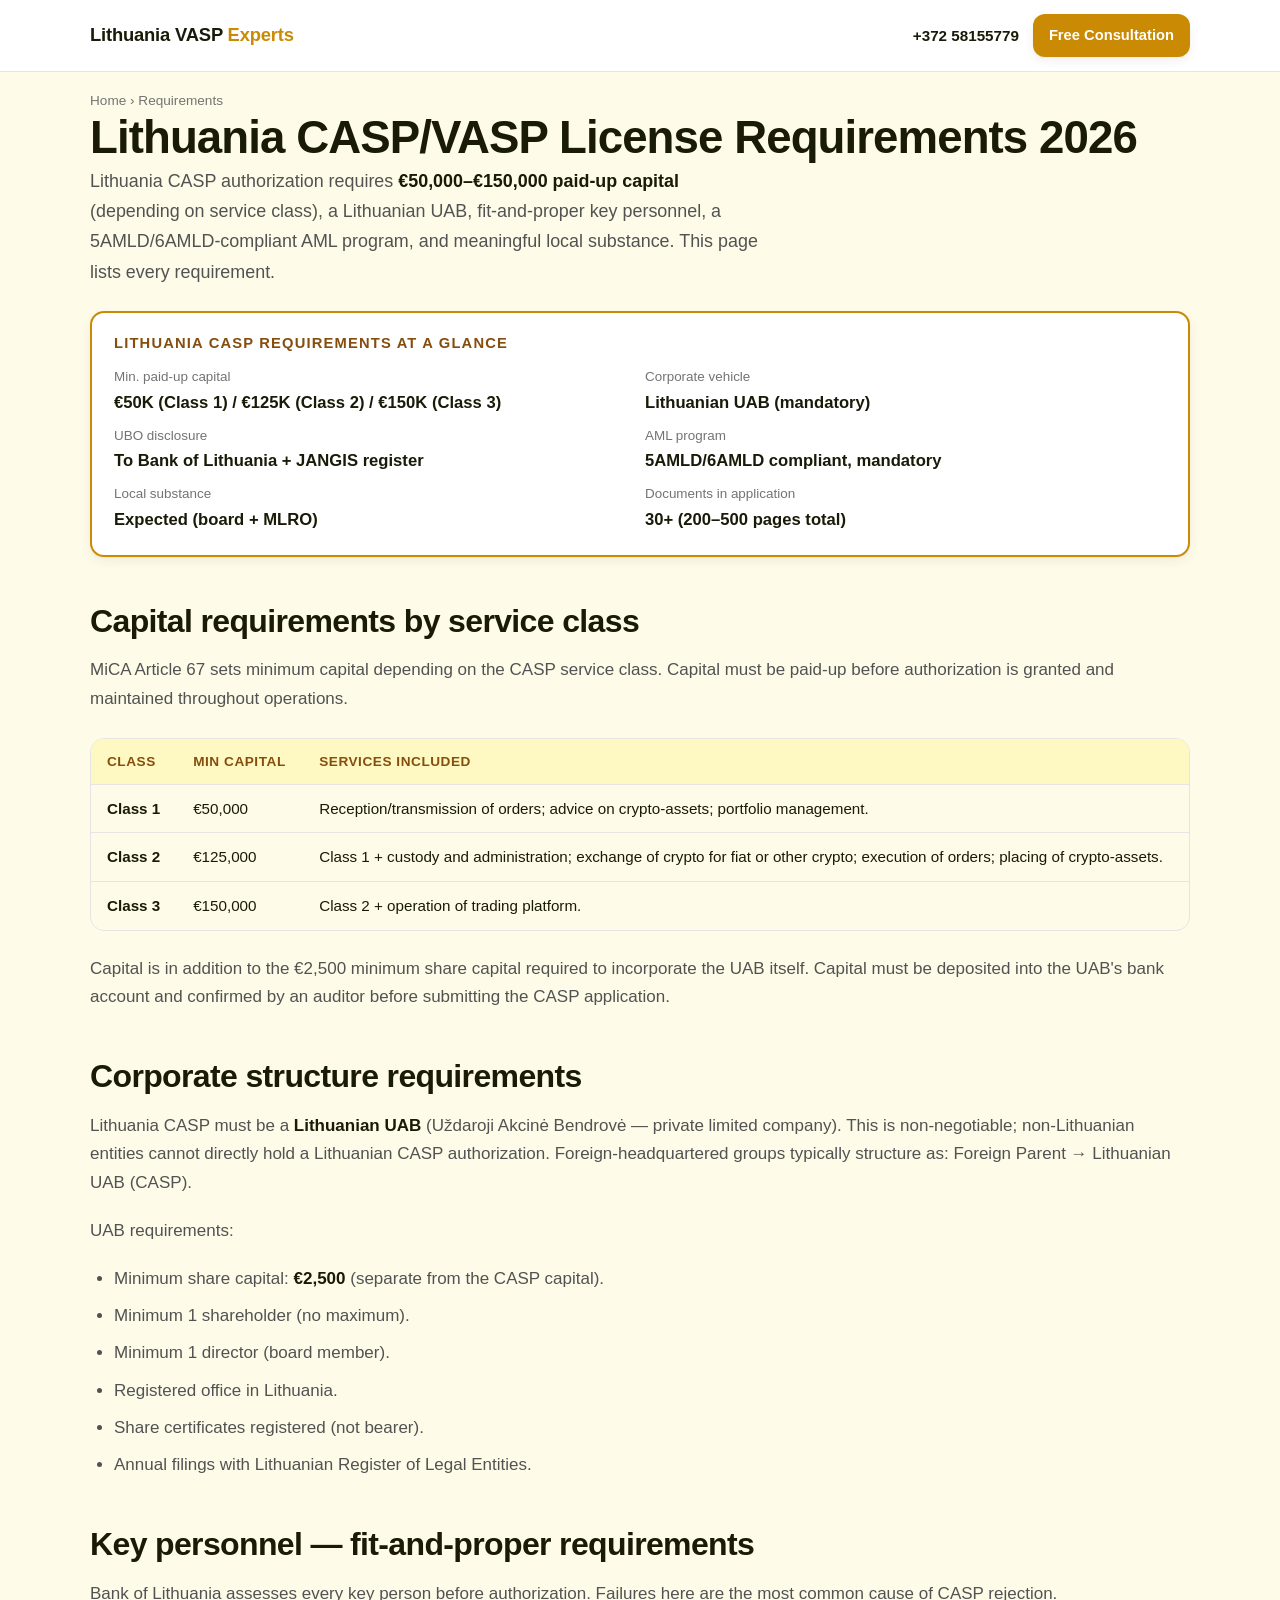
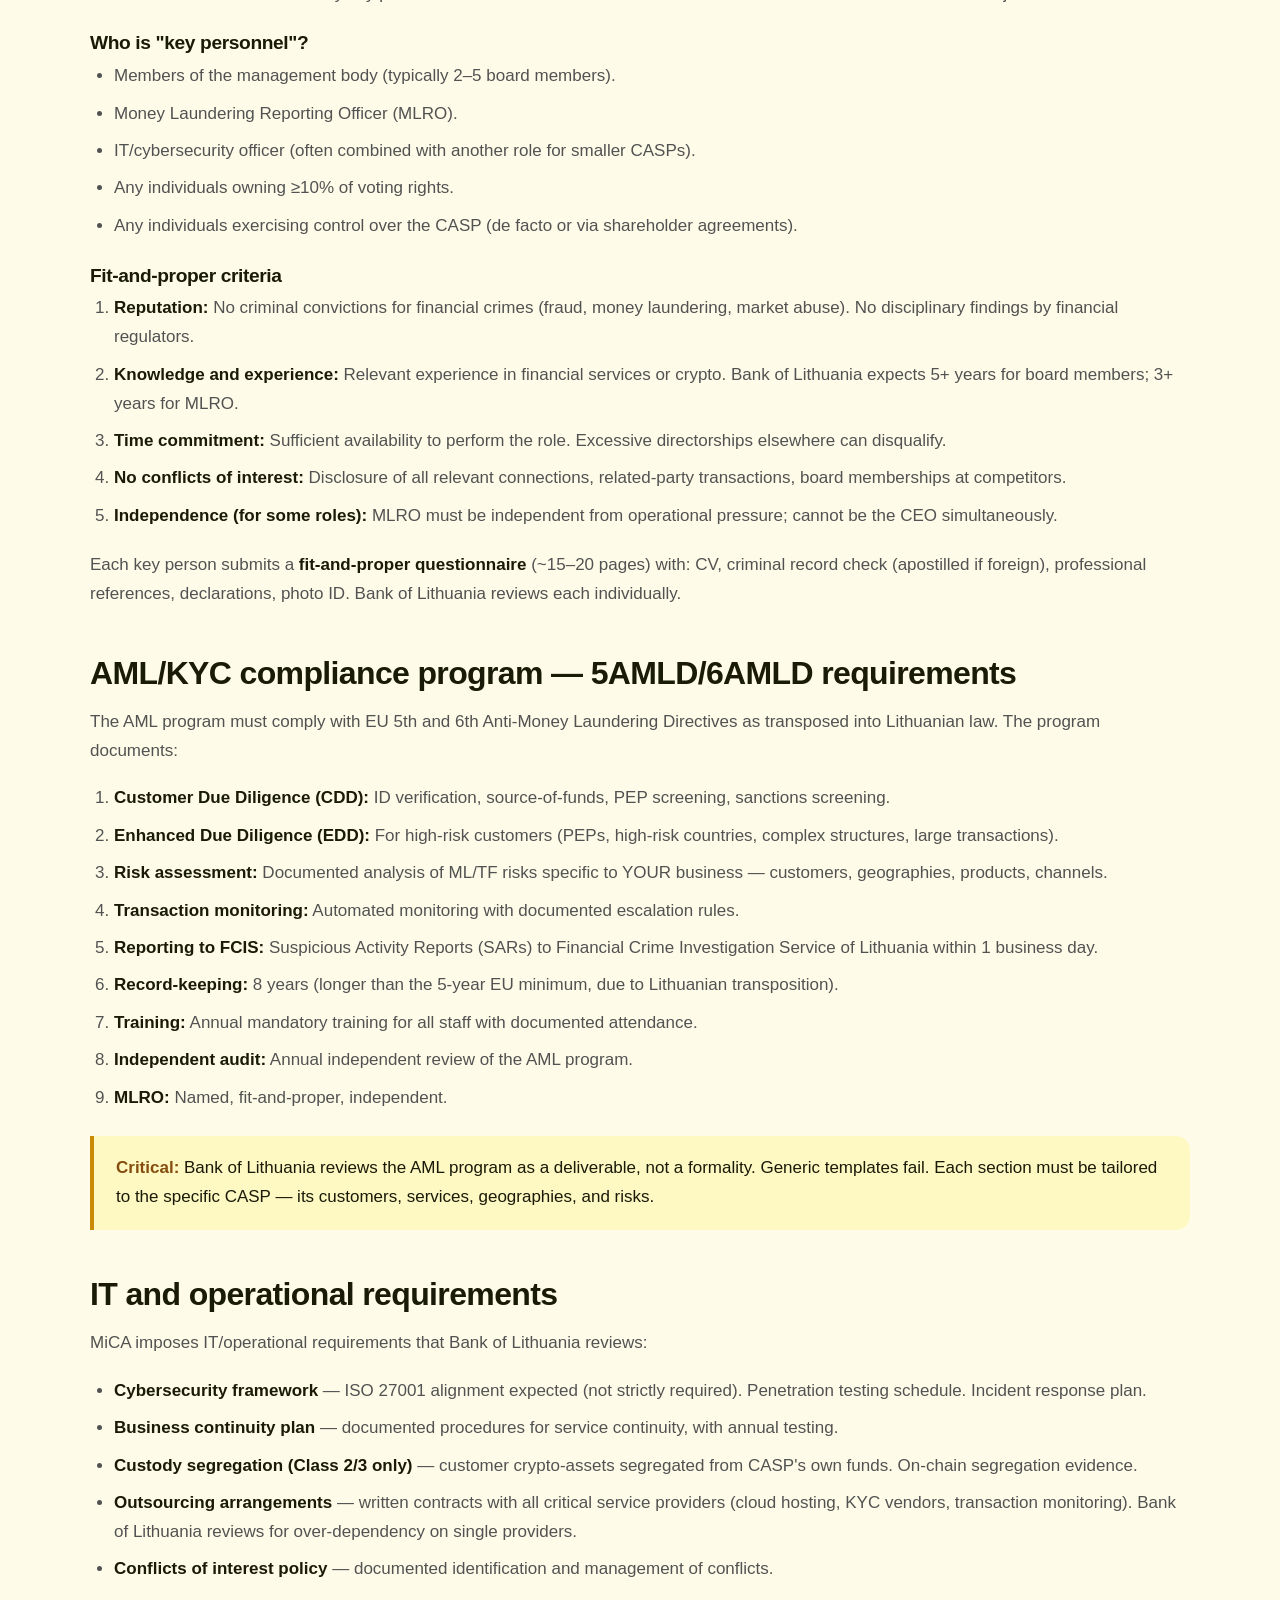
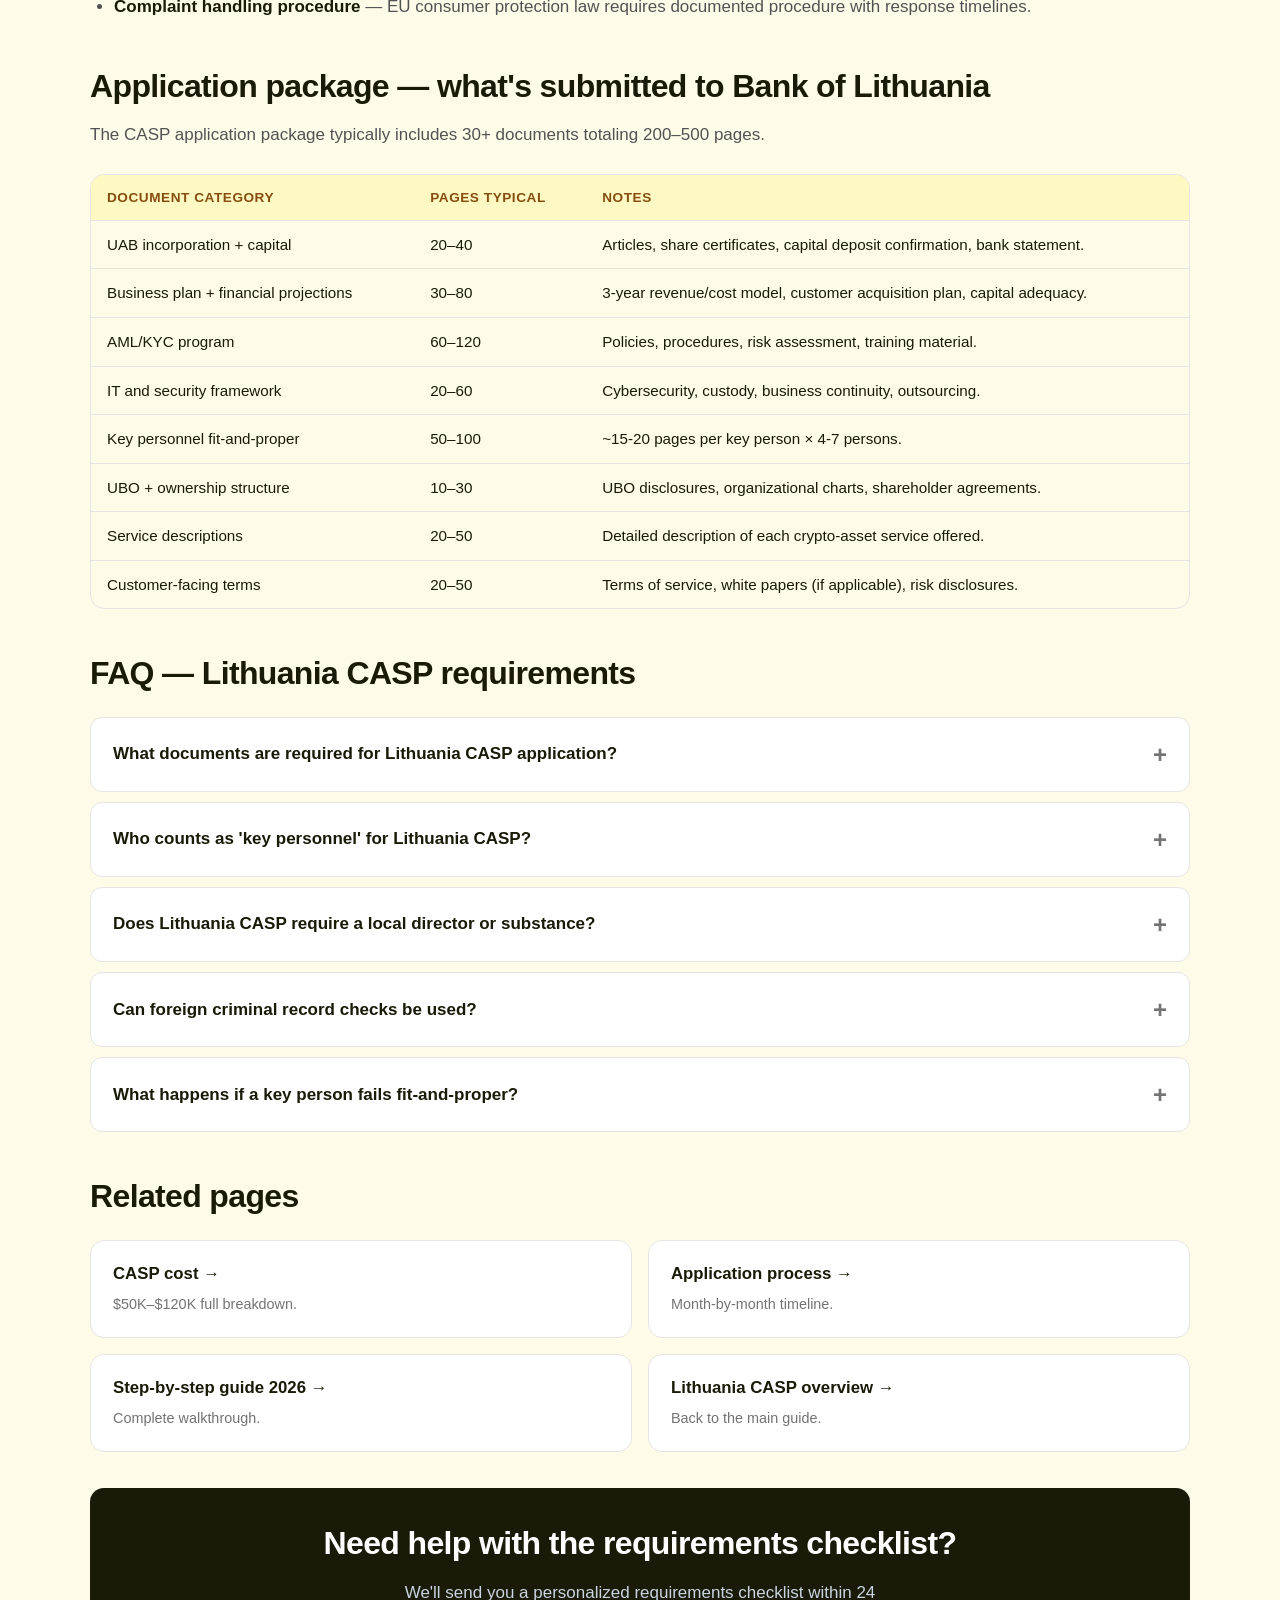
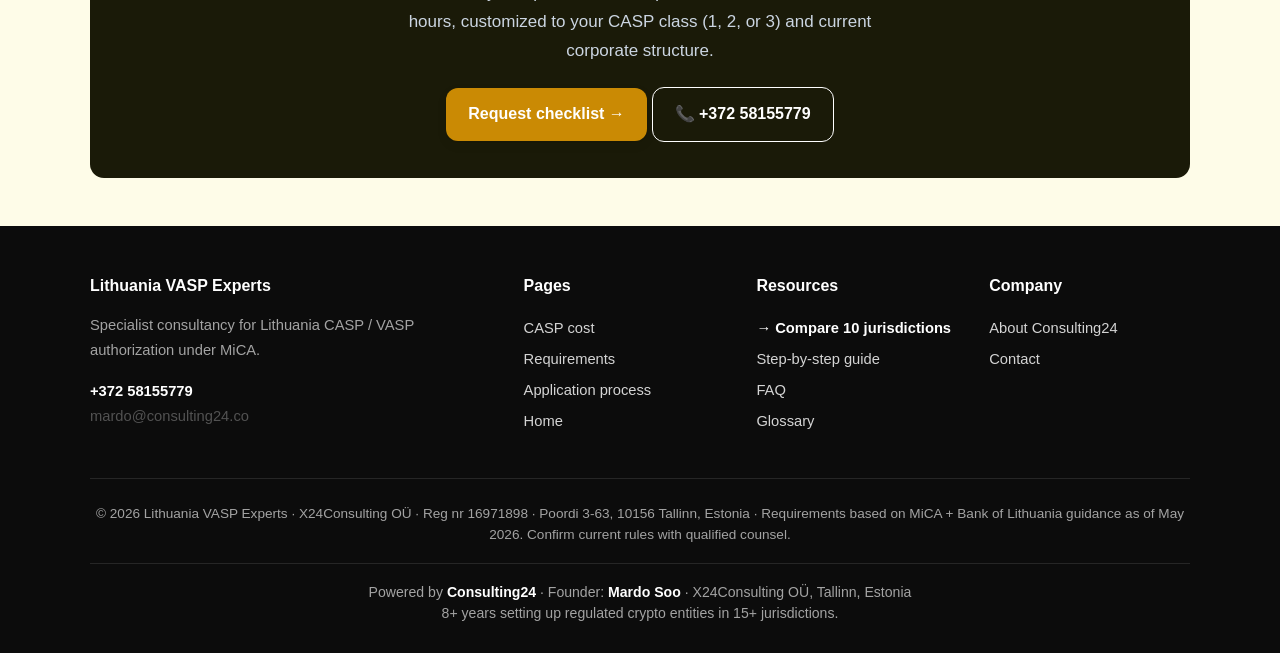
<file: requirements/index.html>
<!DOCTYPE html>
<html lang="en">
<head>
  <meta charset="UTF-8">
  <meta name="viewport" content="width=device-width, initial-scale=1.0">
  <title>Lithuania CASP/VASP License Requirements 2026: MiCA Checklist</title>
  <meta name="description" content="Complete Lithuania CASP requirements 2026: €125K capital, fit-and-proper key personnel, AML program, IT framework, Lithuanian UAB. Bank of Lithuania checklist.">
  <meta name="robots" content="index, follow, max-snippet:-1, max-image-preview:large">
  <link rel="canonical" href="https://mardo89.github.io/lithuania-vasp-license/requirements/">
  <meta property="og:title" content="Lithuania CASP/VASP License Requirements 2026: MiCA Checklist">
  <meta property="og:description" content="€125K capital, fit-and-proper key personnel, AML program. Full Bank of Lithuania checklist.">
  <meta property="og:type" content="article">
  <meta property="og:url" content="https://mardo89.github.io/lithuania-vasp-license/requirements/">
  <meta property="og:image" content="https://mardo89.github.io/lithuania-vasp-license/og-image.jpg">

  <script type="application/ld+json">
  {"@context":"https://schema.org","@graph":[
    {"@type":"BreadcrumbList","itemListElement":[
      {"@type":"ListItem","position":1,"name":"Home","item":"https://mardo89.github.io/lithuania-vasp-license/"},
      {"@type":"ListItem","position":2,"name":"Requirements","item":"https://mardo89.github.io/lithuania-vasp-license/requirements/"}
    ]},
    {"@type":"Article","headline":"Lithuania CASP/VASP License Requirements 2026","author":{"@type":"Organization","name":"Lithuania VASP Experts"},"publisher":{"@type":"Organization","name":"Consulting24","url":"https://consulting24.co/"},"datePublished":"2026-05-10","dateModified":"2026-05-10"},
    {"@type":"FAQPage","mainEntity":[
      {"@type":"Question","name":"What documents are required for Lithuania CASP application?","acceptedAnswer":{"@type":"Answer","text":"Bank of Lithuania requires approximately 30+ documents in the CASP application package: (1) Lithuanian UAB incorporation documents, (2) proof of paid-up capital (€50K–€150K by class), (3) business plan with 3-year financial projections, (4) AML/KYC compliance program, (5) IT and security framework, (6) business continuity plan, (7) outsourcing arrangements, (8) fit-and-proper documentation for all key personnel (CVs, criminal records, professional references), (9) ownership/UBO disclosure, (10) source-of-funds for capital deposit. The complete application typically runs 200–500 pages."}},
      {"@type":"Question","name":"Who counts as 'key personnel' for Lithuania CASP?","acceptedAnswer":{"@type":"Answer","text":"Bank of Lithuania defines key personnel as: (1) members of the management body (board), (2) the Money Laundering Reporting Officer (MLRO), (3) the IT/cybersecurity officer, (4) any individuals owning ≥10% of voting rights, (5) any individuals exercising control over the CASP. Each must pass fit-and-proper assessment: relevant experience, no criminal convictions for financial crimes, no disqualification from financial roles, sufficient time commitment, no conflicts of interest."}},
      {"@type":"Question","name":"Does Lithuania CASP require a local director or substance?","acceptedAnswer":{"@type":"Answer","text":"Bank of Lithuania expects meaningful local substance — typically at least one board member or senior officer based in Lithuania, plus a local MLRO. A virtual office and entirely foreign management is rarely accepted. Most successful CASP applicants combine: founder(s) on the board + Lithuanian-resident MLRO + Lithuanian compliance/operations staff. Substance expectations have tightened post-MiCA enforcement."}}
    ]}
  ]}
  </script>

  <link rel="stylesheet" href="../styles.css">
</head>
<body>

<header class="top">
  <div class="top-inner">
    <a href="/lithuania-vasp-license/" class="brand">Lithuania VASP <span>Experts</span></a>
    <div class="top-cta">
      <a href="tel:+37258155779" class="top-phone">+372 58155779</a>
      <a href="/lithuania-vasp-license/#contact" class="btn btn-primary" style="padding:10px 16px;min-height:auto;font-size:.92rem">Free Consultation</a>
    </div>
  </div>
</header>

<div class="wrap">
  <nav class="breadcrumbs"><a href="/lithuania-vasp-license/">Home</a> &rsaquo; Requirements</nav>
</div>

<article class="wrap">
  <h1>Lithuania CASP/VASP License Requirements 2026</h1>
  <p class="lead">Lithuania CASP authorization requires <strong>€50,000–€150,000 paid-up capital</strong> (depending on service class), a Lithuanian UAB, fit-and-proper key personnel, a 5AMLD/6AMLD-compliant AML program, and meaningful local substance. This page lists every requirement.</p>

  <aside class="quickfacts">
    <h3>Lithuania CASP requirements at a glance</h3>
    <dl>
      <div><dt>Min. paid-up capital</dt><dd>€50K (Class 1) / €125K (Class 2) / €150K (Class 3)</dd></div>
      <div><dt>Corporate vehicle</dt><dd>Lithuanian UAB (mandatory)</dd></div>
      <div><dt>UBO disclosure</dt><dd>To Bank of Lithuania + JANGIS register</dd></div>
      <div><dt>AML program</dt><dd>5AMLD/6AMLD compliant, mandatory</dd></div>
      <div><dt>Local substance</dt><dd>Expected (board + MLRO)</dd></div>
      <div><dt>Documents in application</dt><dd>30+ (200–500 pages total)</dd></div>
    </dl>
  </aside>

  <h2>Capital requirements by service class</h2>
  <p>MiCA Article 67 sets minimum capital depending on the CASP service class. Capital must be paid-up before authorization is granted and maintained throughout operations.</p>

  <div class="t-wrap">
    <table>
      <thead>
        <tr><th>Class</th><th>Min capital</th><th>Services included</th></tr>
      </thead>
      <tbody>
        <tr><td><strong>Class 1</strong></td><td>€50,000</td><td>Reception/transmission of orders; advice on crypto-assets; portfolio management.</td></tr>
        <tr><td><strong>Class 2</strong></td><td>€125,000</td><td>Class 1 + custody and administration; exchange of crypto for fiat or other crypto; execution of orders; placing of crypto-assets.</td></tr>
        <tr><td><strong>Class 3</strong></td><td>€150,000</td><td>Class 2 + operation of trading platform.</td></tr>
      </tbody>
    </table>
  </div>

  <p>Capital is in addition to the €2,500 minimum share capital required to incorporate the UAB itself. Capital must be deposited into the UAB's bank account and confirmed by an auditor before submitting the CASP application.</p>

  <h2>Corporate structure requirements</h2>
  <p>Lithuania CASP must be a <strong>Lithuanian UAB</strong> (Uždaroji Akcinė Bendrovė — private limited company). This is non-negotiable; non-Lithuanian entities cannot directly hold a Lithuanian CASP authorization. Foreign-headquartered groups typically structure as: Foreign Parent → Lithuanian UAB (CASP).</p>
  <p>UAB requirements:</p>
  <ul>
    <li>Minimum share capital: <strong>€2,500</strong> (separate from the CASP capital).</li>
    <li>Minimum 1 shareholder (no maximum).</li>
    <li>Minimum 1 director (board member).</li>
    <li>Registered office in Lithuania.</li>
    <li>Share certificates registered (not bearer).</li>
    <li>Annual filings with Lithuanian Register of Legal Entities.</li>
  </ul>

  <h2>Key personnel — fit-and-proper requirements</h2>
  <p>Bank of Lithuania assesses every key person before authorization. Failures here are the most common cause of CASP rejection.</p>

  <h3>Who is "key personnel"?</h3>
  <ul>
    <li>Members of the management body (typically 2–5 board members).</li>
    <li>Money Laundering Reporting Officer (MLRO).</li>
    <li>IT/cybersecurity officer (often combined with another role for smaller CASPs).</li>
    <li>Any individuals owning ≥10% of voting rights.</li>
    <li>Any individuals exercising control over the CASP (de facto or via shareholder agreements).</li>
  </ul>

  <h3>Fit-and-proper criteria</h3>
  <ol>
    <li><strong>Reputation:</strong> No criminal convictions for financial crimes (fraud, money laundering, market abuse). No disciplinary findings by financial regulators.</li>
    <li><strong>Knowledge and experience:</strong> Relevant experience in financial services or crypto. Bank of Lithuania expects 5+ years for board members; 3+ years for MLRO.</li>
    <li><strong>Time commitment:</strong> Sufficient availability to perform the role. Excessive directorships elsewhere can disqualify.</li>
    <li><strong>No conflicts of interest:</strong> Disclosure of all relevant connections, related-party transactions, board memberships at competitors.</li>
    <li><strong>Independence (for some roles):</strong> MLRO must be independent from operational pressure; cannot be the CEO simultaneously.</li>
  </ol>

  <p>Each key person submits a <strong>fit-and-proper questionnaire</strong> (~15–20 pages) with: CV, criminal record check (apostilled if foreign), professional references, declarations, photo ID. Bank of Lithuania reviews each individually.</p>

  <h2>AML/KYC compliance program — 5AMLD/6AMLD requirements</h2>
  <p>The AML program must comply with EU 5th and 6th Anti-Money Laundering Directives as transposed into Lithuanian law. The program documents:</p>

  <ol>
    <li><strong>Customer Due Diligence (CDD):</strong> ID verification, source-of-funds, PEP screening, sanctions screening.</li>
    <li><strong>Enhanced Due Diligence (EDD):</strong> For high-risk customers (PEPs, high-risk countries, complex structures, large transactions).</li>
    <li><strong>Risk assessment:</strong> Documented analysis of ML/TF risks specific to YOUR business — customers, geographies, products, channels.</li>
    <li><strong>Transaction monitoring:</strong> Automated monitoring with documented escalation rules.</li>
    <li><strong>Reporting to FCIS:</strong> Suspicious Activity Reports (SARs) to Financial Crime Investigation Service of Lithuania within 1 business day.</li>
    <li><strong>Record-keeping:</strong> 8 years (longer than the 5-year EU minimum, due to Lithuanian transposition).</li>
    <li><strong>Training:</strong> Annual mandatory training for all staff with documented attendance.</li>
    <li><strong>Independent audit:</strong> Annual independent review of the AML program.</li>
    <li><strong>MLRO:</strong> Named, fit-and-proper, independent.</li>
  </ol>

  <div class="callout">
    <p><strong>Critical:</strong> Bank of Lithuania reviews the AML program as a deliverable, not a formality. Generic templates fail. Each section must be tailored to the specific CASP — its customers, services, geographies, and risks.</p>
  </div>

  <h2>IT and operational requirements</h2>
  <p>MiCA imposes IT/operational requirements that Bank of Lithuania reviews:</p>
  <ul>
    <li><strong>Cybersecurity framework</strong> — ISO 27001 alignment expected (not strictly required). Penetration testing schedule. Incident response plan.</li>
    <li><strong>Business continuity plan</strong> — documented procedures for service continuity, with annual testing.</li>
    <li><strong>Custody segregation (Class 2/3 only)</strong> — customer crypto-assets segregated from CASP's own funds. On-chain segregation evidence.</li>
    <li><strong>Outsourcing arrangements</strong> — written contracts with all critical service providers (cloud hosting, KYC vendors, transaction monitoring). Bank of Lithuania reviews for over-dependency on single providers.</li>
    <li><strong>Conflicts of interest policy</strong> — documented identification and management of conflicts.</li>
    <li><strong>Complaint handling procedure</strong> — EU consumer protection law requires documented procedure with response timelines.</li>
  </ul>

  <h2>Application package — what's submitted to Bank of Lithuania</h2>
  <p>The CASP application package typically includes 30+ documents totaling 200–500 pages.</p>

  <div class="t-wrap">
    <table>
      <thead>
        <tr><th>Document category</th><th>Pages typical</th><th>Notes</th></tr>
      </thead>
      <tbody>
        <tr><td>UAB incorporation + capital</td><td>20–40</td><td>Articles, share certificates, capital deposit confirmation, bank statement.</td></tr>
        <tr><td>Business plan + financial projections</td><td>30–80</td><td>3-year revenue/cost model, customer acquisition plan, capital adequacy.</td></tr>
        <tr><td>AML/KYC program</td><td>60–120</td><td>Policies, procedures, risk assessment, training material.</td></tr>
        <tr><td>IT and security framework</td><td>20–60</td><td>Cybersecurity, custody, business continuity, outsourcing.</td></tr>
        <tr><td>Key personnel fit-and-proper</td><td>50–100</td><td>~15-20 pages per key person × 4-7 persons.</td></tr>
        <tr><td>UBO + ownership structure</td><td>10–30</td><td>UBO disclosures, organizational charts, shareholder agreements.</td></tr>
        <tr><td>Service descriptions</td><td>20–50</td><td>Detailed description of each crypto-asset service offered.</td></tr>
        <tr><td>Customer-facing terms</td><td>20–50</td><td>Terms of service, white papers (if applicable), risk disclosures.</td></tr>
      </tbody>
    </table>
  </div>

  <h2>FAQ — Lithuania CASP requirements</h2>

  <div class="faq">
    <details>
      <summary>What documents are required for Lithuania CASP application?</summary>
      <p>Bank of Lithuania requires approximately <strong>30+ documents</strong> in the CASP application package: (1) Lithuanian UAB incorporation documents, (2) proof of paid-up capital (€50K–€150K by class), (3) business plan with 3-year financial projections, (4) AML/KYC compliance program, (5) IT and security framework, (6) business continuity plan, (7) outsourcing arrangements, (8) fit-and-proper documentation for all key personnel (CVs, criminal records, professional references), (9) ownership/UBO disclosure, (10) source-of-funds for capital deposit. The complete application typically runs 200–500 pages.</p>
    </details>
    <details>
      <summary>Who counts as 'key personnel' for Lithuania CASP?</summary>
      <p>Bank of Lithuania defines key personnel as: (1) members of the management body (board), (2) the Money Laundering Reporting Officer (MLRO), (3) the IT/cybersecurity officer, (4) any individuals owning ≥10% of voting rights, (5) any individuals exercising control over the CASP. Each must pass fit-and-proper assessment: relevant experience, no criminal convictions for financial crimes, no disqualification from financial roles, sufficient time commitment, no conflicts of interest.</p>
    </details>
    <details>
      <summary>Does Lithuania CASP require a local director or substance?</summary>
      <p>Bank of Lithuania expects <strong>meaningful local substance</strong> — typically at least one board member or senior officer based in Lithuania, plus a local MLRO. A virtual office and entirely foreign management is rarely accepted. Most successful CASP applicants combine: founder(s) on the board + Lithuanian-resident MLRO + Lithuanian compliance/operations staff. Substance expectations have tightened post-MiCA enforcement.</p>
    </details>
    <details>
      <summary>Can foreign criminal record checks be used?</summary>
      <p>Yes — criminal record checks from the country where each key person resides are accepted, but they must be apostilled (or consular-legalized for non-Hague Convention countries) and translated into Lithuanian or English. Apostille processing varies by country (1-4 weeks). Start collecting these early as they're often the bottleneck.</p>
    </details>
    <details>
      <summary>What happens if a key person fails fit-and-proper?</summary>
      <p>If Bank of Lithuania finds a key person unsuitable, they request the CASP to replace that person before authorization can be granted. This typically extends the timeline by 6–10 weeks (find replacement, submit new fit-and-proper documentation, await second review). Most rejections relate to insufficient experience or undisclosed prior regulatory issues.</p>
    </details>
  </div>

  <h2>Related pages</h2>
  <div class="related">
    <a href="/lithuania-vasp-license/cost/"><strong>CASP cost →</strong><span>$50K–$120K full breakdown.</span></a>
    <a href="/lithuania-vasp-license/application-process/"><strong>Application process →</strong><span>Month-by-month timeline.</span></a>
    <a href="/lithuania-vasp-license/blog/step-by-step-guide-2026/"><strong>Step-by-step guide 2026 →</strong><span>Complete walkthrough.</span></a>
    <a href="/lithuania-vasp-license/"><strong>Lithuania CASP overview →</strong><span>Back to the main guide.</span></a>
  </div>

  <div class="cta-card">
    <h2>Need help with the requirements checklist?</h2>
    <p>We'll send you a personalized requirements checklist within 24 hours, customized to your CASP class (1, 2, or 3) and current corporate structure.</p>
    <a href="/lithuania-vasp-license/#contact" class="btn btn-primary">Request checklist →</a>
    <a href="tel:+37258155779" class="btn btn-ghost">📞 +372 58155779</a>
  </div>
</article>

<footer>
  <div class="wrap">
    <div class="foot-grid">
      <div>
        <h4>Lithuania VASP Experts</h4>
        <p style="color:#a3a3a3">Specialist consultancy for Lithuania CASP / VASP authorization under MiCA.</p>
        <p style="margin-top:14px"><strong style="color:#fff">+372 58155779</strong><br>mardo@consulting24.co</p>
      </div>
      <div>
        <h4>Pages</h4>
        <a href="/lithuania-vasp-license/cost/">CASP cost</a>
        <a href="/lithuania-vasp-license/requirements/">Requirements</a>
        <a href="/lithuania-vasp-license/application-process/">Application process</a>
        <a href="/lithuania-vasp-license/">Home</a>
      </div>
      <div>
        <h4>Resources</h4>
        <a href="https://mardo89.github.io/crypto-license-navigator/" style="color:#fff;font-weight:700">→ Compare 10 jurisdictions</a>
        <a href="/lithuania-vasp-license/blog/step-by-step-guide-2026/">Step-by-step guide</a>
        <a href="/lithuania-vasp-license/#faq">FAQ</a>
        <a href="/lithuania-vasp-license/#glossary">Glossary</a>
      </div>
      <div>
        <h4>Company</h4>
        <a href="https://consulting24.co/">About Consulting24</a>
        <a href="/lithuania-vasp-license/#contact">Contact</a>
      </div>
    </div>
    <div class="foot-bottom">© 2026 Lithuania VASP Experts · X24Consulting OÜ · Reg nr 16971898 · Poordi 3-63, 10156 Tallinn, Estonia · Requirements based on MiCA + Bank of Lithuania guidance as of May 2026. Confirm current rules with qualified counsel.</div>
    <div class="powered">Powered by <a href="https://consulting24.co/">Consulting24</a> · Founder: <a href="https://www.linkedin.com/in/mardo-s-00a05ab0/">Mardo Soo</a> · X24Consulting OÜ, Tallinn, Estonia<br>8+ years setting up regulated crypto entities in 15+ jurisdictions.</div>
  </div>
</footer>

<div class="sticky-bar">
  <a href="tel:+37258155779" class="btn btn-secondary" style="background:var(--ink)">📞 Call</a>
  <a href="/lithuania-vasp-license/#contact" class="btn btn-primary">Free consultation</a>
</div>

</body>
</html>
</file>
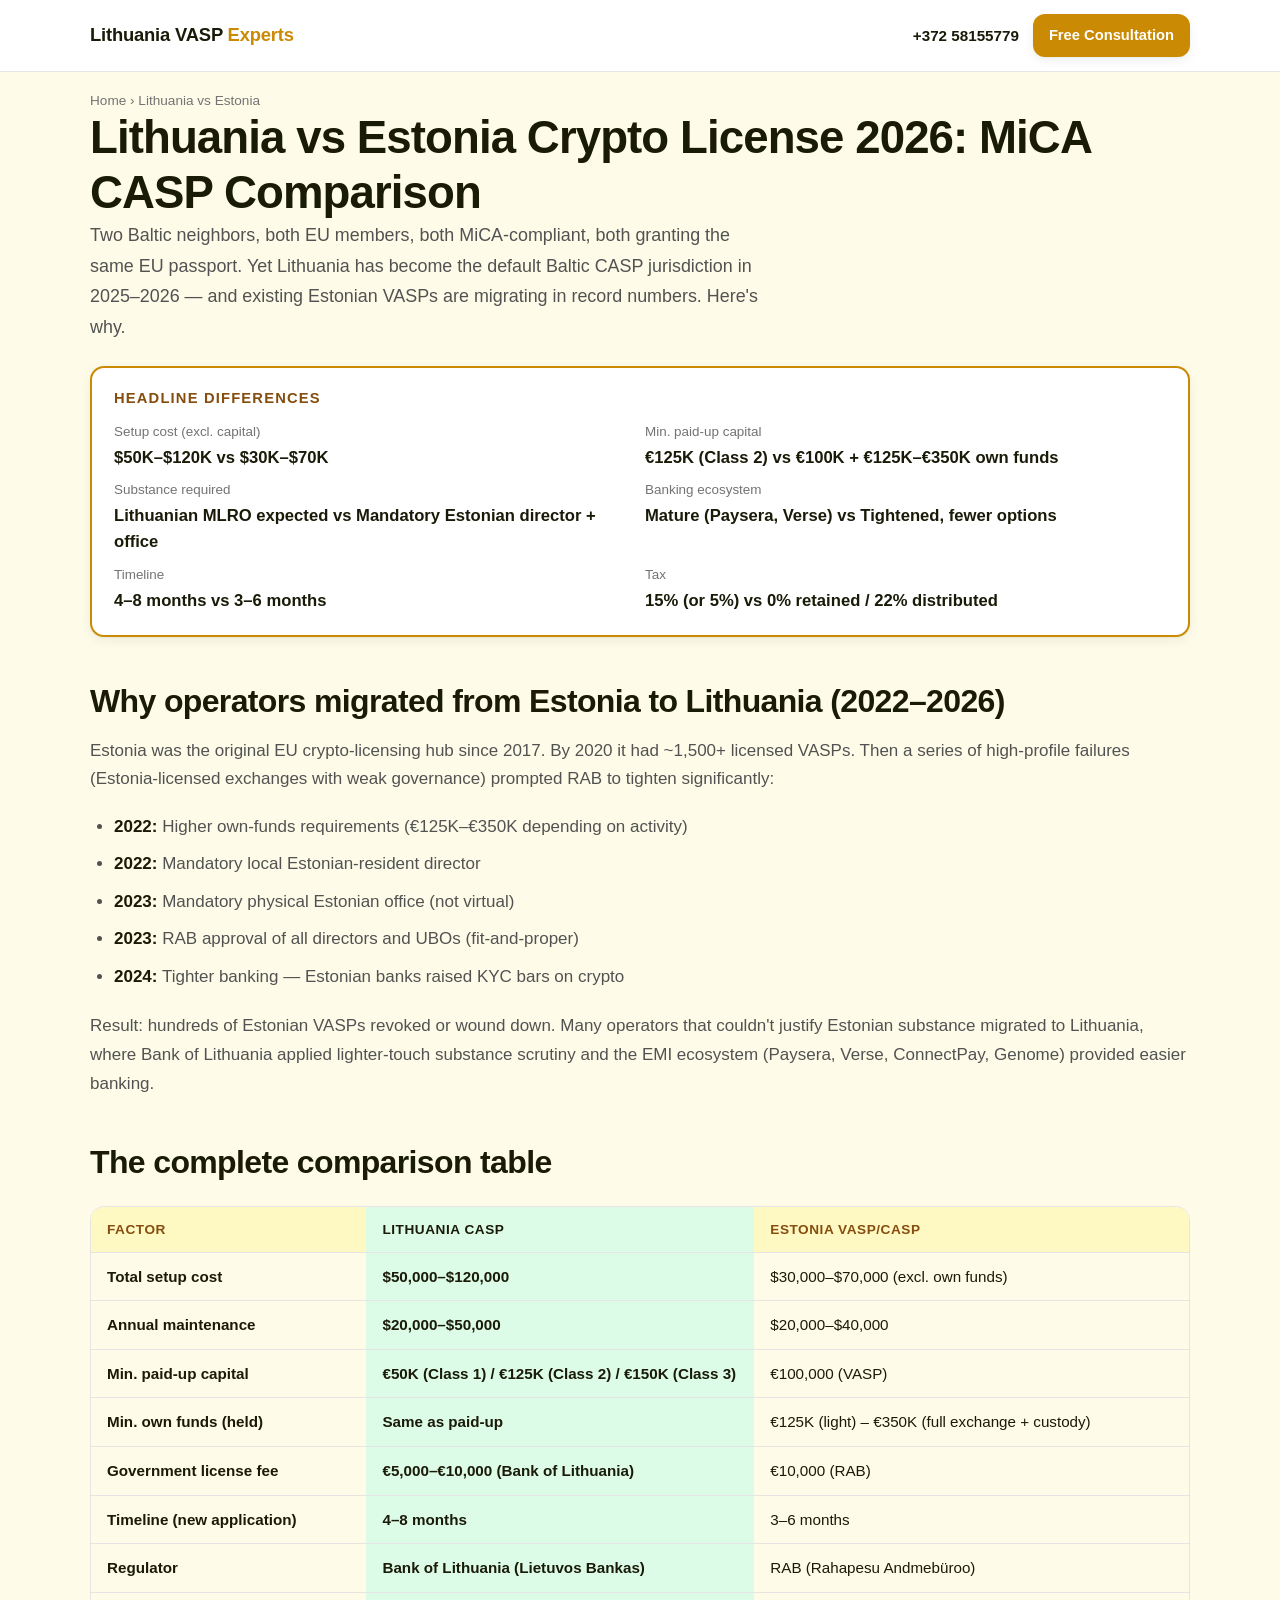
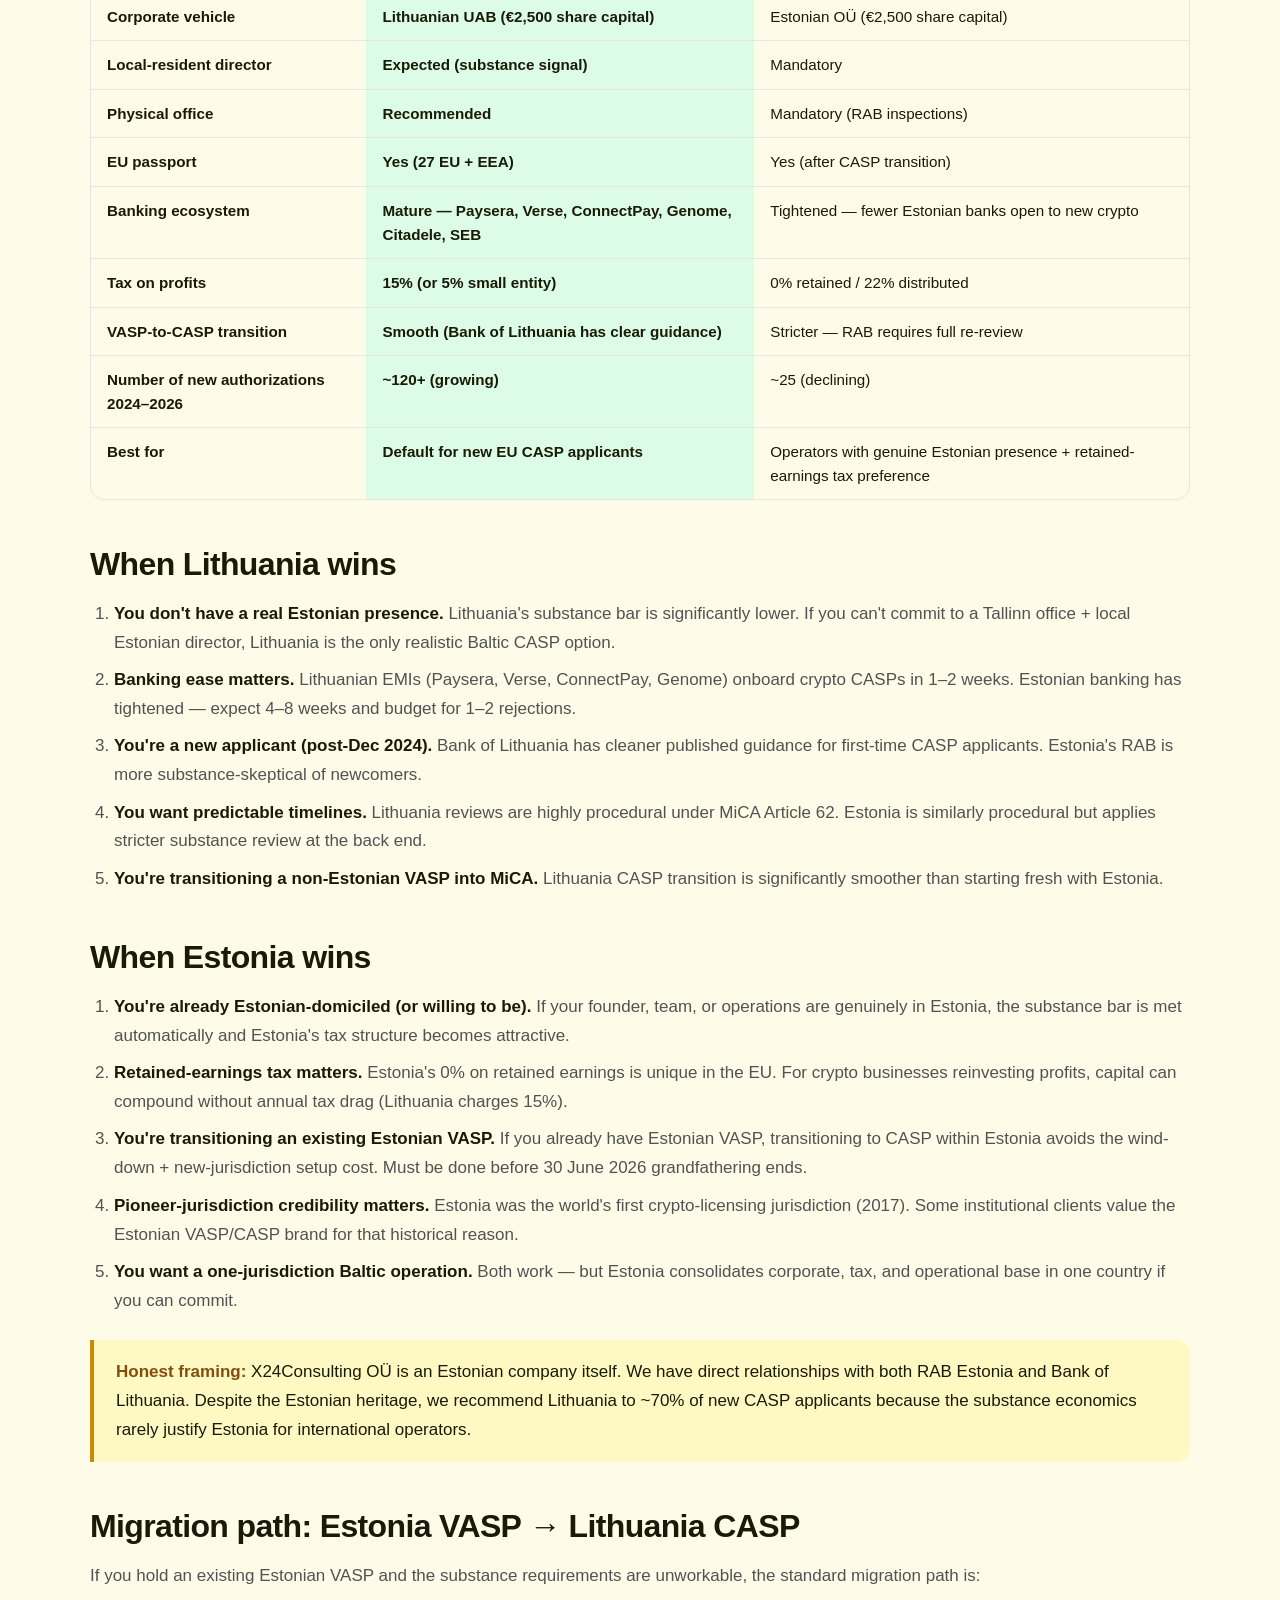
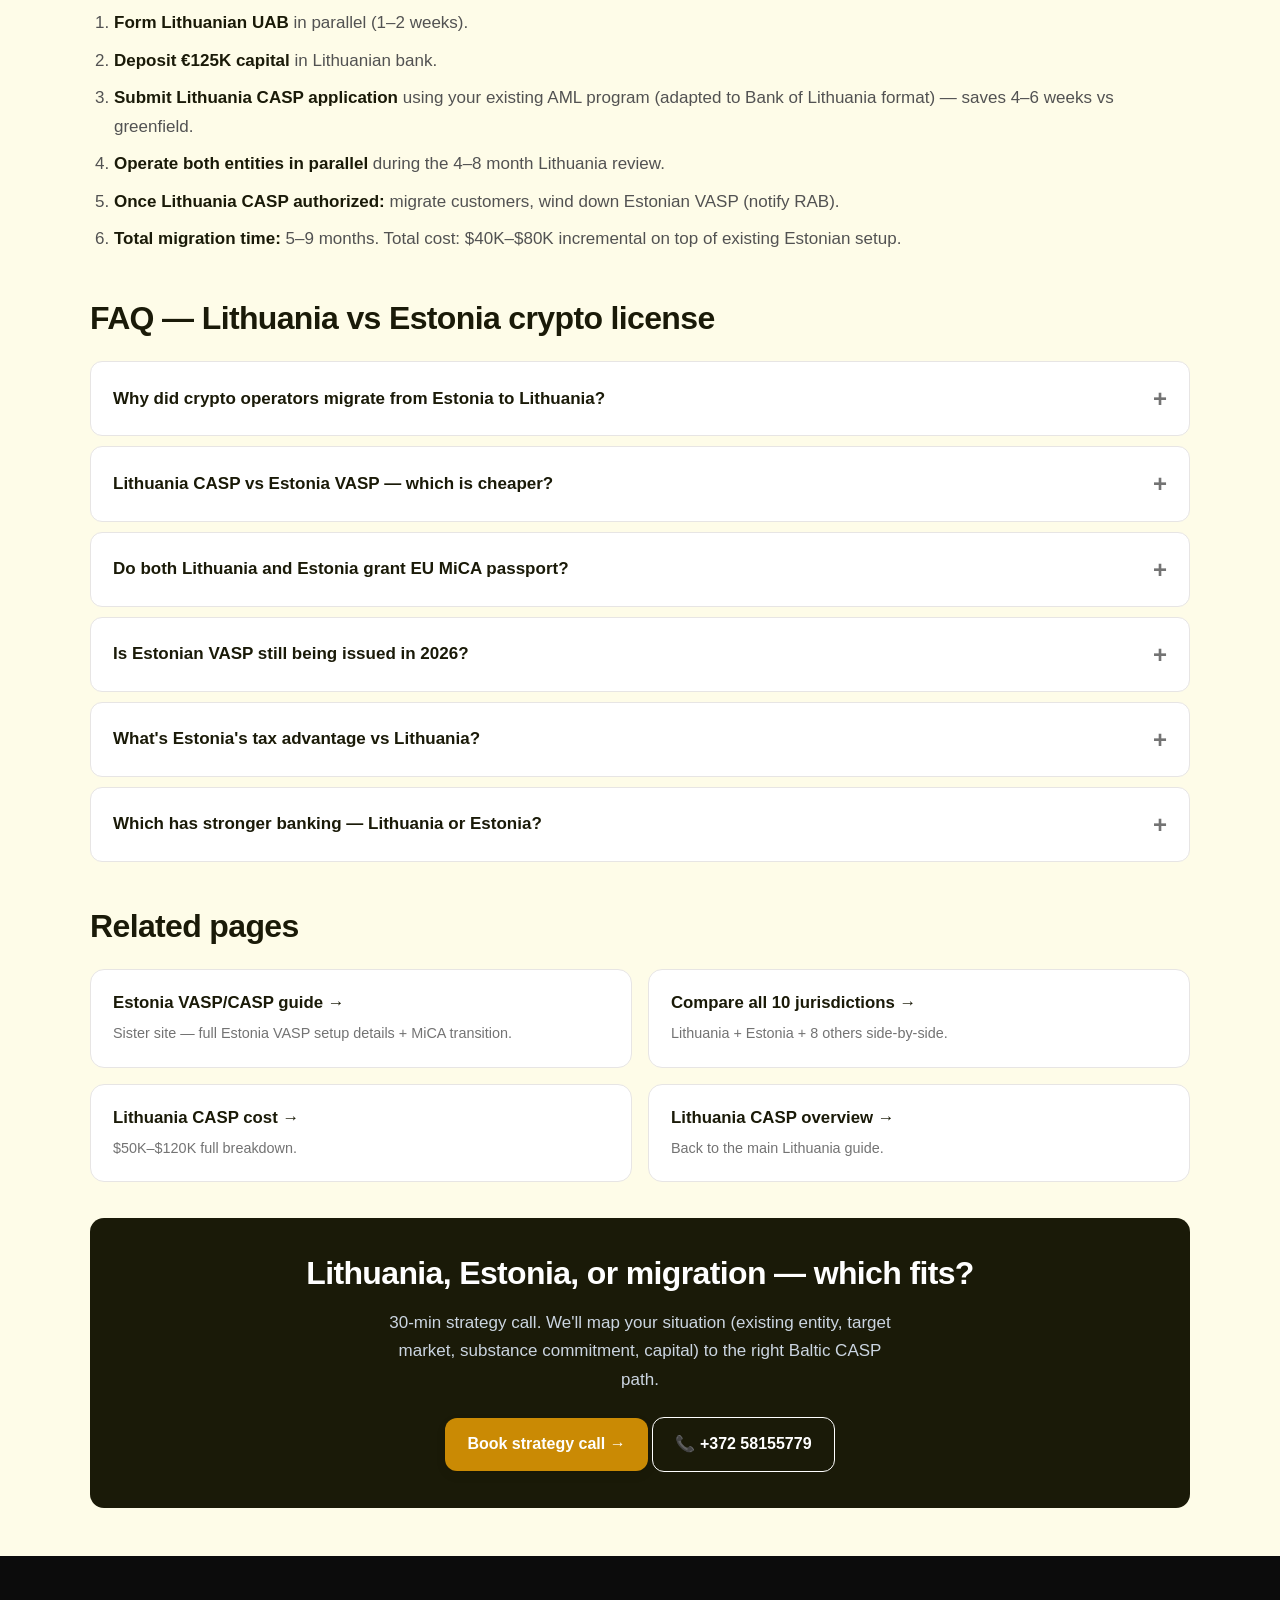
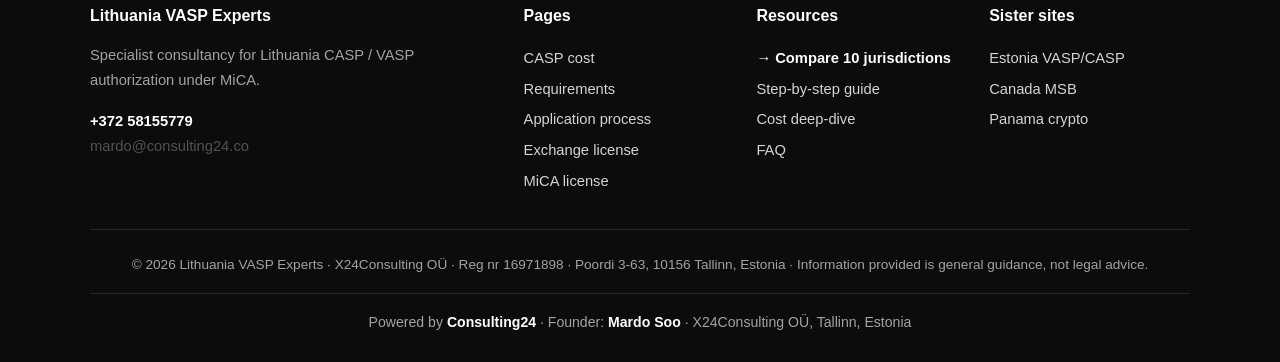
<file: vs-estonia/index.html>
<!DOCTYPE html>
<html lang="en">
<head>
  <meta charset="UTF-8">
  <meta name="viewport" content="width=device-width, initial-scale=1.0">
  <title>Lithuania vs Estonia Crypto License 2026: MiCA CASP Comparison</title>
  <meta name="description" content="Lithuania CASP vs Estonia VASP under MiCA: cost, capital, substance, banking. $50K–$120K + €125K vs $30K–$70K + €225K+. Why operators migrated from Estonia to Lithuania.">
  <meta name="robots" content="index, follow, max-snippet:-1, max-image-preview:large">
  <link rel="canonical" href="https://mardo89.github.io/lithuania-vasp-license/vs-estonia/">
  <meta property="og:title" content="Lithuania vs Estonia Crypto License 2026: MiCA Comparison">
  <meta property="og:description" content="Why operators migrated from Estonia to Lithuania for MiCA. Side-by-side cost, capital, substance, banking comparison.">
  <meta property="og:type" content="article">
  <meta property="og:url" content="https://mardo89.github.io/lithuania-vasp-license/vs-estonia/">
  <meta property="og:image" content="https://mardo89.github.io/lithuania-vasp-license/og-image.jpg">

  <script type="application/ld+json">
  {"@context":"https://schema.org","@graph":[
    {"@type":"BreadcrumbList","itemListElement":[
      {"@type":"ListItem","position":1,"name":"Home","item":"https://mardo89.github.io/lithuania-vasp-license/"},
      {"@type":"ListItem","position":2,"name":"Lithuania vs Estonia","item":"https://mardo89.github.io/lithuania-vasp-license/vs-estonia/"}
    ]},
    {"@type":"Article","headline":"Lithuania vs Estonia Crypto License 2026: MiCA CASP Comparison","author":{"@type":"Organization","name":"Lithuania VASP Experts"},"publisher":{"@type":"Organization","name":"Consulting24","url":"https://consulting24.co/"},"datePublished":"2026-05-10","dateModified":"2026-05-10"},
    {"@type":"FAQPage","mainEntity":[
      {"@type":"Question","name":"Why did crypto operators migrate from Estonia to Lithuania?","acceptedAnswer":{"@type":"Answer","text":"Estonia tightened its VASP regime substantially in 2022–2024 after high-profile failures: higher own funds (€125K–€350K vs Lithuania's standard MiCA €125K), mandatory local Estonian director, physical office requirement, RAB approval of all directors and UBOs. Combined with Lithuania's faster Bank of Lithuania reviews and deeper EMI banking ecosystem (Paysera, Verse, ConnectPay, Genome), Lithuania became the default Baltic CASP jurisdiction for new applicants in 2025–2026."}},
      {"@type":"Question","name":"Lithuania CASP vs Estonia VASP — which is cheaper?","acceptedAnswer":{"@type":"Answer","text":"Lithuania is typically cheaper in total economic cost. Lithuania CASP setup: $50K–$120K + €125K paid-up capital. Estonia VASP setup: $30K–$70K headline + €100K paid-up + €125K–€350K own funds (held). Estonia's lower setup is offset by higher capital requirements and mandatory Estonian substance (local director, office) running $20K–$80K/year ongoing."}},
      {"@type":"Question","name":"Do both Lithuania and Estonia grant EU MiCA passport?","acceptedAnswer":{"@type":"Answer","text":"Yes. Both Lithuania CASP and Estonia CASP (post-MiCA transition) grant the same EU passport across 27 EU member states + Iceland, Liechtenstein, Norway. The MiCA framework is a harmonized EU regulation; the passport is identical regardless of which EU competent authority granted the CASP. Differences are entirely operational (cost, timeline, substance, banking)."}}
    ]}
  ]}
  </script>

  <link rel="stylesheet" href="../styles.css">
</head>
<body>

<header class="top">
  <div class="top-inner">
    <a href="/lithuania-vasp-license/" class="brand">Lithuania VASP <span>Experts</span></a>
    <div class="top-cta">
      <a href="tel:+37258155779" class="top-phone">+372 58155779</a>
      <a href="/lithuania-vasp-license/#contact" class="btn btn-primary" style="padding:10px 16px;min-height:auto;font-size:.92rem">Free Consultation</a>
    </div>
  </div>
</header>

<div class="wrap">
  <nav class="breadcrumbs"><a href="/lithuania-vasp-license/">Home</a> &rsaquo; Lithuania vs Estonia</nav>
</div>

<article class="wrap">
  <h1>Lithuania vs Estonia Crypto License 2026: MiCA CASP Comparison</h1>
  <p class="lead">Two Baltic neighbors, both EU members, both MiCA-compliant, both granting the same EU passport. Yet Lithuania has become the default Baltic CASP jurisdiction in 2025–2026 — and existing Estonian VASPs are migrating in record numbers. Here's why.</p>

  <aside class="quickfacts" aria-label="Lithuania vs Estonia at a glance">
    <h3>Headline differences</h3>
    <dl>
      <div><dt>Setup cost (excl. capital)</dt><dd>$50K–$120K vs $30K–$70K</dd></div>
      <div><dt>Min. paid-up capital</dt><dd>€125K (Class 2) vs €100K + €125K–€350K own funds</dd></div>
      <div><dt>Substance required</dt><dd>Lithuanian MLRO expected vs Mandatory Estonian director + office</dd></div>
      <div><dt>Banking ecosystem</dt><dd>Mature (Paysera, Verse) vs Tightened, fewer options</dd></div>
      <div><dt>Timeline</dt><dd>4–8 months vs 3–6 months</dd></div>
      <div><dt>Tax</dt><dd>15% (or 5%) vs 0% retained / 22% distributed</dd></div>
    </dl>
  </aside>

  <h2>Why operators migrated from Estonia to Lithuania (2022–2026)</h2>
  <p>Estonia was the original EU crypto-licensing hub since 2017. By 2020 it had ~1,500+ licensed VASPs. Then a series of high-profile failures (Estonia-licensed exchanges with weak governance) prompted RAB to tighten significantly:</p>
  <ul>
    <li><strong>2022:</strong> Higher own-funds requirements (€125K–€350K depending on activity)</li>
    <li><strong>2022:</strong> Mandatory local Estonian-resident director</li>
    <li><strong>2023:</strong> Mandatory physical Estonian office (not virtual)</li>
    <li><strong>2023:</strong> RAB approval of all directors and UBOs (fit-and-proper)</li>
    <li><strong>2024:</strong> Tighter banking — Estonian banks raised KYC bars on crypto</li>
  </ul>
  <p>Result: hundreds of Estonian VASPs revoked or wound down. Many operators that couldn't justify Estonian substance migrated to Lithuania, where Bank of Lithuania applied lighter-touch substance scrutiny and the EMI ecosystem (Paysera, Verse, ConnectPay, Genome) provided easier banking.</p>

  <h2>The complete comparison table</h2>

  <div class="t-wrap">
    <table>
      <thead>
        <tr><th>Factor</th><th class="hl">Lithuania CASP</th><th>Estonia VASP/CASP</th></tr>
      </thead>
      <tbody>
        <tr><td><strong>Total setup cost</strong></td><td class="hl">$50,000–$120,000</td><td>$30,000–$70,000 (excl. own funds)</td></tr>
        <tr><td><strong>Annual maintenance</strong></td><td class="hl">$20,000–$50,000</td><td>$20,000–$40,000</td></tr>
        <tr><td><strong>Min. paid-up capital</strong></td><td class="hl">€50K (Class 1) / €125K (Class 2) / €150K (Class 3)</td><td>€100,000 (VASP)</td></tr>
        <tr><td><strong>Min. own funds (held)</strong></td><td class="hl">Same as paid-up</td><td>€125K (light) – €350K (full exchange + custody)</td></tr>
        <tr><td><strong>Government license fee</strong></td><td class="hl">€5,000–€10,000 (Bank of Lithuania)</td><td>€10,000 (RAB)</td></tr>
        <tr><td><strong>Timeline (new application)</strong></td><td class="hl">4–8 months</td><td>3–6 months</td></tr>
        <tr><td><strong>Regulator</strong></td><td class="hl">Bank of Lithuania (Lietuvos Bankas)</td><td>RAB (Rahapesu Andmebüroo)</td></tr>
        <tr><td><strong>Corporate vehicle</strong></td><td class="hl">Lithuanian UAB (€2,500 share capital)</td><td>Estonian OÜ (€2,500 share capital)</td></tr>
        <tr><td><strong>Local-resident director</strong></td><td class="hl">Expected (substance signal)</td><td>Mandatory</td></tr>
        <tr><td><strong>Physical office</strong></td><td class="hl">Recommended</td><td>Mandatory (RAB inspections)</td></tr>
        <tr><td><strong>EU passport</strong></td><td class="hl">Yes (27 EU + EEA)</td><td>Yes (after CASP transition)</td></tr>
        <tr><td><strong>Banking ecosystem</strong></td><td class="hl">Mature — Paysera, Verse, ConnectPay, Genome, Citadele, SEB</td><td>Tightened — fewer Estonian banks open to new crypto</td></tr>
        <tr><td><strong>Tax on profits</strong></td><td class="hl">15% (or 5% small entity)</td><td>0% retained / 22% distributed</td></tr>
        <tr><td><strong>VASP-to-CASP transition</strong></td><td class="hl">Smooth (Bank of Lithuania has clear guidance)</td><td>Stricter — RAB requires full re-review</td></tr>
        <tr><td><strong>Number of new authorizations 2024–2026</strong></td><td class="hl">~120+ (growing)</td><td>~25 (declining)</td></tr>
        <tr><td><strong>Best for</strong></td><td class="hl">Default for new EU CASP applicants</td><td>Operators with genuine Estonian presence + retained-earnings tax preference</td></tr>
      </tbody>
    </table>
  </div>

  <h2>When Lithuania wins</h2>
  <ol>
    <li><strong>You don't have a real Estonian presence.</strong> Lithuania's substance bar is significantly lower. If you can't commit to a Tallinn office + local Estonian director, Lithuania is the only realistic Baltic CASP option.</li>
    <li><strong>Banking ease matters.</strong> Lithuanian EMIs (Paysera, Verse, ConnectPay, Genome) onboard crypto CASPs in 1–2 weeks. Estonian banking has tightened — expect 4–8 weeks and budget for 1–2 rejections.</li>
    <li><strong>You're a new applicant (post-Dec 2024).</strong> Bank of Lithuania has cleaner published guidance for first-time CASP applicants. Estonia's RAB is more substance-skeptical of newcomers.</li>
    <li><strong>You want predictable timelines.</strong> Lithuania reviews are highly procedural under MiCA Article 62. Estonia is similarly procedural but applies stricter substance review at the back end.</li>
    <li><strong>You're transitioning a non-Estonian VASP into MiCA.</strong> Lithuania CASP transition is significantly smoother than starting fresh with Estonia.</li>
  </ol>

  <h2>When Estonia wins</h2>
  <ol>
    <li><strong>You're already Estonian-domiciled (or willing to be).</strong> If your founder, team, or operations are genuinely in Estonia, the substance bar is met automatically and Estonia's tax structure becomes attractive.</li>
    <li><strong>Retained-earnings tax matters.</strong> Estonia's 0% on retained earnings is unique in the EU. For crypto businesses reinvesting profits, capital can compound without annual tax drag (Lithuania charges 15%).</li>
    <li><strong>You're transitioning an existing Estonian VASP.</strong> If you already have Estonian VASP, transitioning to CASP within Estonia avoids the wind-down + new-jurisdiction setup cost. Must be done before 30 June 2026 grandfathering ends.</li>
    <li><strong>Pioneer-jurisdiction credibility matters.</strong> Estonia was the world's first crypto-licensing jurisdiction (2017). Some institutional clients value the Estonian VASP/CASP brand for that historical reason.</li>
    <li><strong>You want a one-jurisdiction Baltic operation.</strong> Both work — but Estonia consolidates corporate, tax, and operational base in one country if you can commit.</li>
  </ol>

  <div class="callout">
    <p><strong>Honest framing:</strong> X24Consulting OÜ is an Estonian company itself. We have direct relationships with both RAB Estonia and Bank of Lithuania. Despite the Estonian heritage, we recommend Lithuania to ~70% of new CASP applicants because the substance economics rarely justify Estonia for international operators.</p>
  </div>

  <h2>Migration path: Estonia VASP → Lithuania CASP</h2>
  <p>If you hold an existing Estonian VASP and the substance requirements are unworkable, the standard migration path is:</p>
  <ol>
    <li><strong>Form Lithuanian UAB</strong> in parallel (1–2 weeks).</li>
    <li><strong>Deposit €125K capital</strong> in Lithuanian bank.</li>
    <li><strong>Submit Lithuania CASP application</strong> using your existing AML program (adapted to Bank of Lithuania format) — saves 4–6 weeks vs greenfield.</li>
    <li><strong>Operate both entities in parallel</strong> during the 4–8 month Lithuania review.</li>
    <li><strong>Once Lithuania CASP authorized:</strong> migrate customers, wind down Estonian VASP (notify RAB).</li>
    <li><strong>Total migration time:</strong> 5–9 months. Total cost: $40K–$80K incremental on top of existing Estonian setup.</li>
  </ol>

  <h2>FAQ — Lithuania vs Estonia crypto license</h2>

  <div class="faq">
    <details>
      <summary>Why did crypto operators migrate from Estonia to Lithuania?</summary>
      <p>Estonia tightened its VASP regime substantially in 2022–2024 after high-profile failures: higher own funds (€125K–€350K vs Lithuania's standard MiCA €125K), mandatory local Estonian director, physical office requirement, RAB approval of all directors and UBOs. Combined with Lithuania's faster Bank of Lithuania reviews and deeper EMI banking ecosystem (Paysera, Verse, ConnectPay, Genome), Lithuania became the default Baltic CASP jurisdiction for new applicants in 2025–2026.</p>
    </details>
    <details>
      <summary>Lithuania CASP vs Estonia VASP — which is cheaper?</summary>
      <p>Lithuania is typically cheaper in total economic cost. <strong>Lithuania CASP setup:</strong> $50K–$120K + €125K paid-up capital. <strong>Estonia VASP setup:</strong> $30K–$70K headline + €100K paid-up + €125K–€350K own funds (held). Estonia's lower setup is offset by higher capital requirements and mandatory Estonian substance (local director, office) running $20K–$80K/year ongoing.</p>
    </details>
    <details>
      <summary>Do both Lithuania and Estonia grant EU MiCA passport?</summary>
      <p><strong>Yes.</strong> Both Lithuania CASP and Estonia CASP (post-MiCA transition) grant the same EU passport across 27 EU member states + Iceland, Liechtenstein, Norway. The MiCA framework is a harmonized EU regulation; the passport is identical regardless of which EU competent authority granted the CASP. Differences are entirely operational (cost, timeline, substance, banking).</p>
    </details>
    <details>
      <summary>Is Estonian VASP still being issued in 2026?</summary>
      <p><strong>Limited.</strong> New Estonian VASPs are still issued, but RAB applies stricter substance scrutiny since 2022. From 30 December 2024, MiCA CASP authorization is the standard pathway for new applicants. Existing VASPs have until <strong>30 June 2026</strong> to transition to CASP under grandfathering. Many existing Estonian VASPs are choosing to migrate to Lithuania CASP instead of transitioning in Estonia.</p>
    </details>
    <details>
      <summary>What's Estonia's tax advantage vs Lithuania?</summary>
      <p>Estonia uniquely taxes corporate profits only when distributed (as dividends), not when earned. <strong>Retained earnings face 0% Estonian corporate tax.</strong> Distributions are taxed at 22%. Lithuania charges 15% (or 5% small entity) on profits as earned. For crypto businesses reinvesting profits, Estonia's structure compounds capital without annual tax drag. For operators distributing profits regularly, Lithuania's 15% (or 5%) often beats Estonia's 22% on distribution.</p>
    </details>
    <details>
      <summary>Which has stronger banking — Lithuania or Estonia?</summary>
      <p><strong>Lithuania.</strong> The Lithuanian EMI ecosystem (Paysera, Verse, ConnectPay, Genome, plus traditional Citadele and SEB) is the deepest crypto-friendly banking environment in the EU. Estonian banks have tightened crypto onboarding significantly since 2023 — fewer Estonian banks now open accounts for new CASP entities, and onboarding takes 4–8 weeks vs Lithuania's 1–2 weeks for crypto-friendly EMIs.</p>
    </details>
  </div>

  <h2>Related pages</h2>
  <div class="related">
    <a href="https://mardo89.github.io/estonia-vasp-license/"><strong>Estonia VASP/CASP guide →</strong><span>Sister site — full Estonia VASP setup details + MiCA transition.</span></a>
    <a href="https://mardo89.github.io/crypto-license-navigator/"><strong>Compare all 10 jurisdictions →</strong><span>Lithuania + Estonia + 8 others side-by-side.</span></a>
    <a href="/lithuania-vasp-license/cost/"><strong>Lithuania CASP cost →</strong><span>$50K–$120K full breakdown.</span></a>
    <a href="/lithuania-vasp-license/"><strong>Lithuania CASP overview →</strong><span>Back to the main Lithuania guide.</span></a>
  </div>

  <div class="cta-card">
    <h2>Lithuania, Estonia, or migration — which fits?</h2>
    <p>30-min strategy call. We'll map your situation (existing entity, target market, substance commitment, capital) to the right Baltic CASP path.</p>
    <a href="/lithuania-vasp-license/#contact" class="btn btn-primary">Book strategy call →</a>
    <a href="tel:+37258155779" class="btn btn-ghost">📞 +372 58155779</a>
  </div>
</article>

<footer>
  <div class="wrap">
    <div class="foot-grid">
      <div>
        <h4>Lithuania VASP Experts</h4>
        <p style="color:#a3a3a3">Specialist consultancy for Lithuania CASP / VASP authorization under MiCA.</p>
        <p style="margin-top:14px"><strong style="color:#fff">+372 58155779</strong><br>mardo@consulting24.co</p>
      </div>
      <div>
        <h4>Pages</h4>
        <a href="/lithuania-vasp-license/cost/">CASP cost</a>
        <a href="/lithuania-vasp-license/requirements/">Requirements</a>
        <a href="/lithuania-vasp-license/application-process/">Application process</a>
        <a href="/lithuania-vasp-license/exchange-license/">Exchange license</a>
        <a href="/lithuania-vasp-license/mica/">MiCA license</a>
      </div>
      <div>
        <h4>Resources</h4>
        <a href="https://mardo89.github.io/crypto-license-navigator/" style="color:#fff;font-weight:700">→ Compare 10 jurisdictions</a>
        <a href="/lithuania-vasp-license/blog/step-by-step-guide-2026/">Step-by-step guide</a>
        <a href="/lithuania-vasp-license/blog/cost-breakdown/">Cost deep-dive</a>
        <a href="/lithuania-vasp-license/#faq">FAQ</a>
      </div>
      <div>
        <h4>Sister sites</h4>
        <a href="https://mardo89.github.io/estonia-vasp-license/">Estonia VASP/CASP</a>
        <a href="https://mardo89.github.io/canada-msb-license/">Canada MSB</a>
        <a href="https://mardo89.github.io/panama-crypto-license/">Panama crypto</a>
      </div>
    </div>
    <div class="foot-bottom">© 2026 Lithuania VASP Experts · X24Consulting OÜ · Reg nr 16971898 · Poordi 3-63, 10156 Tallinn, Estonia · Information provided is general guidance, not legal advice.</div>
    <div class="powered">Powered by <a href="https://consulting24.co/">Consulting24</a> · Founder: <a href="https://www.linkedin.com/in/mardo-s-00a05ab0/">Mardo Soo</a> · X24Consulting OÜ, Tallinn, Estonia</div>
  </div>
</footer>

<div class="sticky-bar">
  <a href="tel:+37258155779" class="btn btn-secondary" style="background:var(--ink)">📞 Call</a>
  <a href="/lithuania-vasp-license/#contact" class="btn btn-primary">Free consultation</a>
</div>

</body>
</html>
</file>
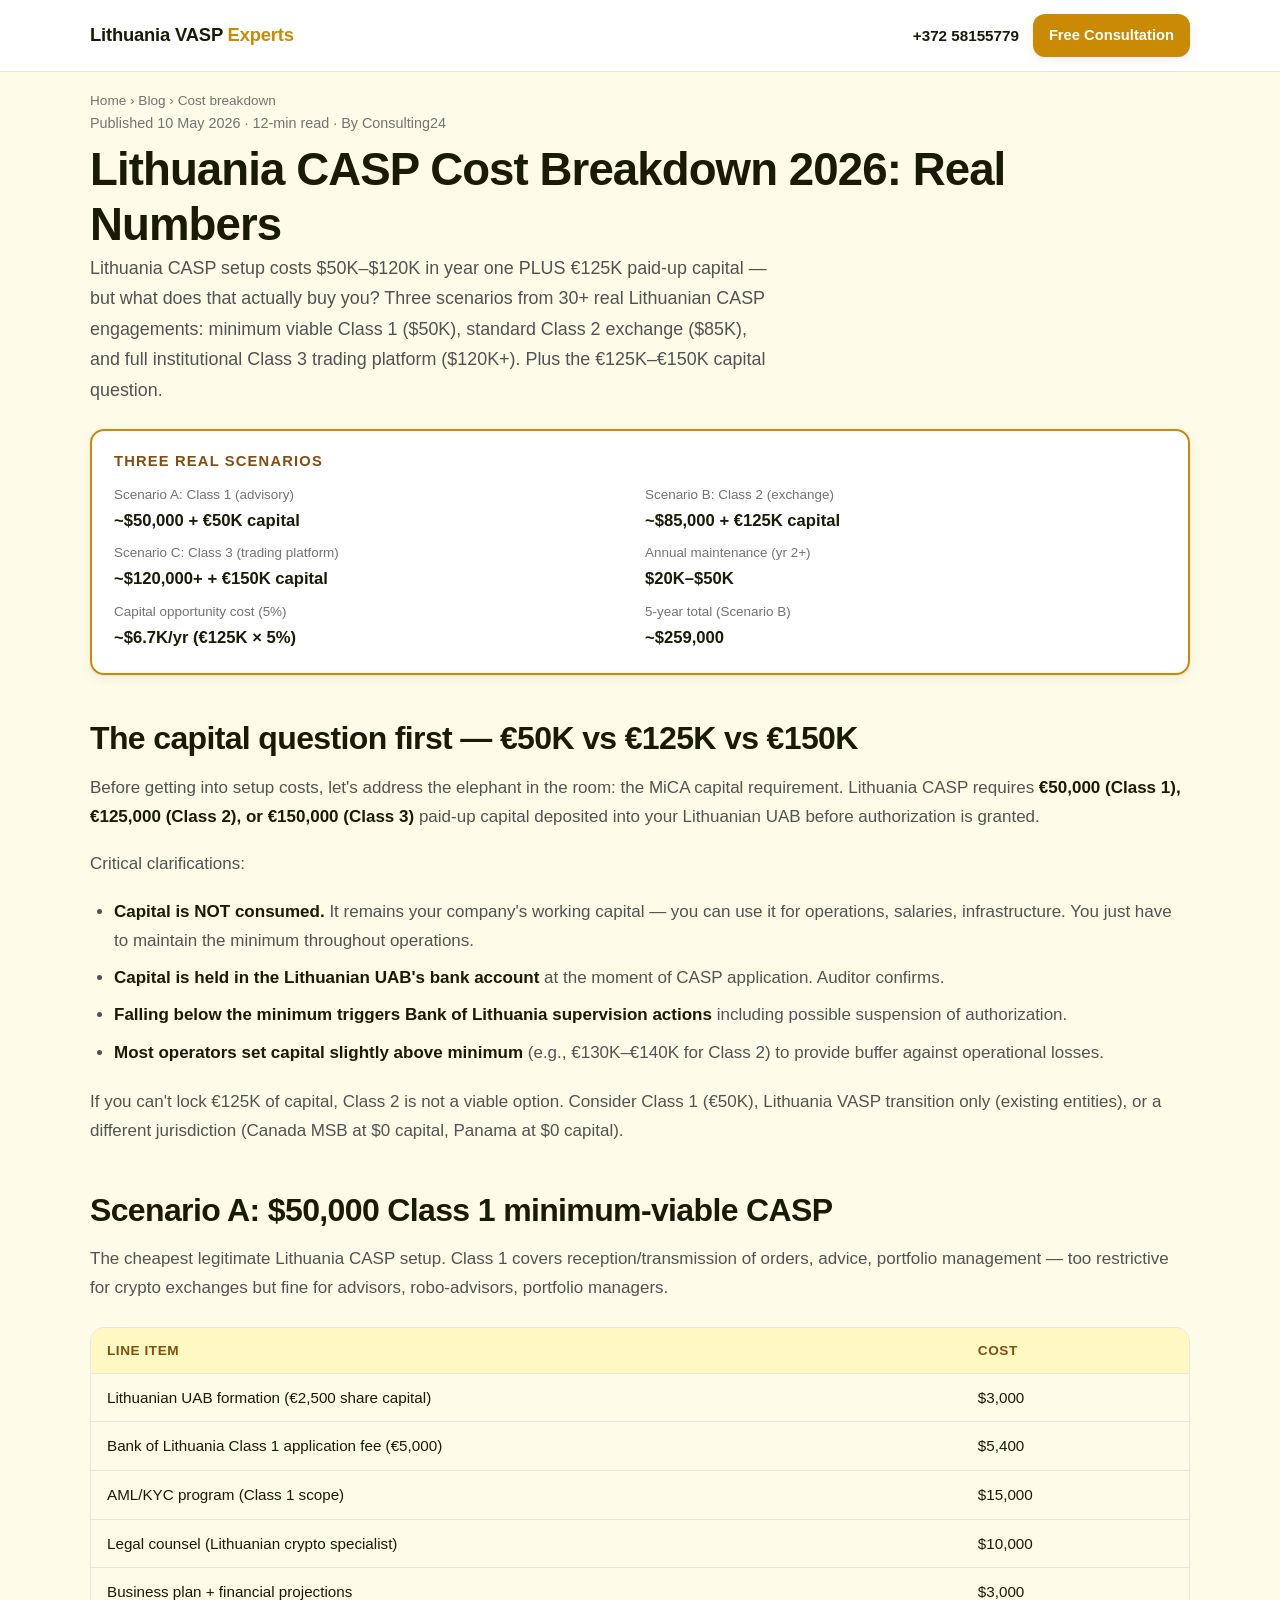
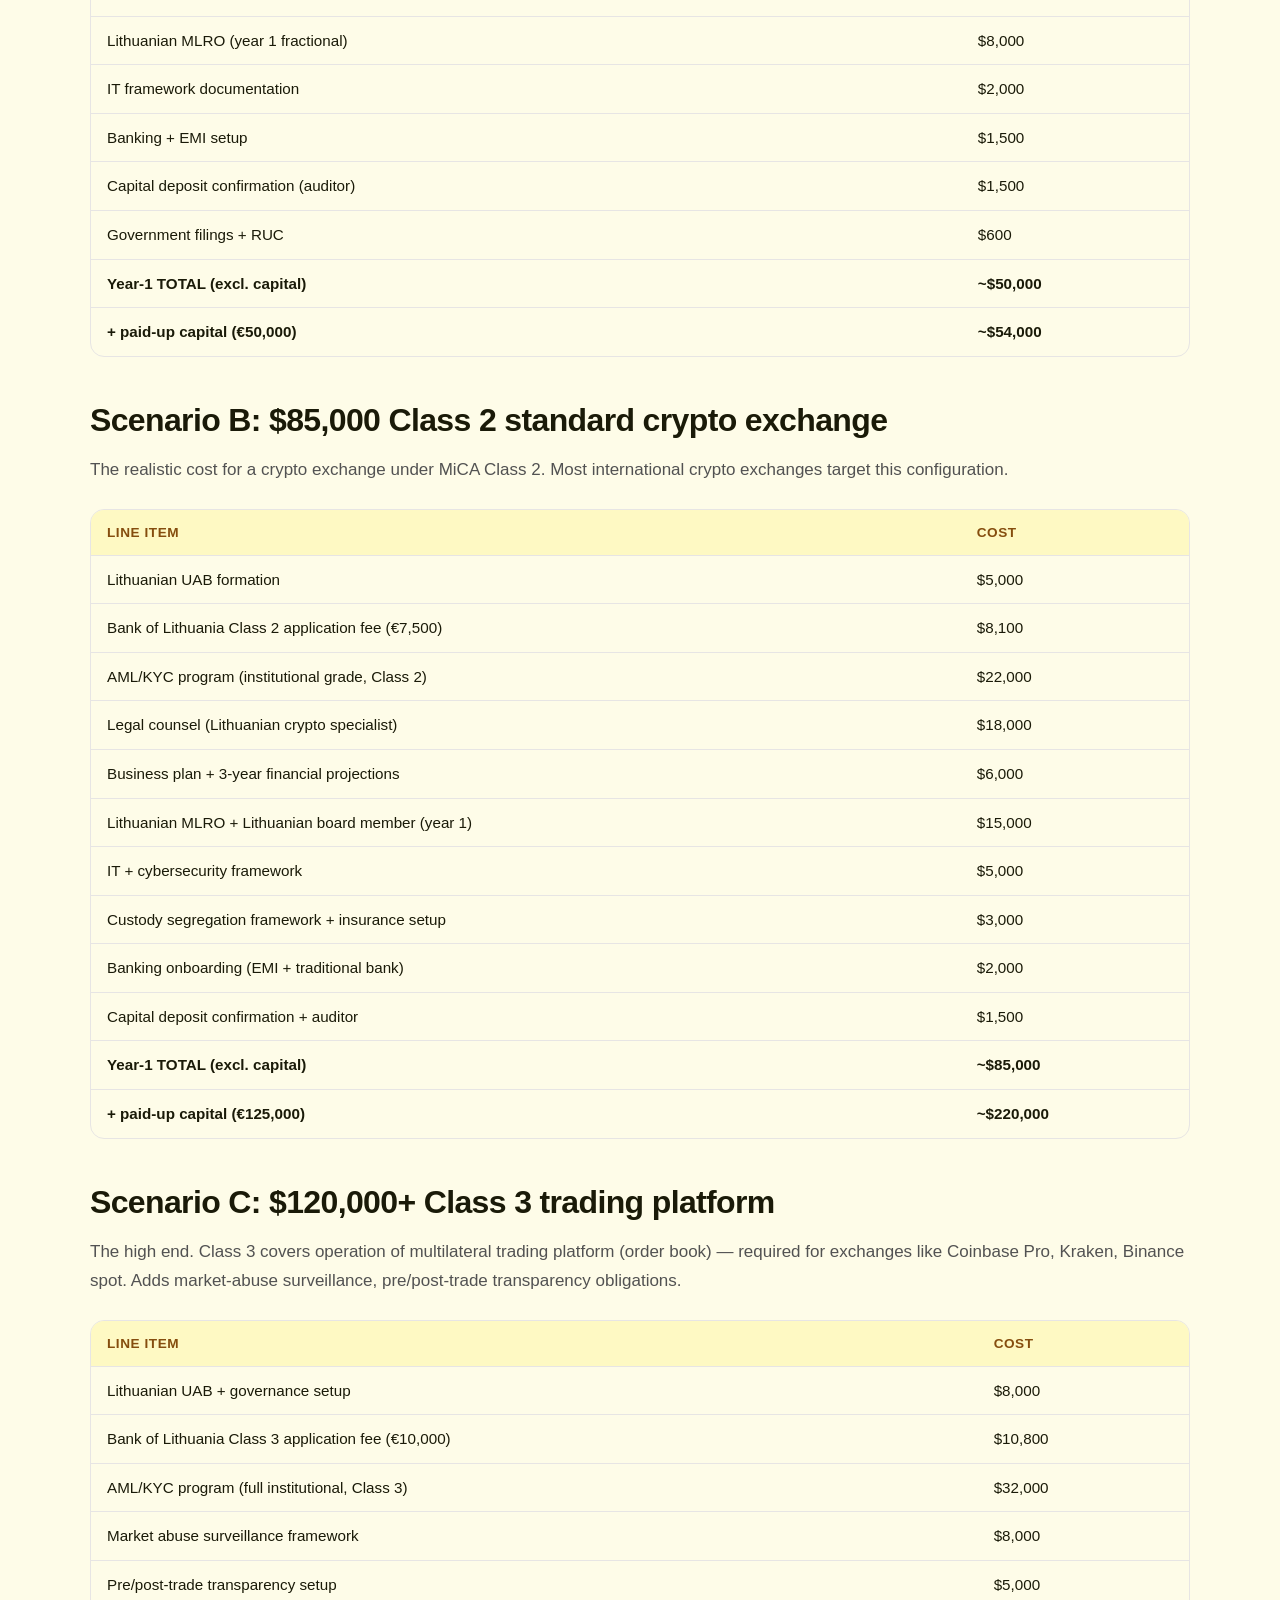
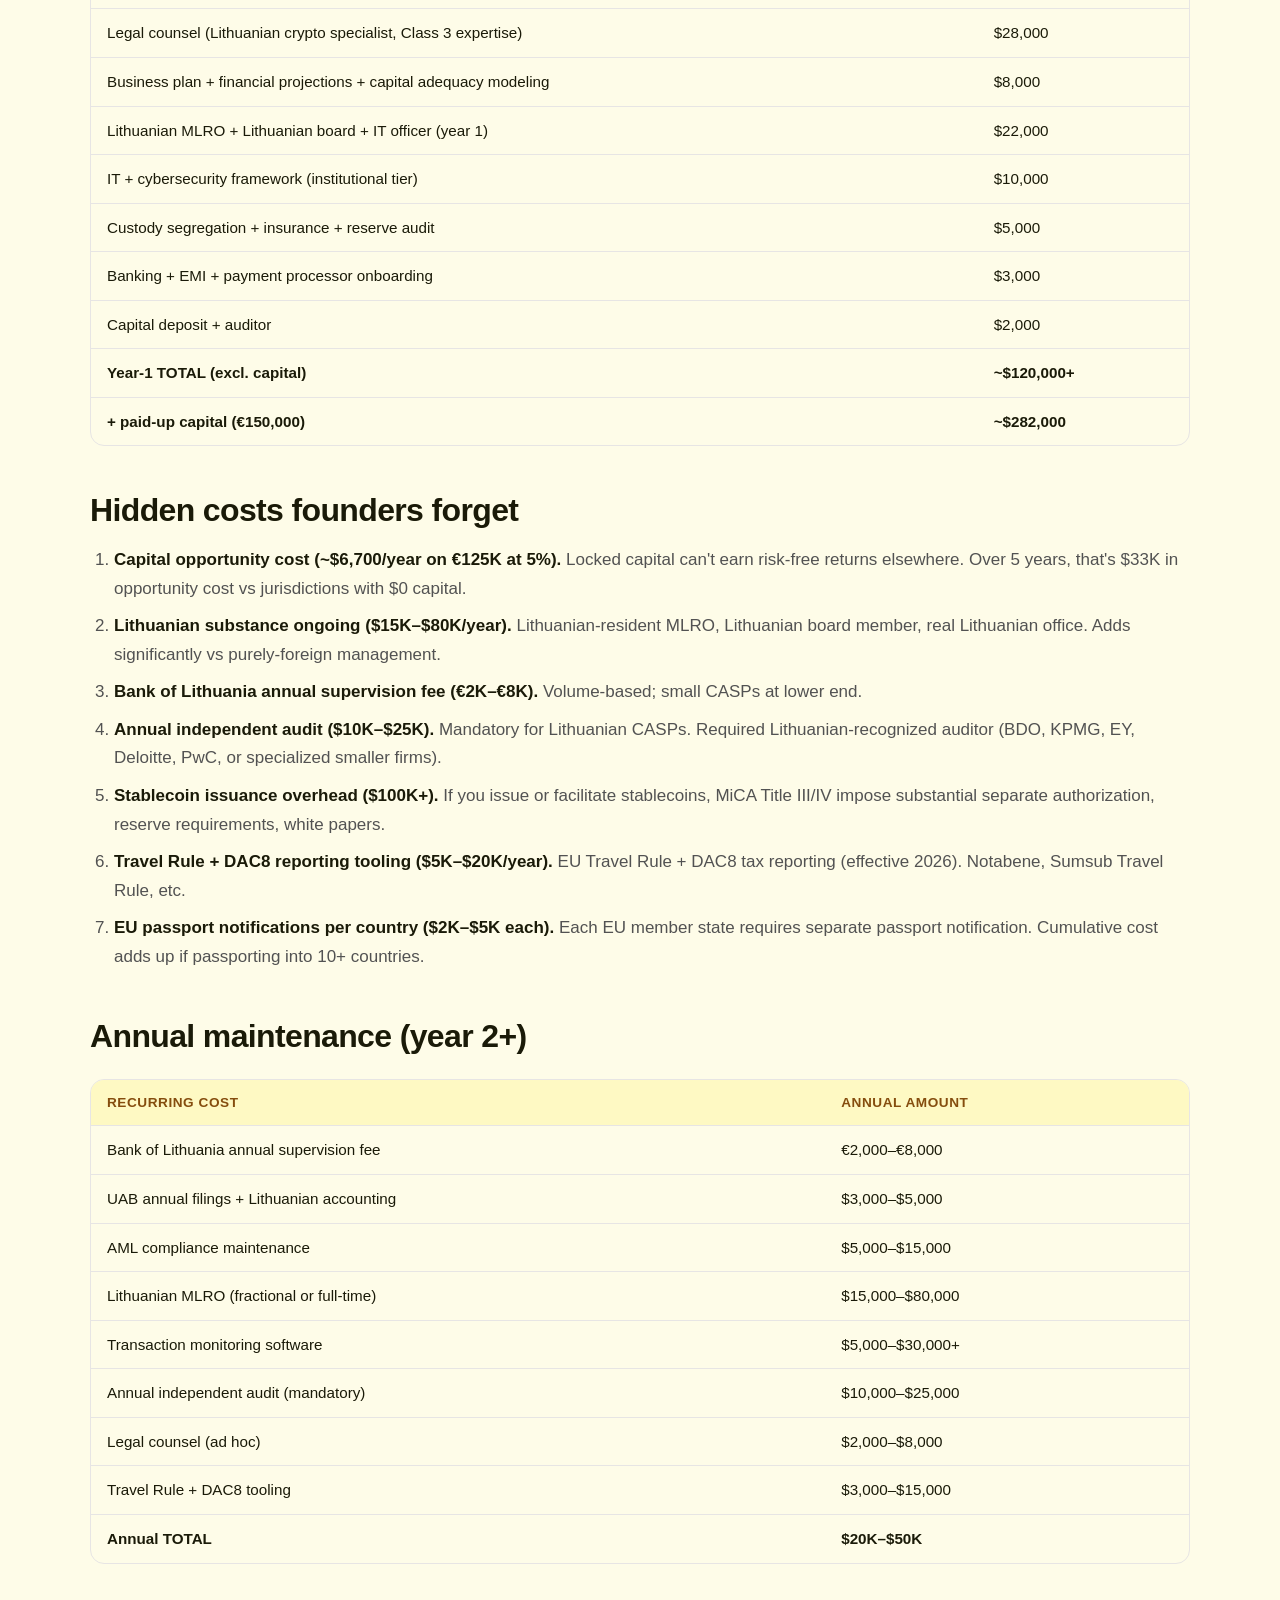
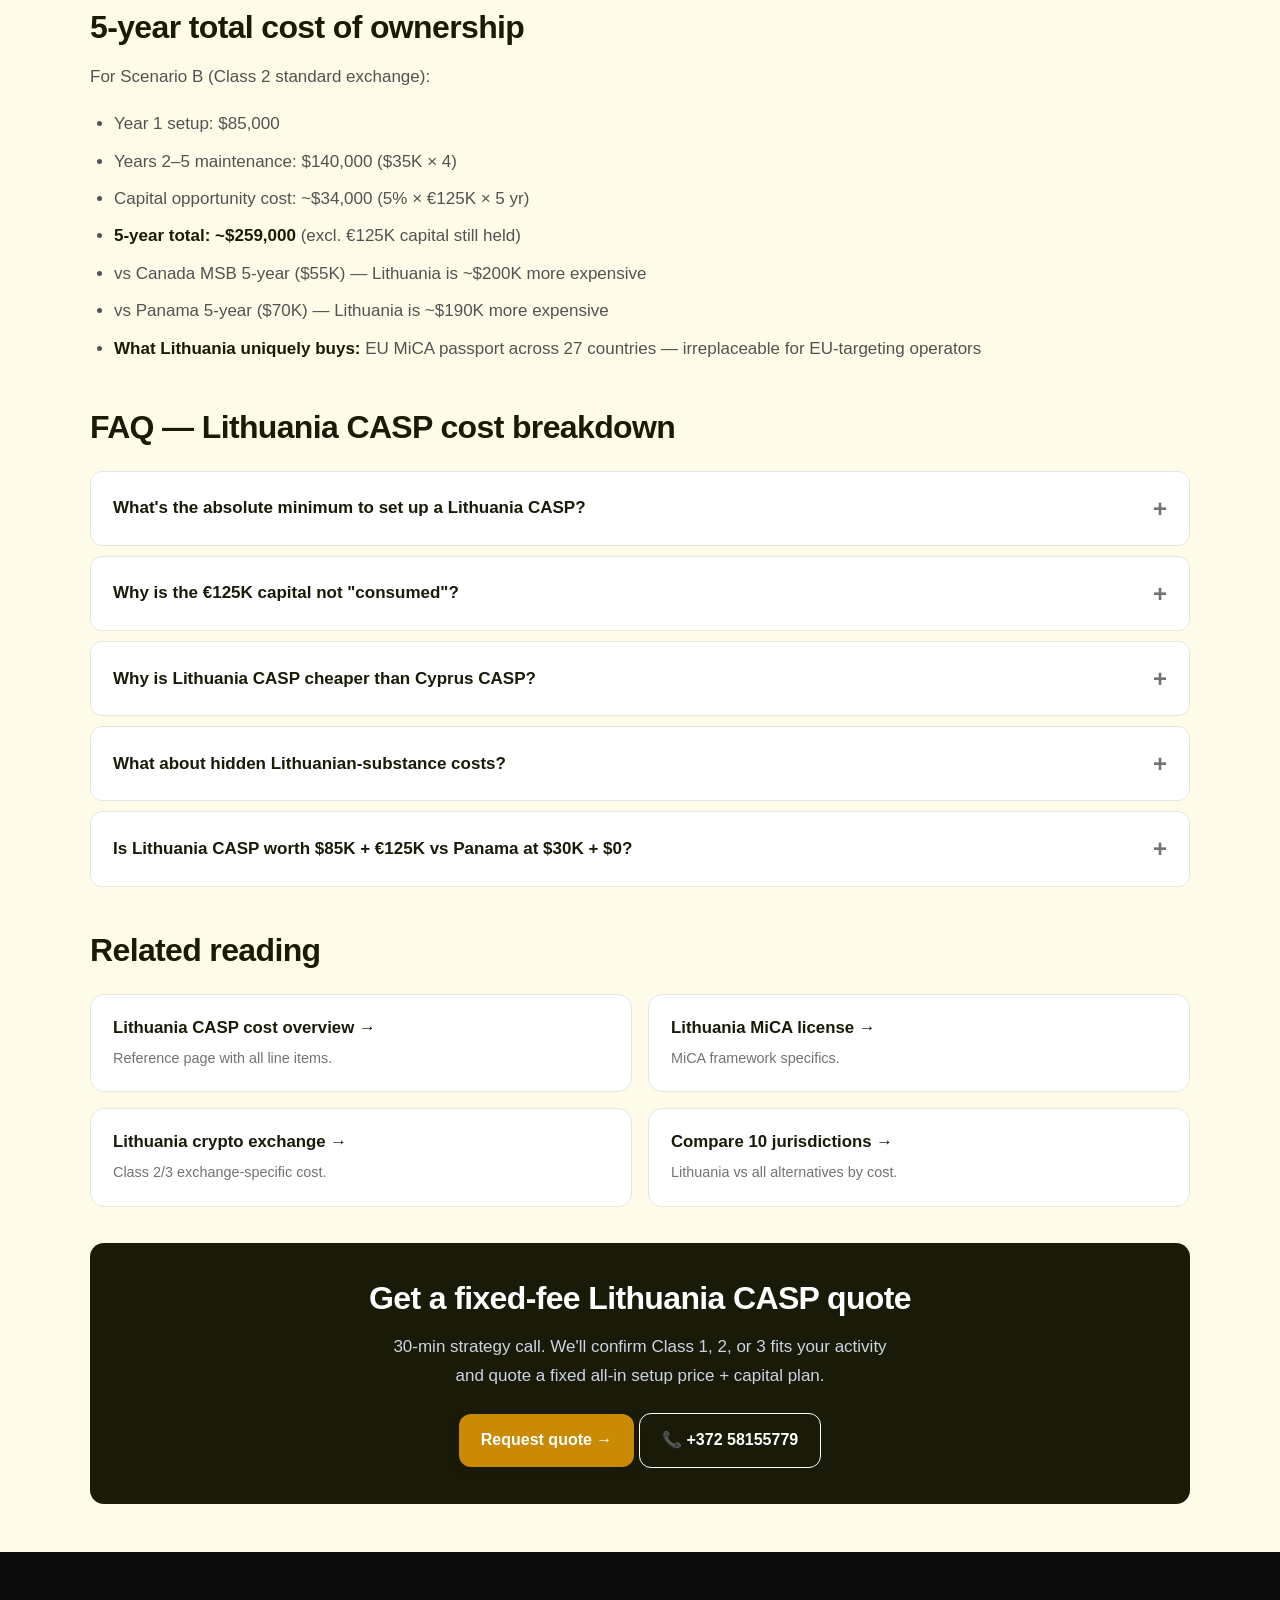
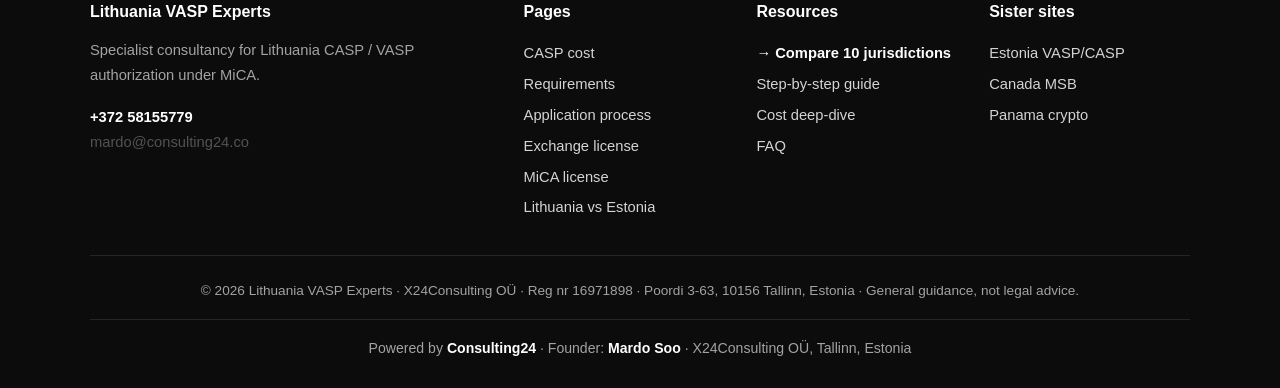
<file: blog/cost-breakdown/index.html>
<!DOCTYPE html>
<html lang="en">
<head>
  <meta charset="UTF-8">
  <meta name="viewport" content="width=device-width, initial-scale=1.0">
  <title>Lithuania CASP Cost Breakdown 2026: $50K–$120K Real Numbers</title>
  <meta name="description" content="Real-world Lithuania CASP cost breakdown 2026 from 30+ engagements: line items, hidden costs, scenarios at $50K, $80K, $120K budgets + €125K capital. No marketing fluff.">
  <meta name="robots" content="index, follow, max-snippet:-1, max-image-preview:large">
  <link rel="canonical" href="https://mardo89.github.io/lithuania-vasp-license/blog/cost-breakdown/">
  <meta property="og:title" content="Lithuania CASP Cost Breakdown 2026: Real Numbers">
  <meta property="og:description" content="$50K, $80K, $120K scenarios + €125K capital. Hidden costs. From 30+ real Lithuanian CASP engagements.">
  <meta property="og:type" content="article">
  <meta property="og:url" content="https://mardo89.github.io/lithuania-vasp-license/blog/cost-breakdown/">
  <meta property="og:image" content="https://mardo89.github.io/lithuania-vasp-license/og-image.jpg">

  <script type="application/ld+json">
  {"@context":"https://schema.org","@graph":[
    {"@type":"BreadcrumbList","itemListElement":[
      {"@type":"ListItem","position":1,"name":"Home","item":"https://mardo89.github.io/lithuania-vasp-license/"},
      {"@type":"ListItem","position":2,"name":"Blog","item":"https://mardo89.github.io/lithuania-vasp-license/blog/"},
      {"@type":"ListItem","position":3,"name":"Cost breakdown","item":"https://mardo89.github.io/lithuania-vasp-license/blog/cost-breakdown/"}
    ]},
    {"@type":"BlogPosting","headline":"Lithuania CASP Cost Breakdown 2026: $50K–$120K Real Numbers","author":{"@type":"Organization","name":"Consulting24","url":"https://consulting24.co/"},"publisher":{"@type":"Organization","name":"Consulting24","url":"https://consulting24.co/"},"datePublished":"2026-05-10","dateModified":"2026-05-10","image":"https://mardo89.github.io/lithuania-vasp-license/og-image.jpg","mainEntityOfPage":"https://mardo89.github.io/lithuania-vasp-license/blog/cost-breakdown/","articleSection":"Crypto Licensing Costs","wordCount":2400}
  ]}
  </script>

  <link rel="stylesheet" href="../../styles.css">
</head>
<body>

<header class="top">
  <div class="top-inner">
    <a href="/lithuania-vasp-license/" class="brand">Lithuania VASP <span>Experts</span></a>
    <div class="top-cta">
      <a href="tel:+37258155779" class="top-phone">+372 58155779</a>
      <a href="/lithuania-vasp-license/#contact" class="btn btn-primary" style="padding:10px 16px;min-height:auto;font-size:.92rem">Free Consultation</a>
    </div>
  </div>
</header>

<div class="wrap">
  <nav class="breadcrumbs"><a href="/lithuania-vasp-license/">Home</a> &rsaquo; <a href="/lithuania-vasp-license/">Blog</a> &rsaquo; Cost breakdown</nav>
</div>

<article class="wrap">
  <p style="color:var(--muted);font-size:.9rem;margin-bottom:8px">Published 10 May 2026 · 12-min read · By Consulting24</p>
  <h1>Lithuania CASP Cost Breakdown 2026: Real Numbers</h1>
  <p class="lead">Lithuania CASP setup costs $50K–$120K in year one PLUS €125K paid-up capital — but what does that actually buy you? Three scenarios from 30+ real Lithuanian CASP engagements: minimum viable Class 1 ($50K), standard Class 2 exchange ($85K), and full institutional Class 3 trading platform ($120K+). Plus the €125K–€150K capital question.</p>

  <aside class="quickfacts">
    <h3>Three real scenarios</h3>
    <dl>
      <div><dt>Scenario A: Class 1 (advisory)</dt><dd>~$50,000 + €50K capital</dd></div>
      <div><dt>Scenario B: Class 2 (exchange)</dt><dd>~$85,000 + €125K capital</dd></div>
      <div><dt>Scenario C: Class 3 (trading platform)</dt><dd>~$120,000+ + €150K capital</dd></div>
      <div><dt>Annual maintenance (yr 2+)</dt><dd>$20K–$50K</dd></div>
      <div><dt>Capital opportunity cost (5%)</dt><dd>~$6.7K/yr (€125K × 5%)</dd></div>
      <div><dt>5-year total (Scenario B)</dt><dd>~$259,000</dd></div>
    </dl>
  </aside>

  <h2>The capital question first — €50K vs €125K vs €150K</h2>
  <p>Before getting into setup costs, let's address the elephant in the room: the MiCA capital requirement. Lithuania CASP requires <strong>€50,000 (Class 1), €125,000 (Class 2), or €150,000 (Class 3)</strong> paid-up capital deposited into your Lithuanian UAB before authorization is granted.</p>
  <p>Critical clarifications:</p>
  <ul>
    <li><strong>Capital is NOT consumed.</strong> It remains your company's working capital — you can use it for operations, salaries, infrastructure. You just have to maintain the minimum throughout operations.</li>
    <li><strong>Capital is held in the Lithuanian UAB's bank account</strong> at the moment of CASP application. Auditor confirms.</li>
    <li><strong>Falling below the minimum triggers Bank of Lithuania supervision actions</strong> including possible suspension of authorization.</li>
    <li><strong>Most operators set capital slightly above minimum</strong> (e.g., €130K–€140K for Class 2) to provide buffer against operational losses.</li>
  </ul>
  <p>If you can't lock €125K of capital, Class 2 is not a viable option. Consider Class 1 (€50K), Lithuania VASP transition only (existing entities), or a different jurisdiction (Canada MSB at $0 capital, Panama at $0 capital).</p>

  <h2>Scenario A: $50,000 Class 1 minimum-viable CASP</h2>
  <p>The cheapest legitimate Lithuania CASP setup. Class 1 covers reception/transmission of orders, advice, portfolio management — too restrictive for crypto exchanges but fine for advisors, robo-advisors, portfolio managers.</p>

  <div class="t-wrap">
    <table>
      <thead>
        <tr><th>Line item</th><th>Cost</th></tr>
      </thead>
      <tbody>
        <tr><td>Lithuanian UAB formation (€2,500 share capital)</td><td>$3,000</td></tr>
        <tr><td>Bank of Lithuania Class 1 application fee (€5,000)</td><td>$5,400</td></tr>
        <tr><td>AML/KYC program (Class 1 scope)</td><td>$15,000</td></tr>
        <tr><td>Legal counsel (Lithuanian crypto specialist)</td><td>$10,000</td></tr>
        <tr><td>Business plan + financial projections</td><td>$3,000</td></tr>
        <tr><td>Lithuanian MLRO (year 1 fractional)</td><td>$8,000</td></tr>
        <tr><td>IT framework documentation</td><td>$2,000</td></tr>
        <tr><td>Banking + EMI setup</td><td>$1,500</td></tr>
        <tr><td>Capital deposit confirmation (auditor)</td><td>$1,500</td></tr>
        <tr><td>Government filings + RUC</td><td>$600</td></tr>
        <tr><td><strong>Year-1 TOTAL (excl. capital)</strong></td><td><strong>~$50,000</strong></td></tr>
        <tr><td><strong>+ paid-up capital (€50,000)</strong></td><td><strong>~$54,000</strong></td></tr>
      </tbody>
    </table>
  </div>

  <h2>Scenario B: $85,000 Class 2 standard crypto exchange</h2>
  <p>The realistic cost for a crypto exchange under MiCA Class 2. Most international crypto exchanges target this configuration.</p>

  <div class="t-wrap">
    <table>
      <thead>
        <tr><th>Line item</th><th>Cost</th></tr>
      </thead>
      <tbody>
        <tr><td>Lithuanian UAB formation</td><td>$5,000</td></tr>
        <tr><td>Bank of Lithuania Class 2 application fee (€7,500)</td><td>$8,100</td></tr>
        <tr><td>AML/KYC program (institutional grade, Class 2)</td><td>$22,000</td></tr>
        <tr><td>Legal counsel (Lithuanian crypto specialist)</td><td>$18,000</td></tr>
        <tr><td>Business plan + 3-year financial projections</td><td>$6,000</td></tr>
        <tr><td>Lithuanian MLRO + Lithuanian board member (year 1)</td><td>$15,000</td></tr>
        <tr><td>IT + cybersecurity framework</td><td>$5,000</td></tr>
        <tr><td>Custody segregation framework + insurance setup</td><td>$3,000</td></tr>
        <tr><td>Banking onboarding (EMI + traditional bank)</td><td>$2,000</td></tr>
        <tr><td>Capital deposit confirmation + auditor</td><td>$1,500</td></tr>
        <tr><td><strong>Year-1 TOTAL (excl. capital)</strong></td><td><strong>~$85,000</strong></td></tr>
        <tr><td><strong>+ paid-up capital (€125,000)</strong></td><td><strong>~$220,000</strong></td></tr>
      </tbody>
    </table>
  </div>

  <h2>Scenario C: $120,000+ Class 3 trading platform</h2>
  <p>The high end. Class 3 covers operation of multilateral trading platform (order book) — required for exchanges like Coinbase Pro, Kraken, Binance spot. Adds market-abuse surveillance, pre/post-trade transparency obligations.</p>

  <div class="t-wrap">
    <table>
      <thead>
        <tr><th>Line item</th><th>Cost</th></tr>
      </thead>
      <tbody>
        <tr><td>Lithuanian UAB + governance setup</td><td>$8,000</td></tr>
        <tr><td>Bank of Lithuania Class 3 application fee (€10,000)</td><td>$10,800</td></tr>
        <tr><td>AML/KYC program (full institutional, Class 3)</td><td>$32,000</td></tr>
        <tr><td>Market abuse surveillance framework</td><td>$8,000</td></tr>
        <tr><td>Pre/post-trade transparency setup</td><td>$5,000</td></tr>
        <tr><td>Legal counsel (Lithuanian crypto specialist, Class 3 expertise)</td><td>$28,000</td></tr>
        <tr><td>Business plan + financial projections + capital adequacy modeling</td><td>$8,000</td></tr>
        <tr><td>Lithuanian MLRO + Lithuanian board + IT officer (year 1)</td><td>$22,000</td></tr>
        <tr><td>IT + cybersecurity framework (institutional tier)</td><td>$10,000</td></tr>
        <tr><td>Custody segregation + insurance + reserve audit</td><td>$5,000</td></tr>
        <tr><td>Banking + EMI + payment processor onboarding</td><td>$3,000</td></tr>
        <tr><td>Capital deposit + auditor</td><td>$2,000</td></tr>
        <tr><td><strong>Year-1 TOTAL (excl. capital)</strong></td><td><strong>~$120,000+</strong></td></tr>
        <tr><td><strong>+ paid-up capital (€150,000)</strong></td><td><strong>~$282,000</strong></td></tr>
      </tbody>
    </table>
  </div>

  <h2>Hidden costs founders forget</h2>
  <ol>
    <li><strong>Capital opportunity cost (~$6,700/year on €125K at 5%).</strong> Locked capital can't earn risk-free returns elsewhere. Over 5 years, that's $33K in opportunity cost vs jurisdictions with $0 capital.</li>
    <li><strong>Lithuanian substance ongoing ($15K–$80K/year).</strong> Lithuanian-resident MLRO, Lithuanian board member, real Lithuanian office. Adds significantly vs purely-foreign management.</li>
    <li><strong>Bank of Lithuania annual supervision fee (€2K–€8K).</strong> Volume-based; small CASPs at lower end.</li>
    <li><strong>Annual independent audit ($10K–$25K).</strong> Mandatory for Lithuanian CASPs. Required Lithuanian-recognized auditor (BDO, KPMG, EY, Deloitte, PwC, or specialized smaller firms).</li>
    <li><strong>Stablecoin issuance overhead ($100K+).</strong> If you issue or facilitate stablecoins, MiCA Title III/IV impose substantial separate authorization, reserve requirements, white papers.</li>
    <li><strong>Travel Rule + DAC8 reporting tooling ($5K–$20K/year).</strong> EU Travel Rule + DAC8 tax reporting (effective 2026). Notabene, Sumsub Travel Rule, etc.</li>
    <li><strong>EU passport notifications per country ($2K–$5K each).</strong> Each EU member state requires separate passport notification. Cumulative cost adds up if passporting into 10+ countries.</li>
  </ol>

  <h2>Annual maintenance (year 2+)</h2>

  <div class="t-wrap">
    <table>
      <thead>
        <tr><th>Recurring cost</th><th>Annual amount</th></tr>
      </thead>
      <tbody>
        <tr><td>Bank of Lithuania annual supervision fee</td><td>€2,000–€8,000</td></tr>
        <tr><td>UAB annual filings + Lithuanian accounting</td><td>$3,000–$5,000</td></tr>
        <tr><td>AML compliance maintenance</td><td>$5,000–$15,000</td></tr>
        <tr><td>Lithuanian MLRO (fractional or full-time)</td><td>$15,000–$80,000</td></tr>
        <tr><td>Transaction monitoring software</td><td>$5,000–$30,000+</td></tr>
        <tr><td>Annual independent audit (mandatory)</td><td>$10,000–$25,000</td></tr>
        <tr><td>Legal counsel (ad hoc)</td><td>$2,000–$8,000</td></tr>
        <tr><td>Travel Rule + DAC8 tooling</td><td>$3,000–$15,000</td></tr>
        <tr><td><strong>Annual TOTAL</strong></td><td><strong>$20K–$50K</strong></td></tr>
      </tbody>
    </table>
  </div>

  <h2>5-year total cost of ownership</h2>
  <p>For Scenario B (Class 2 standard exchange):</p>
  <ul>
    <li>Year 1 setup: $85,000</li>
    <li>Years 2–5 maintenance: $140,000 ($35K × 4)</li>
    <li>Capital opportunity cost: ~$34,000 (5% × €125K × 5 yr)</li>
    <li><strong>5-year total: ~$259,000</strong> (excl. €125K capital still held)</li>
    <li>vs Canada MSB 5-year ($55K) — Lithuania is ~$200K more expensive</li>
    <li>vs Panama 5-year ($70K) — Lithuania is ~$190K more expensive</li>
    <li><strong>What Lithuania uniquely buys:</strong> EU MiCA passport across 27 countries — irreplaceable for EU-targeting operators</li>
  </ul>

  <h2>FAQ — Lithuania CASP cost breakdown</h2>

  <div class="faq">
    <details>
      <summary>What's the absolute minimum to set up a Lithuania CASP?</summary>
      <p><strong>~$50,000 + €50K capital</strong> for Class 1 (advisory/portfolio). For an actual crypto exchange (Class 2), realistic minimum is <strong>~$85K + €125K capital</strong>. Anyone quoting Class 2 setup under $60K is omitting Lithuanian substance, real legal counsel, or institutional AML — your application will fail Bank of Lithuania review.</p>
    </details>
    <details>
      <summary>Why is the €125K capital not "consumed"?</summary>
      <p>The capital is paid into your Lithuanian UAB's bank account before CASP authorization is granted. After authorization, the capital remains your <strong>working capital</strong> — you can use it for operations, salaries, infrastructure. The €125K is a regulatory minimum to be maintained, not a fee paid to Bank of Lithuania. If your operations consume the capital, you must replenish to maintain MiCA compliance.</p>
    </details>
    <details>
      <summary>Why is Lithuania CASP cheaper than Cyprus CASP?</summary>
      <p>Three reasons: (1) <strong>lower legal-counsel rates</strong> (Lithuanian crypto lawyers ~$300–$500/hour vs Cypriot ~$400–$700/hour); (2) <strong>lower Bank of Lithuania fees</strong> (€5K–€10K vs CySEC €10K–€20K); (3) <strong>less-mature market</strong> (Cyprus has more applicants pushing up demand for crypto-specialist services). Both grant the same EU MiCA passport.</p>
    </details>
    <details>
      <summary>What about hidden Lithuanian-substance costs?</summary>
      <p>Bank of Lithuania expects meaningful Lithuanian substance: Lithuanian-resident MLRO ($1,500–$5,000/month) + Lithuanian board member or operations head ($2,000–$8,000/month) + real Lithuanian office (not virtual, $500–$2,000/month). Total annual substance: <strong>$15K–$80K</strong>. Smaller operators use fractional Lithuanian MLRO; larger operations hire full-time Lithuanian staff.</p>
    </details>
    <details>
      <summary>Is Lithuania CASP worth $85K + €125K vs Panama at $30K + $0?</summary>
      <p><strong>Yes, IF you target EU retail customers.</strong> The MiCA passport across 27 EU member states is unique to EU CASPs — Panama doesn't grant it. For EU-focused crypto exchanges, Lithuania CASP is the most cost-effective EU-regulated option (cheaper than Cyprus, Germany, France, Ireland). For non-EU operators, Panama or Canada MSB win on pure economics.</p>
    </details>
  </div>

  <h2>Related reading</h2>
  <div class="related">
    <a href="/lithuania-vasp-license/cost/"><strong>Lithuania CASP cost overview →</strong><span>Reference page with all line items.</span></a>
    <a href="/lithuania-vasp-license/mica/"><strong>Lithuania MiCA license →</strong><span>MiCA framework specifics.</span></a>
    <a href="/lithuania-vasp-license/exchange-license/"><strong>Lithuania crypto exchange →</strong><span>Class 2/3 exchange-specific cost.</span></a>
    <a href="https://mardo89.github.io/crypto-license-navigator/"><strong>Compare 10 jurisdictions →</strong><span>Lithuania vs all alternatives by cost.</span></a>
  </div>

  <div class="cta-card">
    <h2>Get a fixed-fee Lithuania CASP quote</h2>
    <p>30-min strategy call. We'll confirm Class 1, 2, or 3 fits your activity and quote a fixed all-in setup price + capital plan.</p>
    <a href="/lithuania-vasp-license/#contact" class="btn btn-primary">Request quote →</a>
    <a href="tel:+37258155779" class="btn btn-ghost">📞 +372 58155779</a>
  </div>
</article>

<footer>
  <div class="wrap">
    <div class="foot-grid">
      <div>
        <h4>Lithuania VASP Experts</h4>
        <p style="color:#a3a3a3">Specialist consultancy for Lithuania CASP / VASP authorization under MiCA.</p>
        <p style="margin-top:14px"><strong style="color:#fff">+372 58155779</strong><br>mardo@consulting24.co</p>
      </div>
      <div>
        <h4>Pages</h4>
        <a href="/lithuania-vasp-license/cost/">CASP cost</a>
        <a href="/lithuania-vasp-license/requirements/">Requirements</a>
        <a href="/lithuania-vasp-license/application-process/">Application process</a>
        <a href="/lithuania-vasp-license/exchange-license/">Exchange license</a>
        <a href="/lithuania-vasp-license/mica/">MiCA license</a>
        <a href="/lithuania-vasp-license/vs-estonia/">Lithuania vs Estonia</a>
      </div>
      <div>
        <h4>Resources</h4>
        <a href="https://mardo89.github.io/crypto-license-navigator/" style="color:#fff;font-weight:700">→ Compare 10 jurisdictions</a>
        <a href="/lithuania-vasp-license/blog/step-by-step-guide-2026/">Step-by-step guide</a>
        <a href="/lithuania-vasp-license/blog/cost-breakdown/">Cost deep-dive</a>
        <a href="/lithuania-vasp-license/#faq">FAQ</a>
      </div>
      <div>
        <h4>Sister sites</h4>
        <a href="https://mardo89.github.io/estonia-vasp-license/">Estonia VASP/CASP</a>
        <a href="https://mardo89.github.io/canada-msb-license/">Canada MSB</a>
        <a href="https://mardo89.github.io/panama-crypto-license/">Panama crypto</a>
      </div>
    </div>
    <div class="foot-bottom">© 2026 Lithuania VASP Experts · X24Consulting OÜ · Reg nr 16971898 · Poordi 3-63, 10156 Tallinn, Estonia · General guidance, not legal advice.</div>
    <div class="powered">Powered by <a href="https://consulting24.co/">Consulting24</a> · Founder: <a href="https://www.linkedin.com/in/mardo-s-00a05ab0/">Mardo Soo</a> · X24Consulting OÜ, Tallinn, Estonia</div>
  </div>
</footer>

<div class="sticky-bar">
  <a href="tel:+37258155779" class="btn btn-secondary" style="background:var(--ink)">📞 Call</a>
  <a href="/lithuania-vasp-license/#contact" class="btn btn-primary">Free consultation</a>
</div>

</body>
</html>
</file>
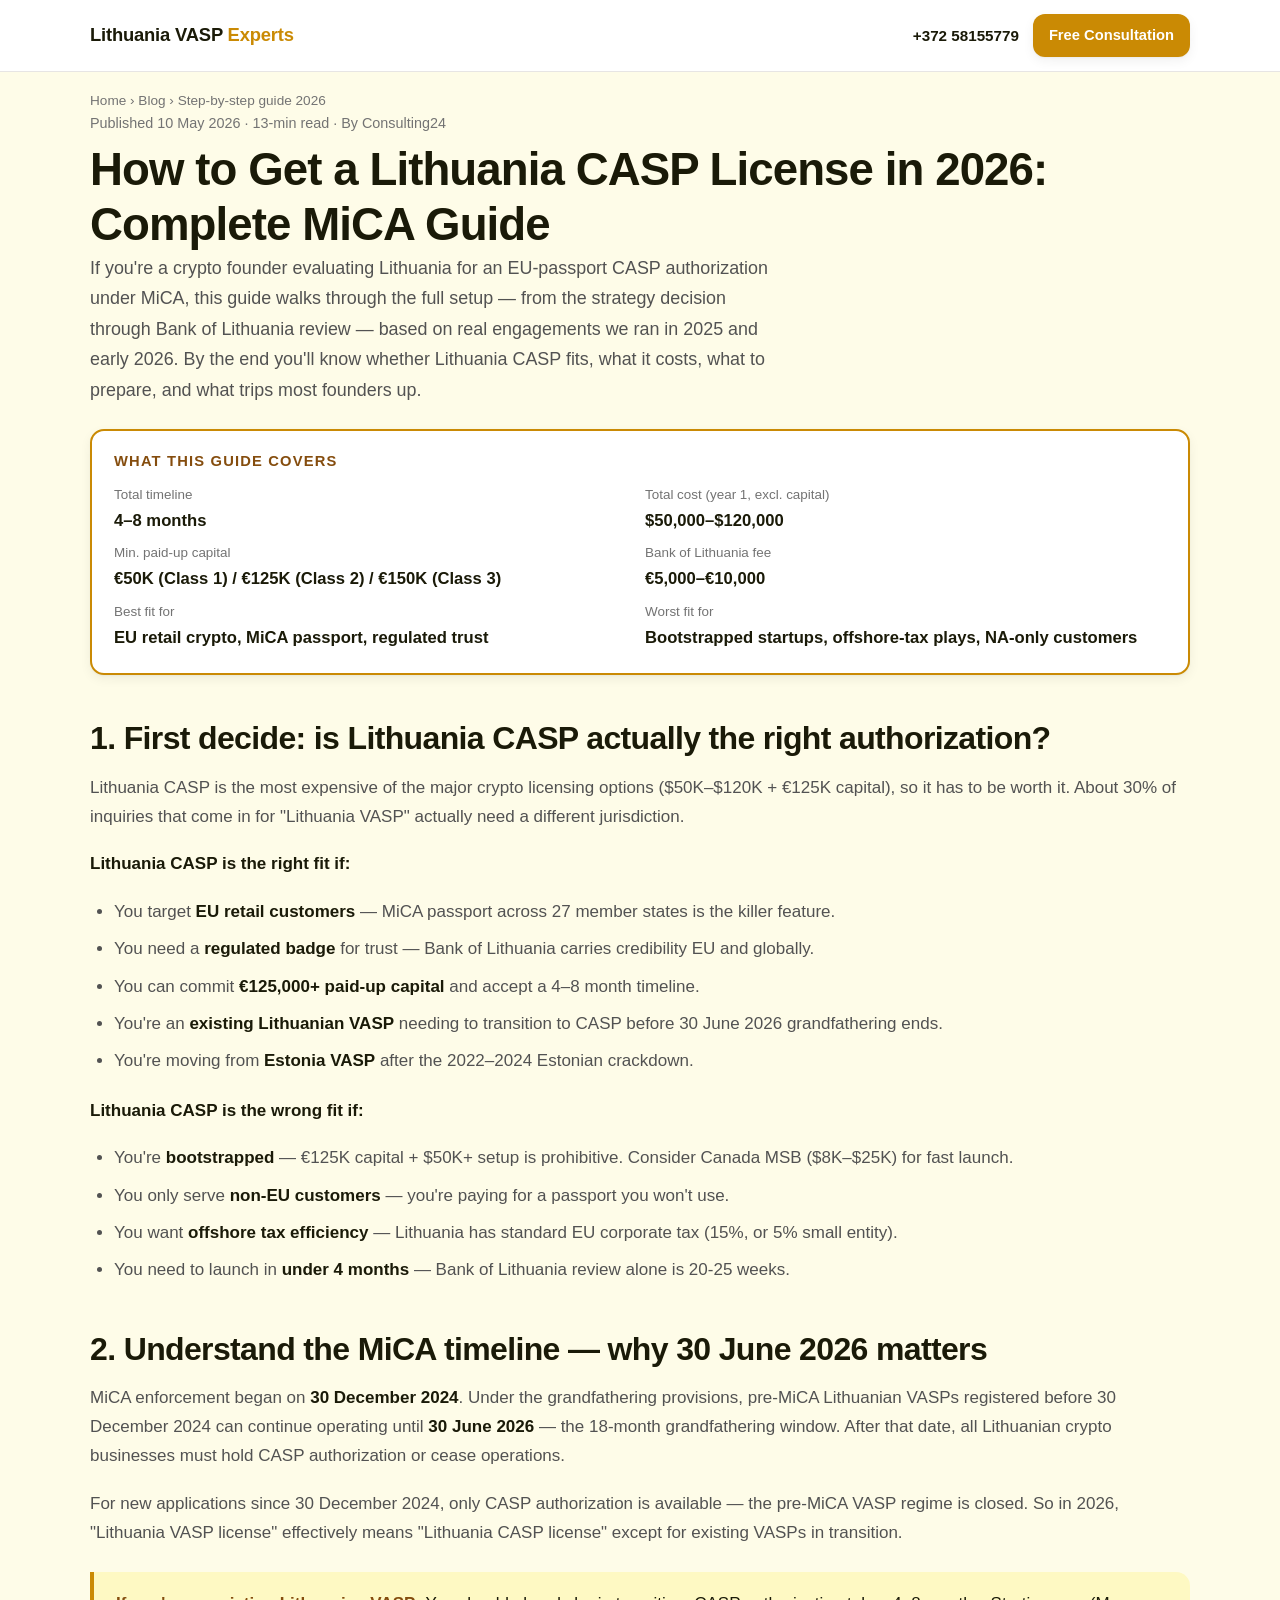
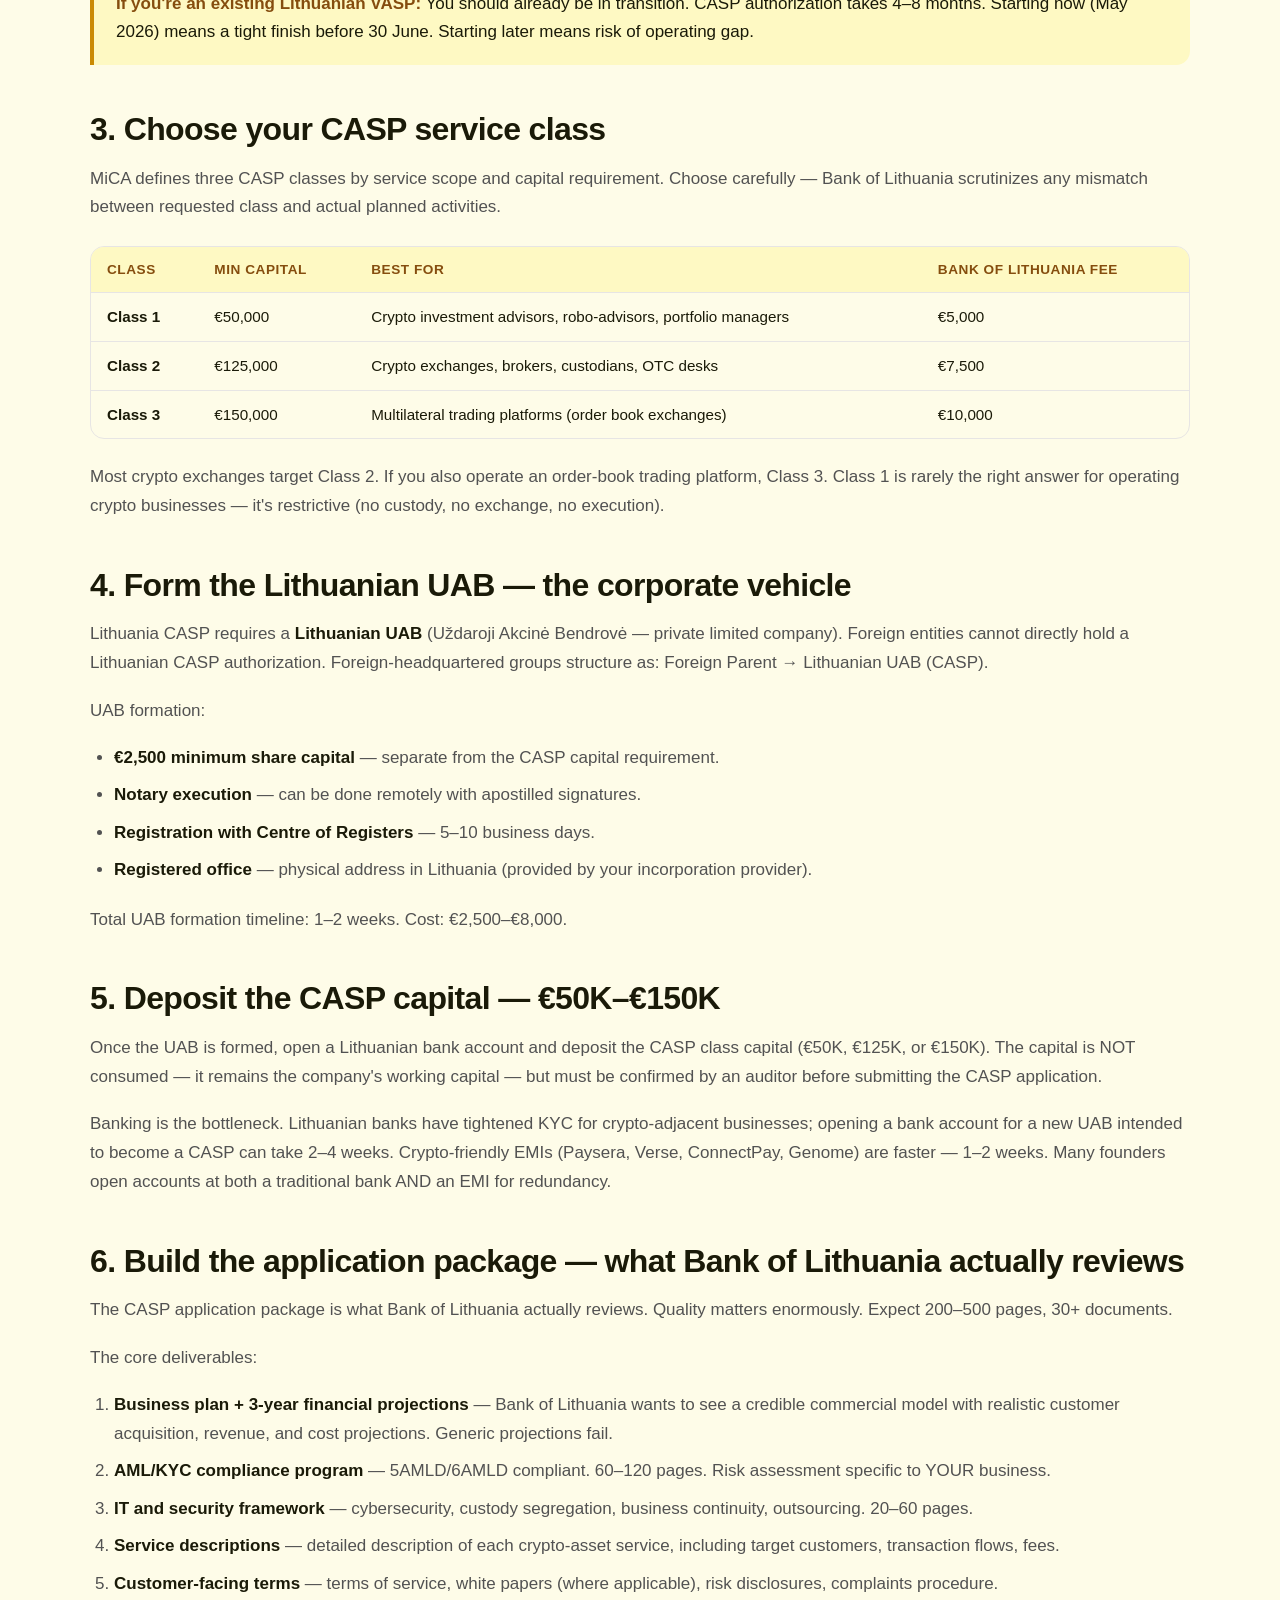
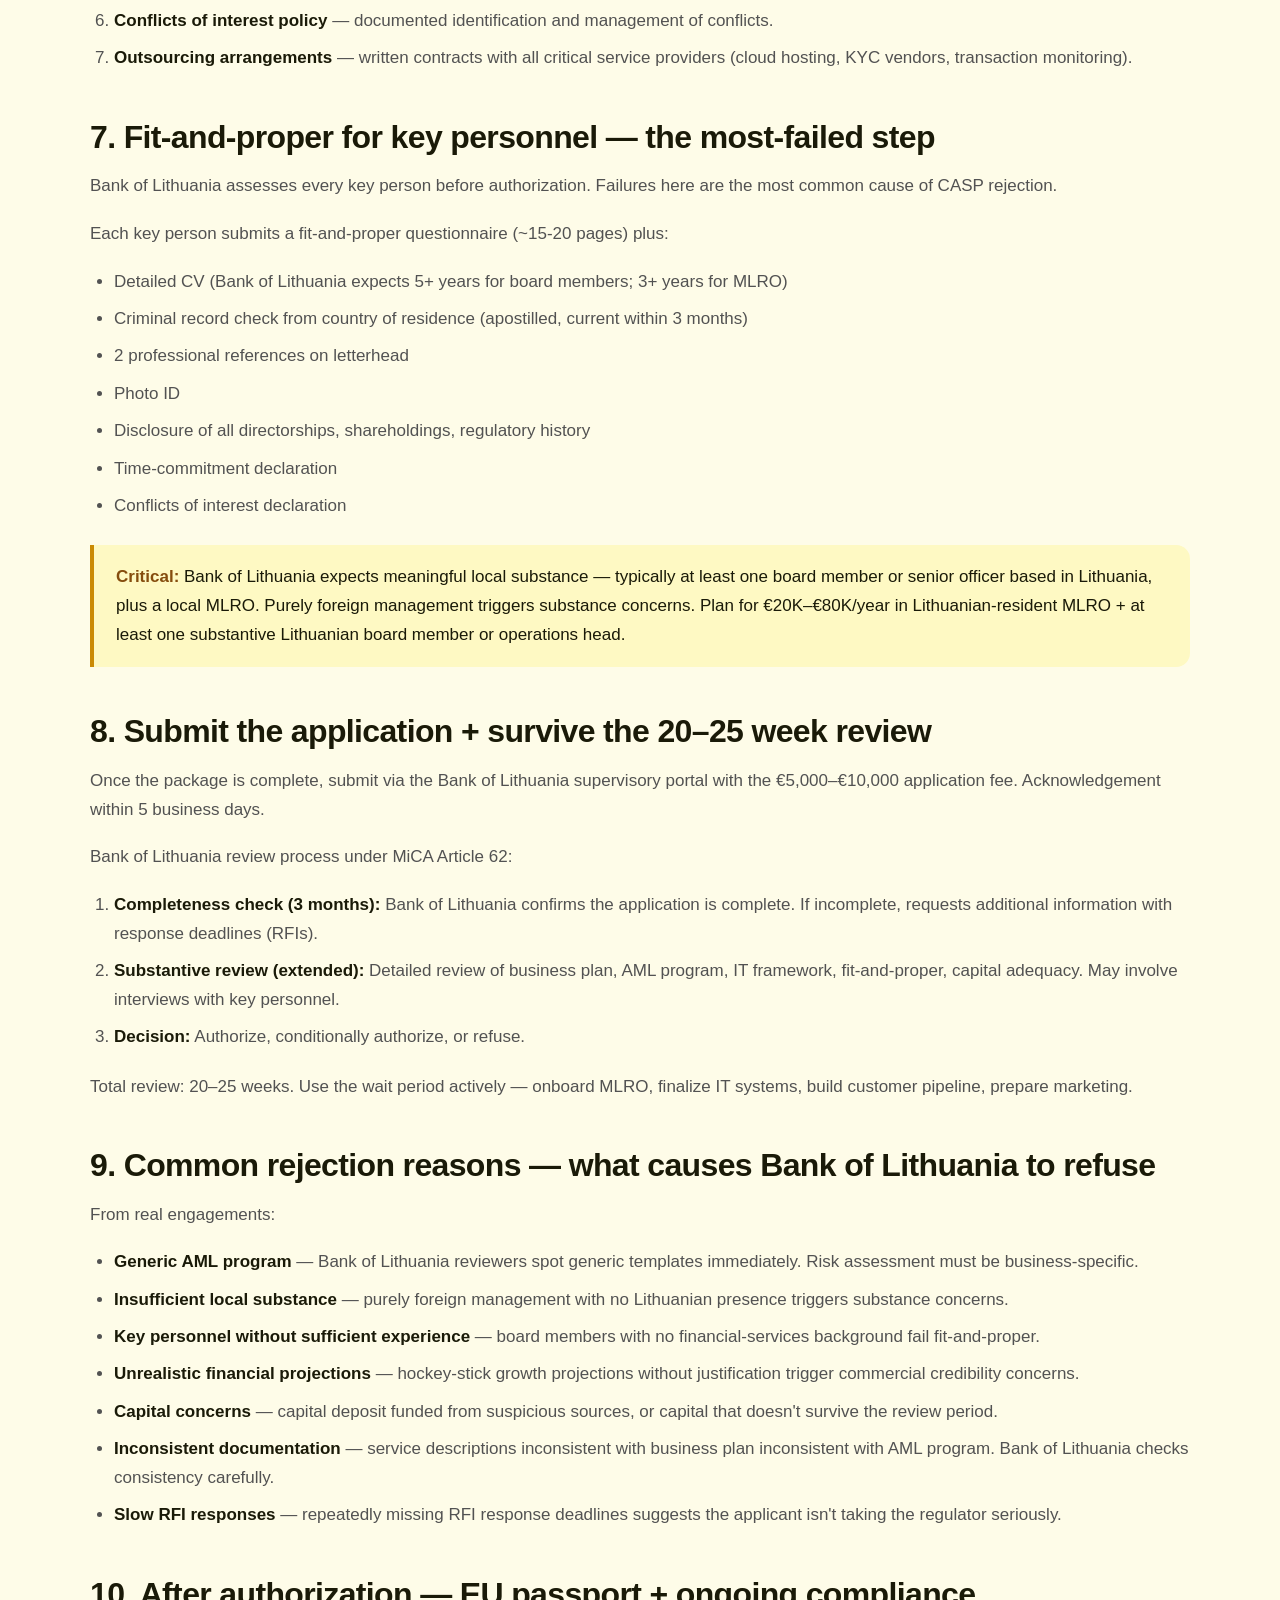
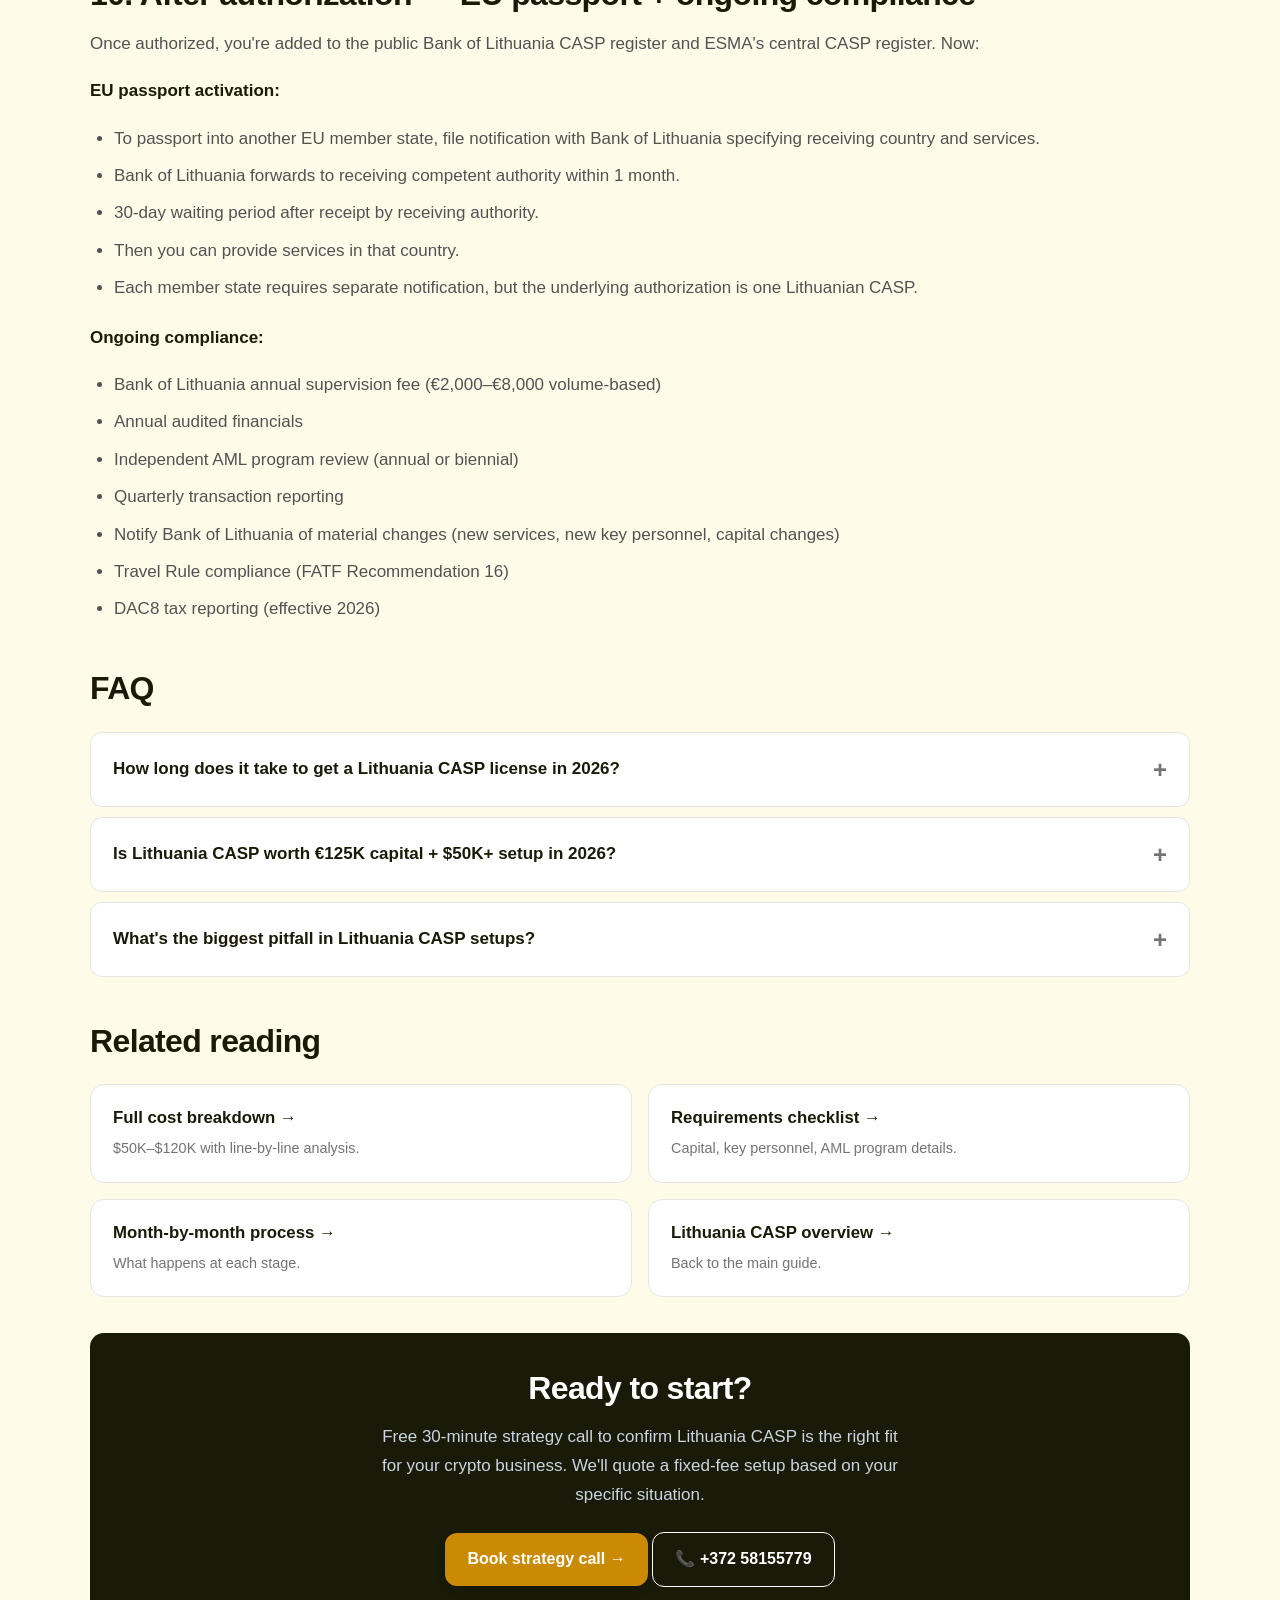
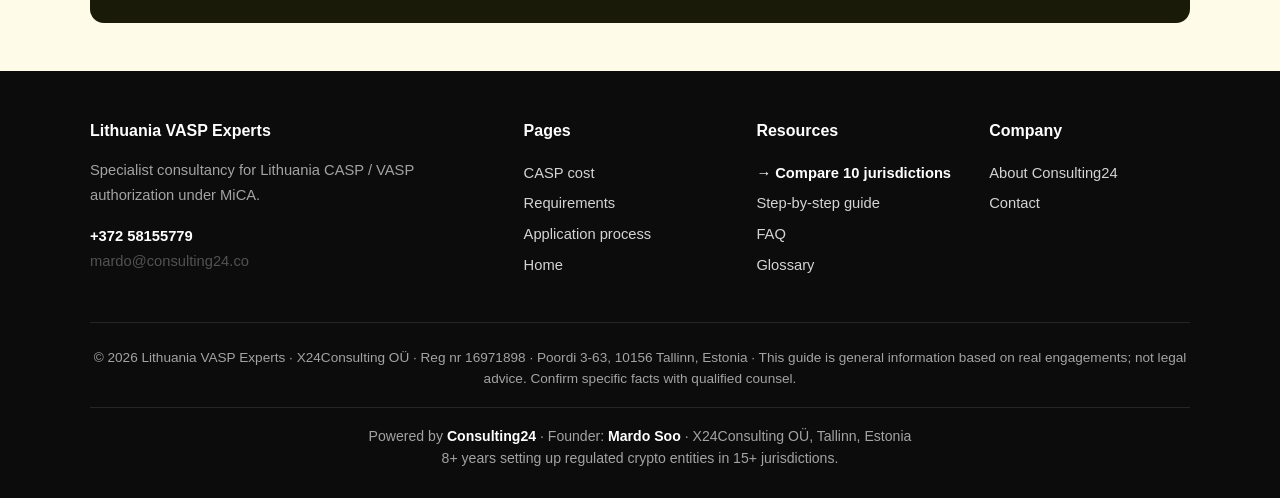
<file: blog/step-by-step-guide-2026/index.html>
<!DOCTYPE html>
<html lang="en">
<head>
  <meta charset="UTF-8">
  <meta name="viewport" content="width=device-width, initial-scale=1.0">
  <title>How to Get a Lithuania CASP License in 2026: Complete MiCA Guide</title>
  <meta name="description" content="Step-by-step guide to Lithuania CASP authorization under MiCA in 2026. Real-world timeline, capital requirements, application checklist, common rejection reasons.">
  <meta name="robots" content="index, follow, max-snippet:-1, max-image-preview:large">
  <link rel="canonical" href="https://mardo89.github.io/lithuania-vasp-license/blog/step-by-step-guide-2026/">
  <meta property="og:title" content="How to Get a Lithuania CASP License in 2026: Complete MiCA Guide">
  <meta property="og:description" content="4–8 months, $50K–$120K, EU passport. Real-world walkthrough by Consulting24.">
  <meta property="og:type" content="article">
  <meta property="og:url" content="https://mardo89.github.io/lithuania-vasp-license/blog/step-by-step-guide-2026/">
  <meta property="og:image" content="https://mardo89.github.io/lithuania-vasp-license/og-image.jpg">

  <script type="application/ld+json">
  {"@context":"https://schema.org","@graph":[
    {"@type":"BreadcrumbList","itemListElement":[
      {"@type":"ListItem","position":1,"name":"Home","item":"https://mardo89.github.io/lithuania-vasp-license/"},
      {"@type":"ListItem","position":2,"name":"Blog","item":"https://mardo89.github.io/lithuania-vasp-license/blog/"},
      {"@type":"ListItem","position":3,"name":"Step-by-step guide 2026","item":"https://mardo89.github.io/lithuania-vasp-license/blog/step-by-step-guide-2026/"}
    ]},
    {"@type":"BlogPosting","headline":"How to Get a Lithuania CASP License in 2026: Complete MiCA Guide","author":{"@type":"Organization","name":"Consulting24","url":"https://consulting24.co/"},"publisher":{"@type":"Organization","name":"Consulting24","url":"https://consulting24.co/"},"datePublished":"2026-05-10","dateModified":"2026-05-10","image":"https://mardo89.github.io/lithuania-vasp-license/og-image.jpg","mainEntityOfPage":"https://mardo89.github.io/lithuania-vasp-license/blog/step-by-step-guide-2026/","articleSection":"Crypto Licensing","wordCount":2500}
  ]}
  </script>

  <link rel="stylesheet" href="../../styles.css">
</head>
<body>

<header class="top">
  <div class="top-inner">
    <a href="/lithuania-vasp-license/" class="brand">Lithuania VASP <span>Experts</span></a>
    <div class="top-cta">
      <a href="tel:+37258155779" class="top-phone">+372 58155779</a>
      <a href="/lithuania-vasp-license/#contact" class="btn btn-primary" style="padding:10px 16px;min-height:auto;font-size:.92rem">Free Consultation</a>
    </div>
  </div>
</header>

<div class="wrap">
  <nav class="breadcrumbs"><a href="/lithuania-vasp-license/">Home</a> &rsaquo; <a href="/lithuania-vasp-license/">Blog</a> &rsaquo; Step-by-step guide 2026</nav>
</div>

<article class="wrap">
  <p style="color:var(--muted);font-size:.9rem;margin-bottom:8px">Published 10 May 2026 · 13-min read · By Consulting24</p>
  <h1>How to Get a Lithuania CASP License in 2026: Complete MiCA Guide</h1>
  <p class="lead">If you're a crypto founder evaluating Lithuania for an EU-passport CASP authorization under MiCA, this guide walks through the full setup — from the strategy decision through Bank of Lithuania review — based on real engagements we ran in 2025 and early 2026. By the end you'll know whether Lithuania CASP fits, what it costs, what to prepare, and what trips most founders up.</p>

  <aside class="quickfacts">
    <h3>What this guide covers</h3>
    <dl>
      <div><dt>Total timeline</dt><dd>4–8 months</dd></div>
      <div><dt>Total cost (year 1, excl. capital)</dt><dd>$50,000–$120,000</dd></div>
      <div><dt>Min. paid-up capital</dt><dd>€50K (Class 1) / €125K (Class 2) / €150K (Class 3)</dd></div>
      <div><dt>Bank of Lithuania fee</dt><dd>€5,000–€10,000</dd></div>
      <div><dt>Best fit for</dt><dd>EU retail crypto, MiCA passport, regulated trust</dd></div>
      <div><dt>Worst fit for</dt><dd>Bootstrapped startups, offshore-tax plays, NA-only customers</dd></div>
    </dl>
  </aside>

  <h2>1. First decide: is Lithuania CASP actually the right authorization?</h2>
  <p>Lithuania CASP is the most expensive of the major crypto licensing options ($50K–$120K + €125K capital), so it has to be worth it. About 30% of inquiries that come in for "Lithuania VASP" actually need a different jurisdiction.</p>
  <p><strong>Lithuania CASP is the right fit if:</strong></p>
  <ul>
    <li>You target <strong>EU retail customers</strong> — MiCA passport across 27 member states is the killer feature.</li>
    <li>You need a <strong>regulated badge</strong> for trust — Bank of Lithuania carries credibility EU and globally.</li>
    <li>You can commit <strong>€125,000+ paid-up capital</strong> and accept a 4–8 month timeline.</li>
    <li>You're an <strong>existing Lithuanian VASP</strong> needing to transition to CASP before 30 June 2026 grandfathering ends.</li>
    <li>You're moving from <strong>Estonia VASP</strong> after the 2022–2024 Estonian crackdown.</li>
  </ul>
  <p><strong>Lithuania CASP is the wrong fit if:</strong></p>
  <ul>
    <li>You're <strong>bootstrapped</strong> — €125K capital + $50K+ setup is prohibitive. Consider Canada MSB ($8K–$25K) for fast launch.</li>
    <li>You only serve <strong>non-EU customers</strong> — you're paying for a passport you won't use.</li>
    <li>You want <strong>offshore tax efficiency</strong> — Lithuania has standard EU corporate tax (15%, or 5% small entity).</li>
    <li>You need to launch in <strong>under 4 months</strong> — Bank of Lithuania review alone is 20-25 weeks.</li>
  </ul>

  <h2>2. Understand the MiCA timeline — why 30 June 2026 matters</h2>
  <p>MiCA enforcement began on <strong>30 December 2024</strong>. Under the grandfathering provisions, pre-MiCA Lithuanian VASPs registered before 30 December 2024 can continue operating until <strong>30 June 2026</strong> — the 18-month grandfathering window. After that date, all Lithuanian crypto businesses must hold CASP authorization or cease operations.</p>
  <p>For new applications since 30 December 2024, only CASP authorization is available — the pre-MiCA VASP regime is closed. So in 2026, "Lithuania VASP license" effectively means "Lithuania CASP license" except for existing VASPs in transition.</p>
  <div class="callout">
    <p><strong>If you're an existing Lithuanian VASP:</strong> You should already be in transition. CASP authorization takes 4–8 months. Starting now (May 2026) means a tight finish before 30 June. Starting later means risk of operating gap.</p>
  </div>

  <h2>3. Choose your CASP service class</h2>
  <p>MiCA defines three CASP classes by service scope and capital requirement. Choose carefully — Bank of Lithuania scrutinizes any mismatch between requested class and actual planned activities.</p>

  <div class="t-wrap">
    <table>
      <thead>
        <tr><th>Class</th><th>Min capital</th><th>Best for</th><th>Bank of Lithuania fee</th></tr>
      </thead>
      <tbody>
        <tr><td><strong>Class 1</strong></td><td>€50,000</td><td>Crypto investment advisors, robo-advisors, portfolio managers</td><td>€5,000</td></tr>
        <tr><td><strong>Class 2</strong></td><td>€125,000</td><td>Crypto exchanges, brokers, custodians, OTC desks</td><td>€7,500</td></tr>
        <tr><td><strong>Class 3</strong></td><td>€150,000</td><td>Multilateral trading platforms (order book exchanges)</td><td>€10,000</td></tr>
      </tbody>
    </table>
  </div>

  <p>Most crypto exchanges target Class 2. If you also operate an order-book trading platform, Class 3. Class 1 is rarely the right answer for operating crypto businesses — it's restrictive (no custody, no exchange, no execution).</p>

  <h2>4. Form the Lithuanian UAB — the corporate vehicle</h2>
  <p>Lithuania CASP requires a <strong>Lithuanian UAB</strong> (Uždaroji Akcinė Bendrovė — private limited company). Foreign entities cannot directly hold a Lithuanian CASP authorization. Foreign-headquartered groups structure as: Foreign Parent → Lithuanian UAB (CASP).</p>
  <p>UAB formation:</p>
  <ul>
    <li><strong>€2,500 minimum share capital</strong> — separate from the CASP capital requirement.</li>
    <li><strong>Notary execution</strong> — can be done remotely with apostilled signatures.</li>
    <li><strong>Registration with Centre of Registers</strong> — 5–10 business days.</li>
    <li><strong>Registered office</strong> — physical address in Lithuania (provided by your incorporation provider).</li>
  </ul>
  <p>Total UAB formation timeline: 1–2 weeks. Cost: €2,500–€8,000.</p>

  <h2>5. Deposit the CASP capital — €50K–€150K</h2>
  <p>Once the UAB is formed, open a Lithuanian bank account and deposit the CASP class capital (€50K, €125K, or €150K). The capital is NOT consumed — it remains the company's working capital — but must be confirmed by an auditor before submitting the CASP application.</p>
  <p>Banking is the bottleneck. Lithuanian banks have tightened KYC for crypto-adjacent businesses; opening a bank account for a new UAB intended to become a CASP can take 2–4 weeks. Crypto-friendly EMIs (Paysera, Verse, ConnectPay, Genome) are faster — 1–2 weeks. Many founders open accounts at both a traditional bank AND an EMI for redundancy.</p>

  <h2>6. Build the application package — what Bank of Lithuania actually reviews</h2>
  <p>The CASP application package is what Bank of Lithuania actually reviews. Quality matters enormously. Expect 200–500 pages, 30+ documents.</p>
  <p>The core deliverables:</p>
  <ol>
    <li><strong>Business plan + 3-year financial projections</strong> — Bank of Lithuania wants to see a credible commercial model with realistic customer acquisition, revenue, and cost projections. Generic projections fail.</li>
    <li><strong>AML/KYC compliance program</strong> — 5AMLD/6AMLD compliant. 60–120 pages. Risk assessment specific to YOUR business.</li>
    <li><strong>IT and security framework</strong> — cybersecurity, custody segregation, business continuity, outsourcing. 20–60 pages.</li>
    <li><strong>Service descriptions</strong> — detailed description of each crypto-asset service, including target customers, transaction flows, fees.</li>
    <li><strong>Customer-facing terms</strong> — terms of service, white papers (where applicable), risk disclosures, complaints procedure.</li>
    <li><strong>Conflicts of interest policy</strong> — documented identification and management of conflicts.</li>
    <li><strong>Outsourcing arrangements</strong> — written contracts with all critical service providers (cloud hosting, KYC vendors, transaction monitoring).</li>
  </ol>

  <h2>7. Fit-and-proper for key personnel — the most-failed step</h2>
  <p>Bank of Lithuania assesses every key person before authorization. Failures here are the most common cause of CASP rejection.</p>
  <p>Each key person submits a fit-and-proper questionnaire (~15-20 pages) plus:</p>
  <ul>
    <li>Detailed CV (Bank of Lithuania expects 5+ years for board members; 3+ years for MLRO)</li>
    <li>Criminal record check from country of residence (apostilled, current within 3 months)</li>
    <li>2 professional references on letterhead</li>
    <li>Photo ID</li>
    <li>Disclosure of all directorships, shareholdings, regulatory history</li>
    <li>Time-commitment declaration</li>
    <li>Conflicts of interest declaration</li>
  </ul>

  <div class="callout">
    <p><strong>Critical:</strong> Bank of Lithuania expects meaningful local substance — typically at least one board member or senior officer based in Lithuania, plus a local MLRO. Purely foreign management triggers substance concerns. Plan for €20K–€80K/year in Lithuanian-resident MLRO + at least one substantive Lithuanian board member or operations head.</p>
  </div>

  <h2>8. Submit the application + survive the 20–25 week review</h2>
  <p>Once the package is complete, submit via the Bank of Lithuania supervisory portal with the €5,000–€10,000 application fee. Acknowledgement within 5 business days.</p>
  <p>Bank of Lithuania review process under MiCA Article 62:</p>
  <ol>
    <li><strong>Completeness check (3 months):</strong> Bank of Lithuania confirms the application is complete. If incomplete, requests additional information with response deadlines (RFIs).</li>
    <li><strong>Substantive review (extended):</strong> Detailed review of business plan, AML program, IT framework, fit-and-proper, capital adequacy. May involve interviews with key personnel.</li>
    <li><strong>Decision:</strong> Authorize, conditionally authorize, or refuse.</li>
  </ol>
  <p>Total review: 20–25 weeks. Use the wait period actively — onboard MLRO, finalize IT systems, build customer pipeline, prepare marketing.</p>

  <h2>9. Common rejection reasons — what causes Bank of Lithuania to refuse</h2>
  <p>From real engagements:</p>
  <ul>
    <li><strong>Generic AML program</strong> — Bank of Lithuania reviewers spot generic templates immediately. Risk assessment must be business-specific.</li>
    <li><strong>Insufficient local substance</strong> — purely foreign management with no Lithuanian presence triggers substance concerns.</li>
    <li><strong>Key personnel without sufficient experience</strong> — board members with no financial-services background fail fit-and-proper.</li>
    <li><strong>Unrealistic financial projections</strong> — hockey-stick growth projections without justification trigger commercial credibility concerns.</li>
    <li><strong>Capital concerns</strong> — capital deposit funded from suspicious sources, or capital that doesn't survive the review period.</li>
    <li><strong>Inconsistent documentation</strong> — service descriptions inconsistent with business plan inconsistent with AML program. Bank of Lithuania checks consistency carefully.</li>
    <li><strong>Slow RFI responses</strong> — repeatedly missing RFI response deadlines suggests the applicant isn't taking the regulator seriously.</li>
  </ul>

  <h2>10. After authorization — EU passport + ongoing compliance</h2>
  <p>Once authorized, you're added to the public Bank of Lithuania CASP register and ESMA's central CASP register. Now:</p>
  <p><strong>EU passport activation:</strong></p>
  <ul>
    <li>To passport into another EU member state, file notification with Bank of Lithuania specifying receiving country and services.</li>
    <li>Bank of Lithuania forwards to receiving competent authority within 1 month.</li>
    <li>30-day waiting period after receipt by receiving authority.</li>
    <li>Then you can provide services in that country.</li>
    <li>Each member state requires separate notification, but the underlying authorization is one Lithuanian CASP.</li>
  </ul>
  <p><strong>Ongoing compliance:</strong></p>
  <ul>
    <li>Bank of Lithuania annual supervision fee (€2,000–€8,000 volume-based)</li>
    <li>Annual audited financials</li>
    <li>Independent AML program review (annual or biennial)</li>
    <li>Quarterly transaction reporting</li>
    <li>Notify Bank of Lithuania of material changes (new services, new key personnel, capital changes)</li>
    <li>Travel Rule compliance (FATF Recommendation 16)</li>
    <li>DAC8 tax reporting (effective 2026)</li>
  </ul>

  <h2>FAQ</h2>

  <div class="faq">
    <details>
      <summary>How long does it take to get a Lithuania CASP license in 2026?</summary>
      <p>Lithuania CASP authorization takes <strong>4–8 months end-to-end</strong>. Pre-submission stages take 2–3 months (UAB formation, capital deposit, AML program build, application package). Bank of Lithuania review under MiCA Article 62 takes 20–25 weeks. Class 1 is faster (~4–5 months); Class 3 is slower (7–9 months).</p>
    </details>
    <details>
      <summary>Is Lithuania CASP worth €125K capital + $50K+ setup in 2026?</summary>
      <p>Yes, IF you target EU retail customers. The MiCA passport across 27 EU member states is unique to EU-authorized CASPs — Panama and Canada MSB don't provide it. For EU-focused crypto exchanges, custodians, and brokers, Lithuania CASP is the most cost-effective EU-regulated option (cheaper than Germany, France, Ireland, or Malta). For non-EU operators, the cheaper jurisdictions (Panama $15K–$45K, Canada $8K–$25K) usually win.</p>
    </details>
    <details>
      <summary>What's the biggest pitfall in Lithuania CASP setups?</summary>
      <p>Two pitfalls dominate: (1) <strong>insufficient fit-and-proper documentation</strong> — most common cause of RFI cycles. Get apostilled criminal record checks in week 1, not week 8; (2) <strong>insufficient local substance</strong> — Bank of Lithuania expects meaningful Lithuanian presence. Plan for a Lithuanian-resident MLRO and at least one substantive Lithuanian board member or operations head. Purely foreign management is a red flag.</p>
    </details>
  </div>

  <h2>Related reading</h2>
  <div class="related">
    <a href="/lithuania-vasp-license/cost/"><strong>Full cost breakdown →</strong><span>$50K–$120K with line-by-line analysis.</span></a>
    <a href="/lithuania-vasp-license/requirements/"><strong>Requirements checklist →</strong><span>Capital, key personnel, AML program details.</span></a>
    <a href="/lithuania-vasp-license/application-process/"><strong>Month-by-month process →</strong><span>What happens at each stage.</span></a>
    <a href="/lithuania-vasp-license/"><strong>Lithuania CASP overview →</strong><span>Back to the main guide.</span></a>
  </div>

  <div class="cta-card">
    <h2>Ready to start?</h2>
    <p>Free 30-minute strategy call to confirm Lithuania CASP is the right fit for your crypto business. We'll quote a fixed-fee setup based on your specific situation.</p>
    <a href="/lithuania-vasp-license/#contact" class="btn btn-primary">Book strategy call →</a>
    <a href="tel:+37258155779" class="btn btn-ghost">📞 +372 58155779</a>
  </div>
</article>

<footer>
  <div class="wrap">
    <div class="foot-grid">
      <div>
        <h4>Lithuania VASP Experts</h4>
        <p style="color:#a3a3a3">Specialist consultancy for Lithuania CASP / VASP authorization under MiCA.</p>
        <p style="margin-top:14px"><strong style="color:#fff">+372 58155779</strong><br>mardo@consulting24.co</p>
      </div>
      <div>
        <h4>Pages</h4>
        <a href="/lithuania-vasp-license/cost/">CASP cost</a>
        <a href="/lithuania-vasp-license/requirements/">Requirements</a>
        <a href="/lithuania-vasp-license/application-process/">Application process</a>
        <a href="/lithuania-vasp-license/">Home</a>
      </div>
      <div>
        <h4>Resources</h4>
        <a href="https://mardo89.github.io/crypto-license-navigator/" style="color:#fff;font-weight:700">→ Compare 10 jurisdictions</a>
        <a href="/lithuania-vasp-license/blog/step-by-step-guide-2026/">Step-by-step guide</a>
        <a href="/lithuania-vasp-license/#faq">FAQ</a>
        <a href="/lithuania-vasp-license/#glossary">Glossary</a>
      </div>
      <div>
        <h4>Company</h4>
        <a href="https://consulting24.co/">About Consulting24</a>
        <a href="/lithuania-vasp-license/#contact">Contact</a>
      </div>
    </div>
    <div class="foot-bottom">© 2026 Lithuania VASP Experts · X24Consulting OÜ · Reg nr 16971898 · Poordi 3-63, 10156 Tallinn, Estonia · This guide is general information based on real engagements; not legal advice. Confirm specific facts with qualified counsel.</div>
    <div class="powered">Powered by <a href="https://consulting24.co/">Consulting24</a> · Founder: <a href="https://www.linkedin.com/in/mardo-s-00a05ab0/">Mardo Soo</a> · X24Consulting OÜ, Tallinn, Estonia<br>8+ years setting up regulated crypto entities in 15+ jurisdictions.</div>
  </div>
</footer>

<div class="sticky-bar">
  <a href="tel:+37258155779" class="btn btn-secondary" style="background:var(--ink)">📞 Call</a>
  <a href="/lithuania-vasp-license/#contact" class="btn btn-primary">Free consultation</a>
</div>

</body>
</html>
</file>
<file: styles.css>
/* Lithuania VASP Experts — shared styles */
*,*::before,*::after{box-sizing:border-box;margin:0;padding:0}
:root{
  --bg:#fefce8;--surface:#fff;--ink:#1a1a08;--ink-2:#525252;--muted:#737373;
  --accent:#ca8a04;--accent-dark:#854d0e;--accent-soft:#fef9c3;
  --line:#e7e5e4;--success:#15803d;--radius:14px;
  --shadow:0 1px 2px rgba(0,0,0,.04),0 4px 12px rgba(0,0,0,.06);
  --shadow-lg:0 10px 30px rgba(0,0,0,.10);
}
html{scroll-behavior:smooth;-webkit-text-size-adjust:100%}
body{font-family:-apple-system,BlinkMacSystemFont,"Segoe UI",Roboto,"Helvetica Neue",Arial,sans-serif;background:var(--bg);color:var(--ink);line-height:1.55;font-size:17px;-webkit-font-smoothing:antialiased;text-rendering:optimizeLegibility}
img{max-width:100%;height:auto;display:block}
a{color:var(--accent-dark);text-decoration:none}
a:hover{text-decoration:underline}
button{font:inherit;cursor:pointer;border:0;background:none;color:inherit}
.wrap{max-width:1140px;margin:0 auto;padding:0 20px}
section{padding:48px 0}
@media(min-width:768px){section{padding:72px 0}}
h1,h2,h3{line-height:1.2;letter-spacing:-.02em;font-weight:700}
h1{font-size:clamp(1.85rem,4.5vw,2.85rem)}
h2{font-size:clamp(1.45rem,3vw,2rem);margin:1.4em 0 .5em}
h3{font-size:1.2rem;margin:1.2em 0 .4em}
p{color:var(--ink-2);margin-bottom:1.1em;line-height:1.7}
.lead{font-size:1.12rem;color:var(--ink-2);max-width:680px;margin-bottom:24px}
.top{background:var(--surface);border-bottom:1px solid var(--line);position:sticky;top:0;z-index:50;backdrop-filter:saturate(150%) blur(10px)}
.top-inner{display:flex;align-items:center;justify-content:space-between;padding:14px 20px;max-width:1140px;margin:0 auto}
.brand{font-weight:800;font-size:1.15rem;letter-spacing:-.01em;color:var(--ink)}
.brand span{color:var(--accent)}
.top-cta{display:flex;align-items:center;gap:14px}
.top-phone{font-weight:700;color:var(--ink);font-size:.95rem}
.btn{display:inline-flex;align-items:center;justify-content:center;gap:8px;padding:14px 22px;border-radius:12px;font-weight:700;font-size:1rem;transition:transform .1s,box-shadow .15s,background .15s;text-decoration:none;min-height:52px}
.btn-primary{background:var(--accent);color:#fff;box-shadow:var(--shadow)}
.btn-primary:hover{background:var(--accent-dark);text-decoration:none;color:#fff}
.btn-secondary{background:var(--ink);color:#fff}
.btn-secondary:hover{background:#000;text-decoration:none;color:#fff}
.btn-ghost{background:transparent;color:var(--ink);border:1.5px solid var(--ink)}
.btn-ghost:hover{background:var(--ink);color:#fff;text-decoration:none}
.breadcrumbs{font-size:.85rem;color:var(--muted);padding:18px 0 0}
.breadcrumbs a{color:var(--muted)}
.breadcrumbs a:hover{color:var(--accent-dark)}
article{max-width:780px;margin:0 auto}
article ul,article ol{padding-left:24px;margin-bottom:1.2em;color:var(--ink-2)}
article ul li,article ol li{margin-bottom:.5em;line-height:1.7}
article strong{color:var(--ink)}
.quickfacts{background:#fff;border:2px solid var(--accent);border-radius:var(--radius);padding:22px;box-shadow:var(--shadow);margin:24px 0 36px}
.quickfacts h3{color:var(--accent-dark);font-size:.92rem;text-transform:uppercase;letter-spacing:.08em;margin:0 0 14px}
.quickfacts dl{display:grid;grid-template-columns:1fr;gap:10px}
@media(min-width:560px){.quickfacts dl{grid-template-columns:1fr 1fr}}
.quickfacts dt{font-size:.84rem;color:var(--muted);margin-bottom:2px}
.quickfacts dd{font-weight:700;color:var(--ink);font-size:1.04rem}
.t-wrap{overflow-x:auto;margin:24px 0;border:1px solid var(--line);border-radius:var(--radius)}
table{width:100%;border-collapse:collapse;font-size:.95rem;min-width:520px}
th,td{padding:12px 16px;text-align:left;border-bottom:1px solid var(--line);vertical-align:top}
th{background:var(--accent-soft);color:var(--accent-dark);font-weight:700;font-size:.85rem;text-transform:uppercase;letter-spacing:.04em}
tr:last-child td{border-bottom:none}
.hl{background:#dcfce7;font-weight:700;color:var(--ink)}
.callout{background:var(--accent-soft);border-left:4px solid var(--accent);padding:18px 22px;border-radius:0 var(--radius) var(--radius) 0;margin:24px 0}
.callout strong{color:var(--accent-dark)}
.callout p{margin-bottom:0;color:var(--ink)}
.faq{margin:24px 0}
.faq details{background:var(--surface);border:1px solid var(--line);border-radius:12px;padding:0;margin-bottom:10px;overflow:hidden;transition:border-color .15s}
.faq details[open]{border-color:var(--accent)}
.faq summary{padding:18px 22px;font-weight:600;cursor:pointer;list-style:none;display:flex;justify-content:space-between;align-items:center;gap:16px}
.faq summary::-webkit-details-marker{display:none}
.faq summary::after{content:"+";font-size:1.5rem;color:var(--muted);transition:transform .15s;flex:none}
.faq details[open] summary::after{transform:rotate(45deg)}
.faq details p{padding:0 22px 22px;color:var(--ink-2);font-size:.97rem;margin-bottom:0}
.cta-card{background:var(--ink);color:#fff;padding:36px 28px;border-radius:var(--radius);text-align:center;margin:36px 0}
.cta-card h2{color:#fff;margin-top:0}
.cta-card p{color:#cbd5e1;max-width:520px;margin:8px auto 22px}
.cta-card .btn-primary{background:var(--accent)}
.cta-card .btn-primary:hover{background:var(--accent-dark)}
.cta-card .btn-ghost{color:#fff;border-color:#fff}
.cta-card .btn-ghost:hover{background:#fff;color:var(--ink)}
footer{background:#0c0c0c;color:#a3a3a3;padding:48px 0 28px;font-size:.92rem;margin-top:48px}
.foot-grid{display:grid;gap:32px;margin-bottom:32px}
@media(min-width:760px){.foot-grid{grid-template-columns:2fr 1fr 1fr 1fr}}
.foot-grid h4{color:#fff;margin-bottom:14px;font-size:1rem}
.foot-grid a{color:#d4d4d4;display:block;padding:4px 0}
.foot-grid a:hover{color:#fff}
.foot-bottom{border-top:1px solid #262626;padding-top:24px;text-align:center;font-size:.85rem}
.powered{margin-top:18px;padding-top:18px;border-top:1px solid #262626;text-align:center;font-size:.88rem;color:#a3a3a3}
.powered a{color:#fff;font-weight:700}
.sticky-bar{display:none;position:fixed;left:0;right:0;bottom:0;background:#fff;border-top:1px solid var(--line);box-shadow:0 -4px 20px rgba(0,0,0,.08);padding:10px;z-index:40}
.sticky-bar .btn{flex:1;min-height:48px;padding:12px;font-size:.95rem}
@media(max-width:760px){.sticky-bar{display:flex;gap:8px}body{padding-bottom:80px}}
.related{display:grid;gap:16px;margin:24px 0}
@media(min-width:680px){.related{grid-template-columns:1fr 1fr}}
.related a{background:var(--surface);border:1px solid var(--line);padding:20px 22px;border-radius:var(--radius);color:var(--ink);transition:border-color .15s,transform .15s}
.related a:hover{border-color:var(--accent);text-decoration:none;transform:translateY(-1px)}
.related a strong{display:block;font-size:1.05rem;margin-bottom:4px;color:var(--ink)}
.related a span{font-size:.9rem;color:var(--muted)}
</file>
